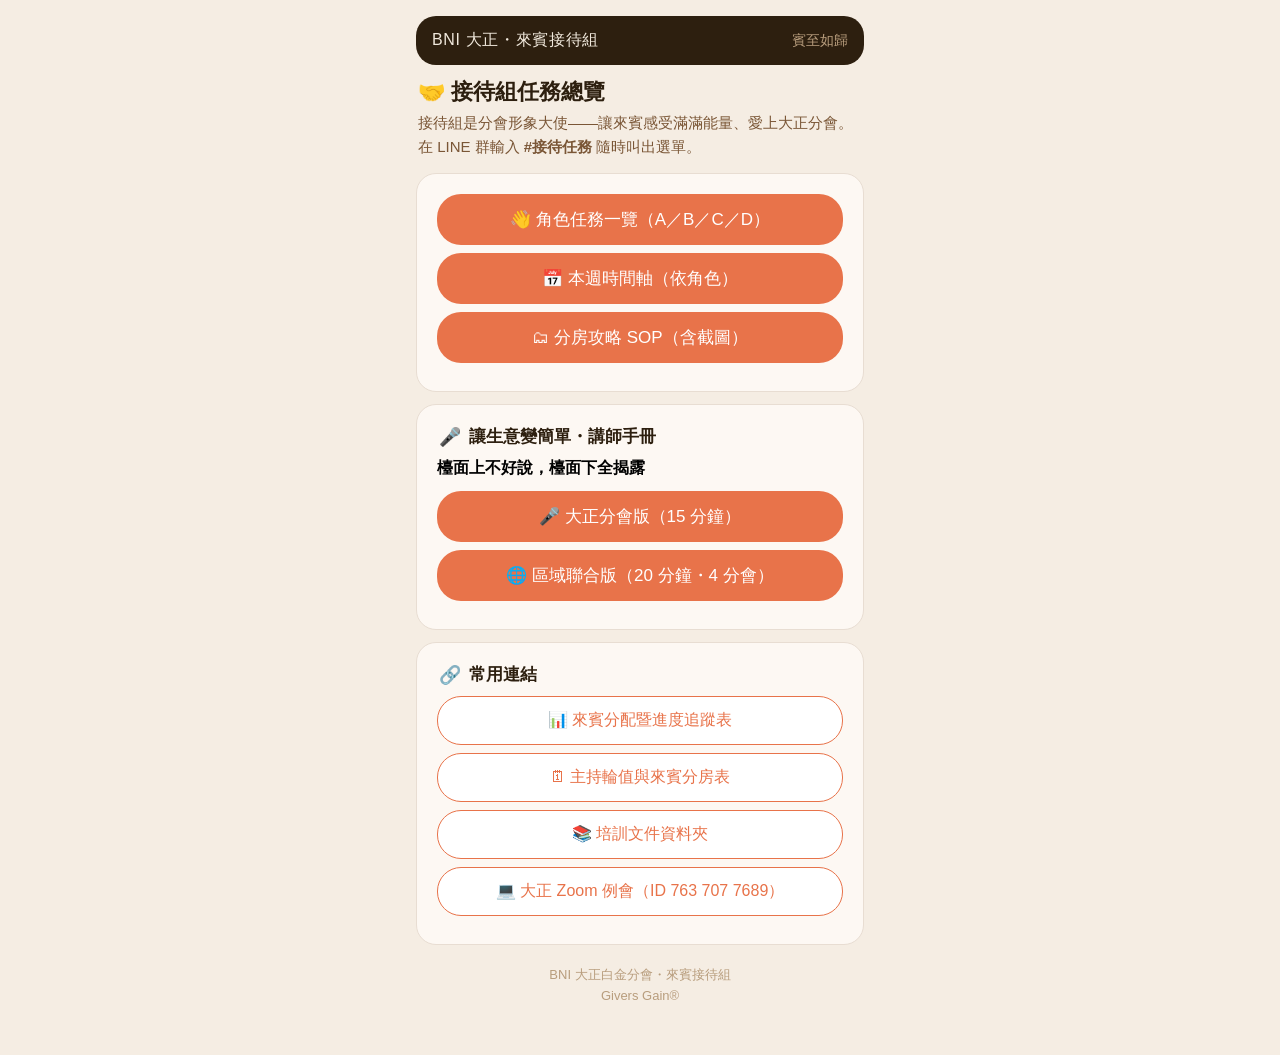
<file: index.html>
<!DOCTYPE html>
<html lang="zh-Hant">
<head>
<meta charset="UTF-8">
<!-- 不進搜尋索引：分會內部工具＋一對一手交資料（/121/ 含生日與居住地）。
     follow 保留，連回 atpifit.com 的連結照樣傳遞。 -->
<meta name="robots" content="noindex, follow">
<meta name="viewport" content="width=device-width, initial-scale=1.0">
<title>來賓接待組任務總覽｜BNI 大正</title>
<link rel="stylesheet" href="style.css">
</head>
<body>
<div class="wrap">

  <div class="topbar">
    <div class="topbar-title">BNI 大正・來賓接待組</div>
    <div class="topbar-sub">賓至如歸</div>
  </div>

  <div class="pagehead">
    <h1>🤝 接待組任務總覽</h1>
    <p>接待組是分會形象大使——讓來賓感受滿滿能量、愛上大正分會。<br>在 LINE 群輸入 <strong>#接待任務</strong> 隨時叫出選單。</p>
  </div>

  <div class="card">
    <a class="btnO" href="roles.html">👋 角色任務一覽（A／B／C／D）</a>
    <a class="btnO" href="timeline.html">📅 本週時間軸（依角色）</a>
    <a class="btnO" href="sop.html">🗂 分房攻略 SOP（含截圖）</a>
  </div>

  <div class="card">
    <div class="section-head" style="margin-top:0"><span class="section-icon">🎤</span><span class="section-title">讓生意變簡單・講師手冊</span></div>
    <p style="margin:0 0 12px;font-weight:700">檯面上不好說，檯面下全揭露</p>
    <a class="btnO" href="speaker/">🎤 大正分會版（15 分鐘）</a>
    <a class="btnO" href="area/">🌐 區域聯合版（20 分鐘・4 分會）</a>
  </div>

  <div class="card">
    <div class="section-head" style="margin-top:0"><span class="section-icon">🔗</span><span class="section-title">常用連結</span></div>
    <a class="btnW" href="https://docs.google.com/spreadsheets/d/1NOJY48MuS-cZXD8kkBErKJHG0PAqk2Z-ab0aBIMKJTo/edit?usp=sharing">📊 來賓分配暨進度追蹤表</a>
    <a class="btnW" href="https://docs.google.com/spreadsheets/d/1a4la-_5O-Pv8jQU31UCBbLTEHQq-geVVfY4Svtw3dMQ/edit?usp=sharing">🗓 主持輪值與來賓分房表</a>
    <a class="btnW" href="https://drive.google.com/drive/folders/1xo_E1az28QByNWkRNPRArFp1DW7CCC63?usp=drive_link">📚 培訓文件資料夾</a>
    <a class="btnW" href="https://us02web.zoom.us/j/7637077689?pwd=b1RHcnNZbm91UmN3aGRiMG0wenFsZz09">💻 大正 Zoom 例會（ID 763 707 7689）</a>
  </div>

  <div class="foot">BNI 大正白金分會・來賓接待組<br>Givers Gain®</div>
</div>
</body>
</html>
</file>
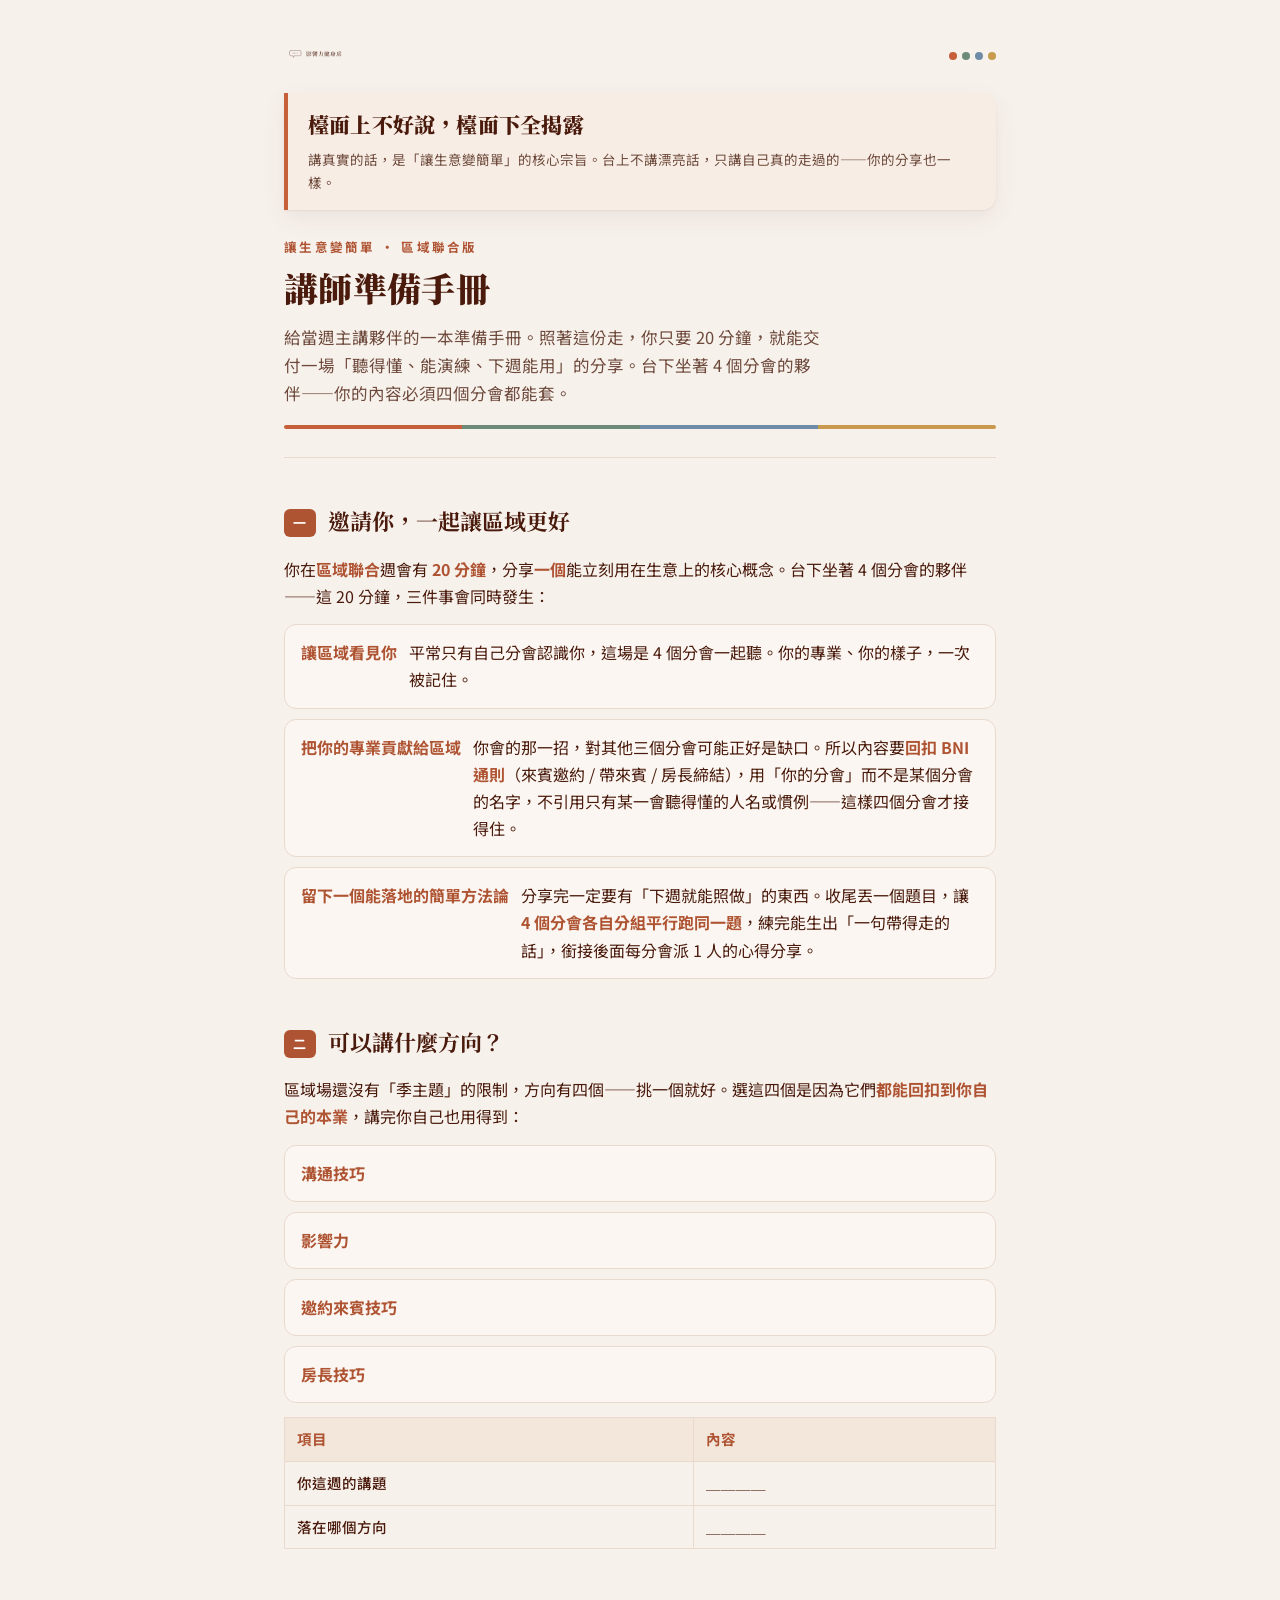
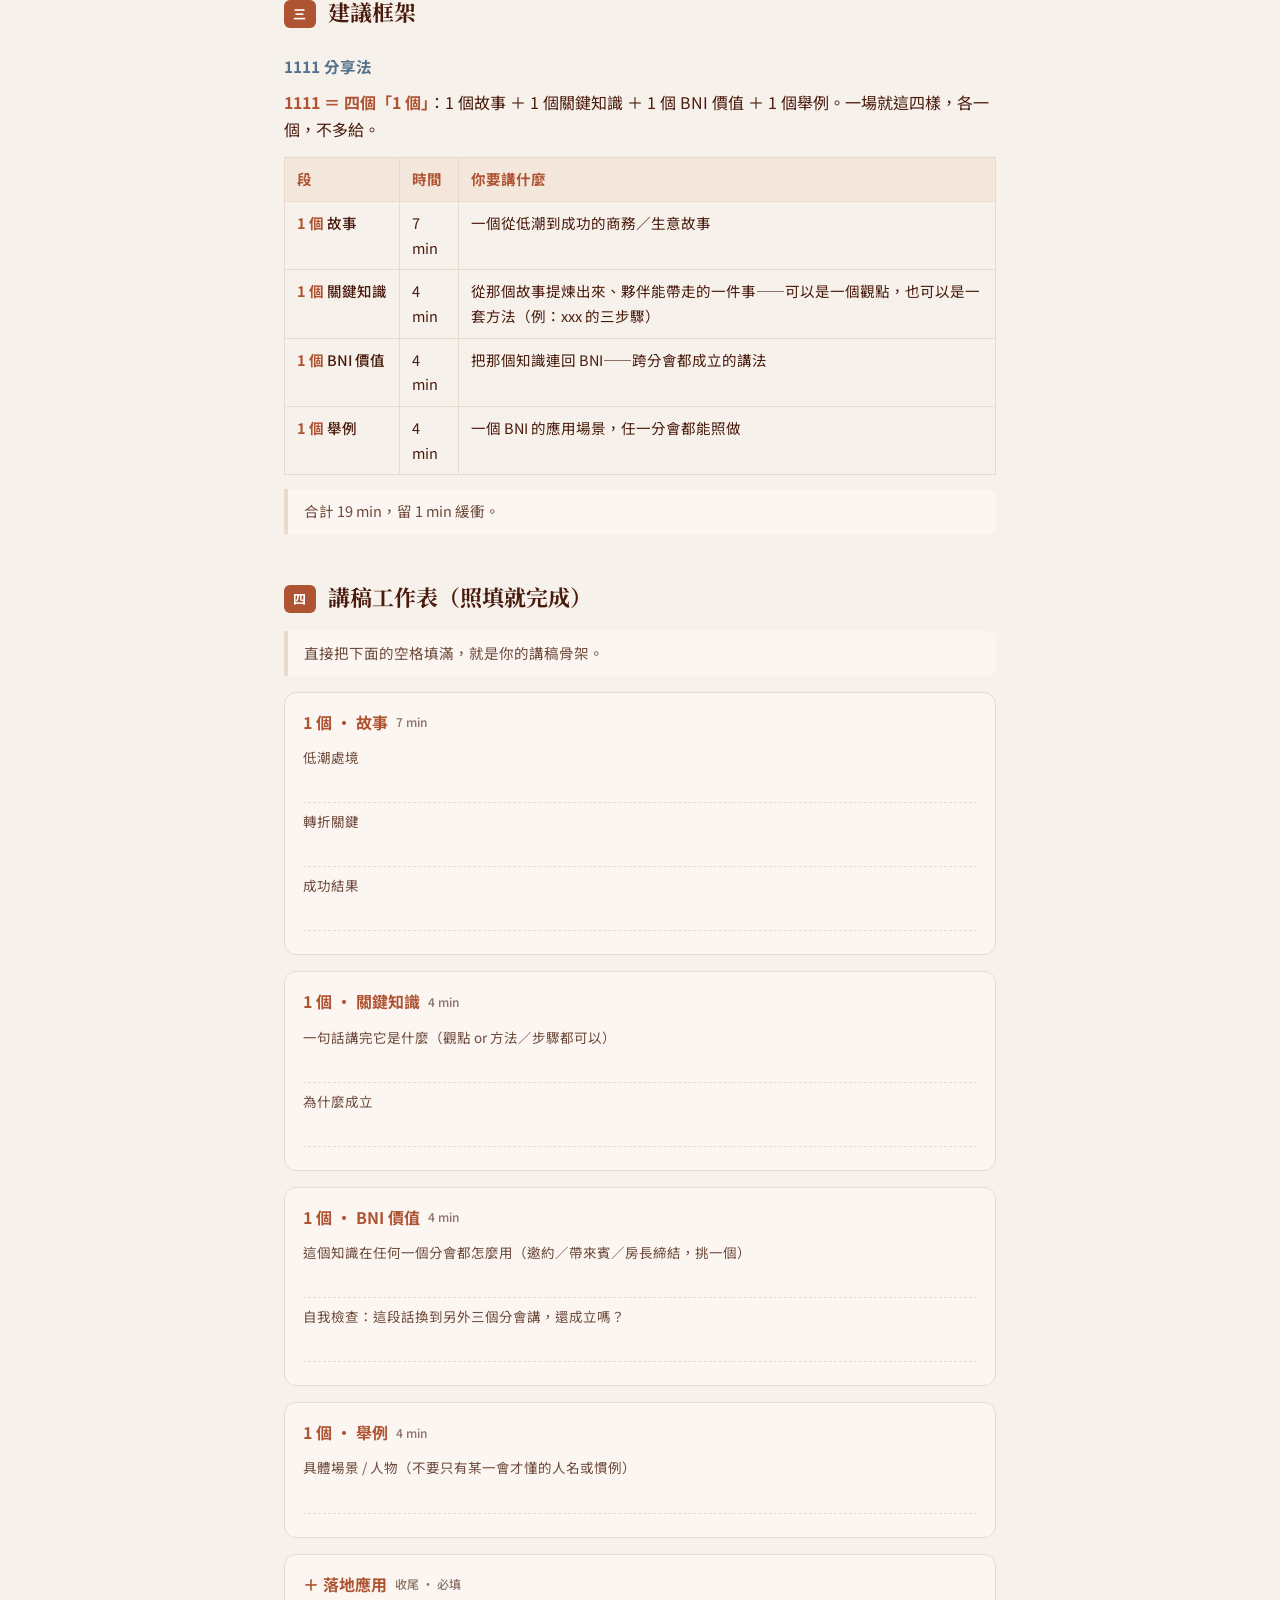
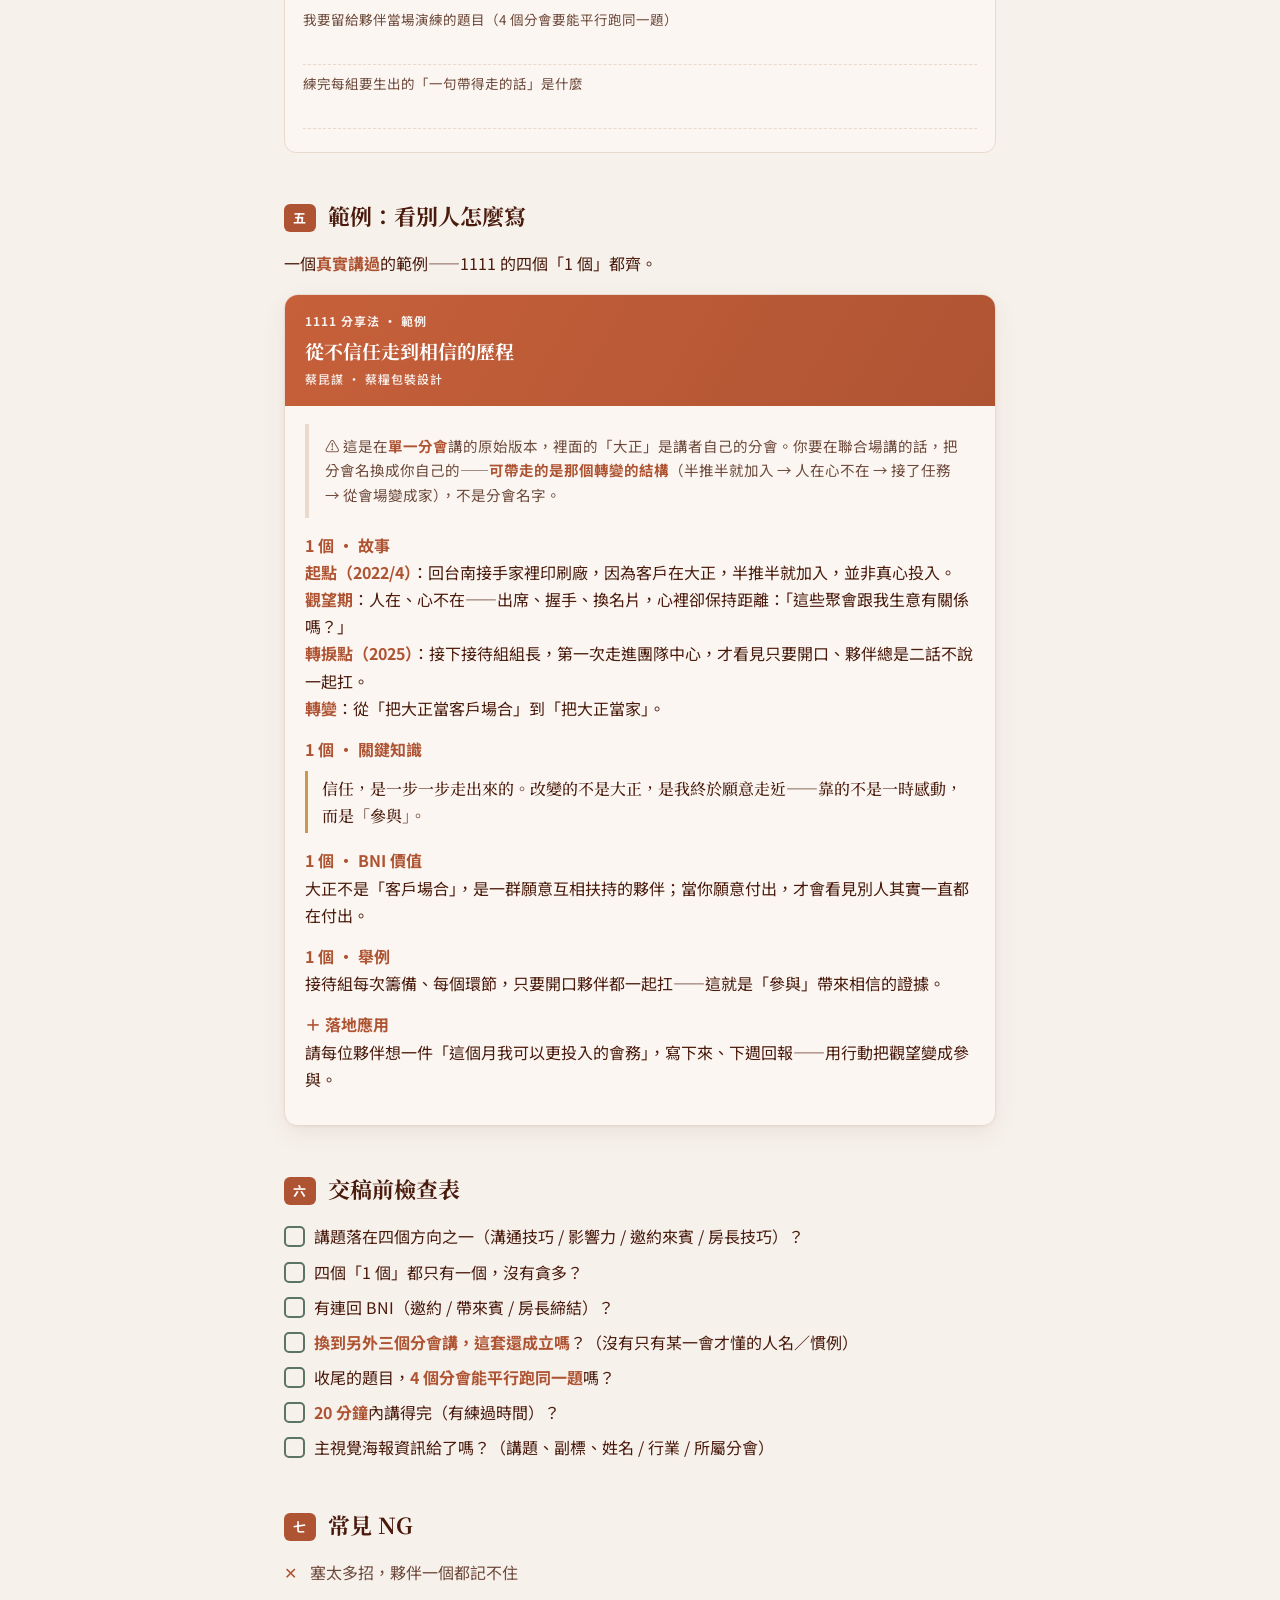
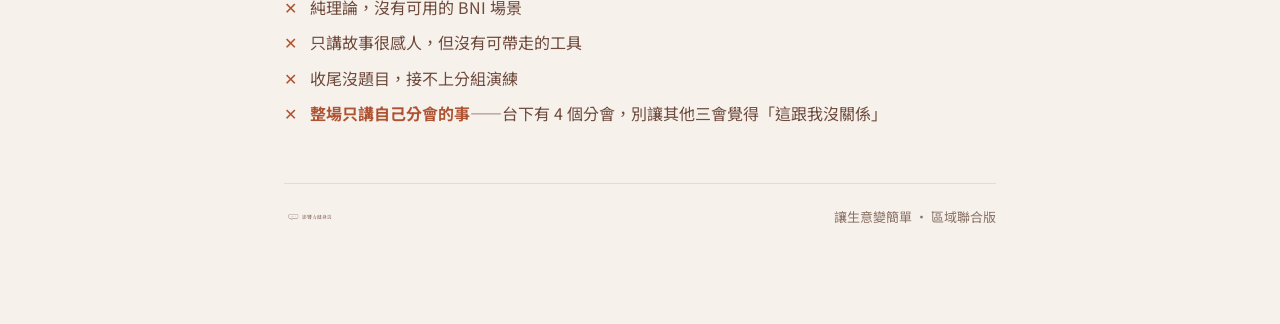
<file: area/index.html>
<!DOCTYPE html><html lang="zh-Hant"><head><meta charset="UTF-8">
<!-- 不進搜尋索引：分會內部講師工具。follow 保留，不影響 atpifit.com 主站。 -->
<meta name="robots" content="noindex, follow">
<meta name="viewport" content="width=device-width, initial-scale=1.0">
<title>講師準備手冊・區域聯合版｜讓生意變簡單</title>
<link rel="preconnect" href="https://fonts.googleapis.com">
<link rel="preconnect" href="https://fonts.gstatic.com" crossorigin>
<link rel="stylesheet" href="https://fonts.googleapis.com/css2?family=Noto+Serif+TC:wght@500;700;900&family=Noto+Sans+TC:wght@400;500;700&display=swap">
<style>
/* 影響力健身房・暖色門面版（鎖 light，鐵則③：暖配淺底、不做深色反轉）
   色彩唯一真相＝productkit 21-品牌色彩系統.md */
:root{
  color-scheme:light;
  --bg:#F7F1EC; --surface:#FBF6F1; --card:#F7EDE4;
  --ink:#4A1B0C; --muted:#6E4A3C; --faint:#8A7266;
  --line:#EAD9CD; --line2:#F3E7DC;
  --action:#C6603A; --action-deep:#AF5433;   /* A：行動色＝A原版；小字用A深版 */
  --A:#C6603A; --A-d:#AF5433;
  --T:#6E8B77; --T-d:#5C7464;
  --P:#6E8CA8; --P-d:#54718D;
  --I:#C99A4E; --I-d:#8E682B;                 /* I 任何文字一律用深版 */
  --shadow:0 1px 2px rgba(74,27,12,.05),0 8px 24px rgba(74,27,12,.07);
}
*{box-sizing:border-box;}
body{margin:0;background:var(--bg);color:var(--ink);
  font-family:"Noto Sans TC",system-ui,sans-serif;line-height:1.7;
  font-size:16px;-webkit-font-smoothing:antialiased;}
.wrap{max-width:760px;margin:0 auto;padding:0 24px 96px;}

/* header */
header{padding:40px 0 28px;border-bottom:1px solid var(--line);margin-bottom:8px;}
.brandrow{display:flex;align-items:center;justify-content:space-between;margin-bottom:26px;}
.brandrow img{height:22px;opacity:.75;}
.brandrow .dots span{display:inline-block;width:8px;height:8px;border-radius:50%;margin-left:5px;vertical-align:middle;}
/* 總包裝 slogan（所有製作物最上面都要出現，真相在 PRD-生意變簡單.md §0） */
.slogan{background:var(--card);border-left:4px solid var(--A);border-radius:0 14px 14px 0;
  padding:16px 20px;margin:0 0 26px;box-shadow:var(--shadow);}
.slogan .s-main{font-family:"Noto Serif TC",serif;font-weight:900;font-size:21px;
  line-height:1.45;letter-spacing:.01em;margin:0;color:var(--ink);}
.slogan .s-sub{font-size:13.5px;color:var(--muted);margin:8px 0 0;}
.eyebrow{font-size:12.5px;letter-spacing:.18em;color:var(--action-deep);font-weight:700;margin:0 0 10px;}
h1{font-family:"Noto Serif TC",serif;font-weight:900;font-size:34px;line-height:1.25;
  margin:0 0 14px;text-wrap:balance;letter-spacing:.01em;}
.lede{color:var(--muted);font-size:16.5px;margin:0;max-width:60ch;}
.rule4{height:4px;border-radius:3px;margin:18px 0 0;
  background:linear-gradient(90deg,var(--A) 0 25%,var(--T) 25% 50%,var(--P) 50% 75%,var(--I) 75% 100%);}

/* sections */
section{margin:44px 0 0;}
h2{font-family:"Noto Serif TC",serif;font-weight:700;font-size:22px;margin:0 0 16px;
  display:flex;align-items:baseline;gap:12px;}
h2 .n{font-family:"Noto Sans TC";font-size:13px;font-weight:700;color:#fff;background:var(--action-deep);
  border-radius:6px;padding:3px 9px;letter-spacing:.05em;flex:none;transform:translateY(-2px);}
h3{font-size:15.5px;font-weight:700;color:var(--P-d);margin:22px 0 8px;}
p{margin:10px 0;}
strong{color:var(--action-deep);}

.card{background:var(--surface);border:1px solid var(--line);border-radius:14px;
  padding:20px 22px;box-shadow:var(--shadow);}
.note{background:var(--surface);border-left:4px solid var(--line);border-radius:0 8px 8px 0;
  padding:10px 16px;color:var(--muted);font-size:14.5px;margin:14px 0;}

/* rules list (三鐵律) */
.rules{list-style:none;padding:0;margin:14px 0;display:grid;gap:10px;}
.rules li{background:var(--surface);border:1px solid var(--line);border-radius:12px;
  padding:14px 16px;display:flex;gap:12px;align-items:flex-start;}
.rules .k{font-weight:700;color:var(--action-deep);flex:none;}

/* table */
.tbl{overflow-x:auto;margin:14px 0;}
table{border-collapse:collapse;width:100%;font-size:14.5px;}
th,td{border:1px solid var(--line);padding:9px 12px;text-align:left;vertical-align:top;}
th{background:var(--line2);color:var(--action-deep);font-weight:700;}
td:first-child{white-space:nowrap;font-weight:500;}

/* worksheet */
.ws{display:grid;gap:16px;margin:16px 0;}
.ws .row{background:var(--surface);border:1px solid var(--line);border-radius:12px;padding:16px 18px;}
.ws .lbl{font-weight:700;color:var(--action-deep);margin-bottom:10px;display:flex;gap:8px;align-items:center;}
.ws .lbl .t{font-size:12px;font-weight:500;color:var(--faint);}
.ws .blank{display:block;border-bottom:1.5px dashed var(--line);min-height:1.7em;margin:7px 0;}
.ws .sub{font-size:13.5px;color:var(--muted);}

/* example cards */
.ex{border-radius:14px;border:1px solid var(--line);overflow:hidden;box-shadow:var(--shadow);margin:16px 0;}
.ex .head{padding:16px 20px;color:#fff;}
.ex.a .head{background:linear-gradient(120deg,var(--A),var(--A-d));}
.ex .badge{font-size:12px;letter-spacing:.08em;opacity:.9;font-weight:700;}
.ex .head h4{margin:4px 0 0;font-family:"Noto Serif TC",serif;font-size:19px;font-weight:700;}
.ex .body{padding:18px 20px;background:var(--surface);}
.ex .step{margin:14px 0;}
.ex .step b{color:var(--action-deep);}
.ex .quote{font-family:"Noto Serif TC",serif;font-size:16px;color:var(--ink);
  border-left:3px solid var(--I);padding:4px 0 4px 14px;margin:8px 0;font-weight:500;}

.check{list-style:none;padding:0;margin:14px 0;display:grid;gap:8px;}
.check li{padding-left:30px;position:relative;}
.check li::before{content:"";position:absolute;left:0;top:3px;width:17px;height:17px;
  border:2px solid var(--T-d);border-radius:5px;}
.ng{list-style:none;padding:0;margin:14px 0;display:grid;gap:8px;}
.ng li{padding-left:26px;position:relative;color:var(--muted);}
.ng li::before{content:"✕";position:absolute;left:0;top:0;color:var(--A-d);font-weight:700;}

footer{margin-top:56px;padding-top:22px;border-top:1px solid var(--line);
  display:flex;align-items:center;justify-content:space-between;flex-wrap:wrap;gap:12px;
  color:var(--faint);font-size:13px;}
footer img{height:18px;opacity:.6;}
@media(max-width:560px){h1{font-size:27px;}.slogan .s-main{font-size:18px;}.wrap{padding:0 18px 64px;}}
</style>
</head><body>

<div class="wrap">
<header>
  <div class="brandrow">
    <img src="[data-uri]" alt="影響力健身房">
    <span class="dots"><span style="background:var(--A)"></span><span style="background:var(--T)"></span><span style="background:var(--P)"></span><span style="background:var(--I)"></span></span>
  </div>
  <div class="slogan">
    <p class="s-main">檯面上不好說，檯面下全揭露</p>
    <p class="s-sub">講真實的話，是「讓生意變簡單」的核心宗旨。台上不講漂亮話，只講自己真的走過的——你的分享也一樣。</p>
  </div>
  <p class="eyebrow">讓生意變簡單 · 區域聯合版</p>
  <h1>講師準備手冊</h1>
  <p class="lede">給當週主講夥伴的一本準備手冊。照著這份走，你只要 20 分鐘，就能交付一場「聽得懂、能演練、下週能用」的分享。台下坐著 4 個分會的夥伴——你的內容必須四個分會都能套。</p>
  <div class="rule4"></div>
</header>

<section>
  <h2><span class="n">一</span>邀請你，一起讓區域更好</h2>
  <p>你在<strong>區域聯合</strong>週會有 <strong>20 分鐘</strong>，分享<strong>一個</strong>能立刻用在生意上的核心概念。台下坐著 4 個分會的夥伴——這 20 分鐘，三件事會同時發生：</p>
  <ul class="rules">
    <li><span class="k">讓區域看見你</span><span>平常只有自己分會認識你，這場是 4 個分會一起聽。你的專業、你的樣子，一次被記住。</span></li>
    <li><span class="k">把你的專業貢獻給區域</span><span>你會的那一招，對其他三個分會可能正好是缺口。所以內容要<strong>回扣 BNI 通則</strong>（來賓邀約 / 帶來賓 / 房長締結），用「你的分會」而不是某個分會的名字，不引用只有某一會聽得懂的人名或慣例——這樣四個分會才接得住。</span></li>
    <li><span class="k">留下一個能落地的簡單方法論</span><span>分享完一定要有「下週就能照做」的東西。收尾丟一個題目，讓 <strong>4 個分會各自分組平行跑同一題</strong>，練完能生出「一句帶得走的話」，銜接後面每分會派 1 人的心得分享。</span></li>
  </ul>
</section>

<section>
  <h2><span class="n">二</span>可以講什麼方向？</h2>
  <p>區域場還沒有「季主題」的限制，方向有四個——挑一個就好。選這四個是因為它們<strong>都能回扣到你自己的本業</strong>，講完你自己也用得到：</p>
  <ul class="rules">
    <li><span class="k">溝通技巧</span></li>
    <li><span class="k">影響力</span></li>
    <li><span class="k">邀約來賓技巧</span></li>
    <li><span class="k">房長技巧</span></li>
  </ul>
  <div class="tbl"><table>
    <tr><th>項目</th><th>內容</th></tr>
    <tr><td>你這週的講題</td><td>＿＿＿＿</td></tr>
    <tr><td>落在哪個方向</td><td>＿＿＿＿</td></tr>
  </table></div>
</section>

<section>
  <h2><span class="n">三</span>建議框架</h2>
  <h3>1111 分享法</h3>
  <p><strong>1111 ＝ 四個「1 個」</strong>：1 個故事 ＋ 1 個關鍵知識 ＋ 1 個 BNI 價值 ＋ 1 個舉例。一場就這四樣，各一個，不多給。</p>
  <div class="tbl"><table>
    <tr><th>段</th><th>時間</th><th>你要講什麼</th></tr>
    <tr><td><strong>1 個</strong> 故事</td><td>7 min</td><td>一個從低潮到成功的商務／生意故事</td></tr>
    <tr><td><strong>1 個</strong> 關鍵知識</td><td>4 min</td><td>從那個故事提煉出來、夥伴能帶走的一件事——可以是一個觀點，也可以是一套方法（例：xxx 的三步驟）</td></tr>
    <tr><td><strong>1 個</strong> BNI 價值</td><td>4 min</td><td>把那個知識連回 BNI——跨分會都成立的講法</td></tr>
    <tr><td><strong>1 個</strong> 舉例</td><td>4 min</td><td>一個 BNI 的應用場景，任一分會都能照做</td></tr>
  </table></div>
  <div class="note">合計 19 min，留 1 min 緩衝。</div>
</section>

<section>
  <h2><span class="n">四</span>講稿工作表（照填就完成）</h2>
  <div class="note">直接把下面的空格填滿，就是你的講稿骨架。</div>
  <div class="ws">
    <div class="row"><div class="lbl">1 個 · 故事 <span class="t">7 min</span></div>
      <div class="sub">低潮處境</div><span class="blank"></span>
      <div class="sub">轉折關鍵</div><span class="blank"></span>
      <div class="sub">成功結果</div><span class="blank"></span></div>
    <div class="row"><div class="lbl">1 個 · 關鍵知識 <span class="t">4 min</span></div>
      <div class="sub">一句話講完它是什麼（觀點 or 方法／步驟都可以）</div><span class="blank"></span>
      <div class="sub">為什麼成立</div><span class="blank"></span></div>
    <div class="row"><div class="lbl">1 個 · BNI 價值 <span class="t">4 min</span></div>
      <div class="sub">這個知識在任何一個分會都怎麼用（邀約／帶來賓／房長締結，挑一個）</div><span class="blank"></span>
      <div class="sub">自我檢查：這段話換到另外三個分會講，還成立嗎？</div><span class="blank"></span></div>
    <div class="row"><div class="lbl">1 個 · 舉例 <span class="t">4 min</span></div>
      <div class="sub">具體場景 / 人物（不要只有某一會才懂的人名或慣例）</div><span class="blank"></span></div>
    <div class="row"><div class="lbl">＋ 落地應用 <span class="t">收尾 · 必填</span></div>
      <div class="sub">我要留給夥伴當場演練的題目（4 個分會要能平行跑同一題）</div><span class="blank"></span>
      <div class="sub">練完每組要生出的「一句帶得走的話」是什麼</div><span class="blank"></span></div>
  </div>
</section>

<section>
  <h2><span class="n">五</span>範例：看別人怎麼寫</h2>
  <p>一個<strong>真實講過</strong>的範例——1111 的四個「1 個」都齊。</p>

  <div class="ex a">
    <div class="head"><div class="badge">1111 分享法 · 範例</div>
      <h4>從不信任走到相信的歷程</h4>
      <div class="badge" style="font-weight:500;margin-top:2px">蔡昆謀 · 蔡糧包裝設計</div></div>
    <div class="body">
      <div class="note" style="margin-top:0">⚠️ 這是在<strong>單一分會</strong>講的原始版本，裡面的「大正」是講者自己的分會。你要在聯合場講的話，把分會名換成你自己的——<strong>可帶走的是那個轉變的結構</strong>（半推半就加入 → 人在心不在 → 接了任務 → 從會場變成家），不是分會名字。</div>
      <div class="step"><b>1 個 · 故事</b><br>
        <b>起點（2022/4）</b>：回台南接手家裡印刷廠，因為客戶在大正，半推半就加入，並非真心投入。<br>
        <b>觀望期</b>：人在、心不在——出席、握手、換名片，心裡卻保持距離：「這些聚會跟我生意有關係嗎？」<br>
        <b>轉捩點（2025）</b>：接下接待組組長，第一次走進團隊中心，才看見只要開口、夥伴總是二話不說一起扛。<br>
        <b>轉變</b>：從「把大正當客戶場合」到「把大正當家」。</div>
      <div class="step"><b>1 個 · 關鍵知識</b>
        <div class="quote">信任，是一步一步走出來的。改變的不是大正，是我終於願意走近——靠的不是一時感動，而是「參與」。</div></div>
      <div class="step"><b>1 個 · BNI 價值</b><br>大正不是「客戶場合」，是一群願意互相扶持的夥伴；當你願意付出，才會看見別人其實一直都在付出。</div>
      <div class="step"><b>1 個 · 舉例</b><br>接待組每次籌備、每個環節，只要開口夥伴都一起扛——這就是「參與」帶來相信的證據。</div>
      <div class="step"><b>＋ 落地應用</b><br>請每位夥伴想一件「這個月我可以更投入的會務」，寫下來、下週回報——用行動把觀望變成參與。</div>
    </div>
  </div>
</section>

<section>
  <h2><span class="n">六</span>交稿前檢查表</h2>
  <ul class="check">
    <li>講題落在四個方向之一（溝通技巧 / 影響力 / 邀約來賓 / 房長技巧）？</li>
    <li>四個「1 個」都只有一個，沒有貪多？</li>
    <li>有連回 BNI（邀約 / 帶來賓 / 房長締結）？</li>
    <li><strong>換到另外三個分會講，這套還成立嗎</strong>？（沒有只有某一會才懂的人名／慣例）</li>
    <li>收尾的題目，<strong>4 個分會能平行跑同一題</strong>嗎？</li>
    <li><strong>20 分鐘</strong>內講得完（有練過時間）？</li>
    <li>主視覺海報資訊給了嗎？（講題、副標、姓名 / 行業 / 所屬分會）</li>
  </ul>
</section>

<section>
  <h2><span class="n">七</span>常見 NG</h2>
  <ul class="ng">
    <li>塞太多招，夥伴一個都記不住</li>
    <li>純理論，沒有可用的 BNI 場景</li>
    <li>只講故事很感人，但沒有可帶走的工具</li>
    <li>收尾沒題目，接不上分組演練</li>
    <li><strong>整場只講自己分會的事</strong>——台下有 4 個分會，別讓其他三會覺得「這跟我沒關係」</li>
  </ul>
</section>

<footer>
  <img src="[data-uri]" alt="影響力健身房">
  <span>讓生意變簡單 · 區域聯合版</span>
</footer>
</div>
</body></html>
</file>
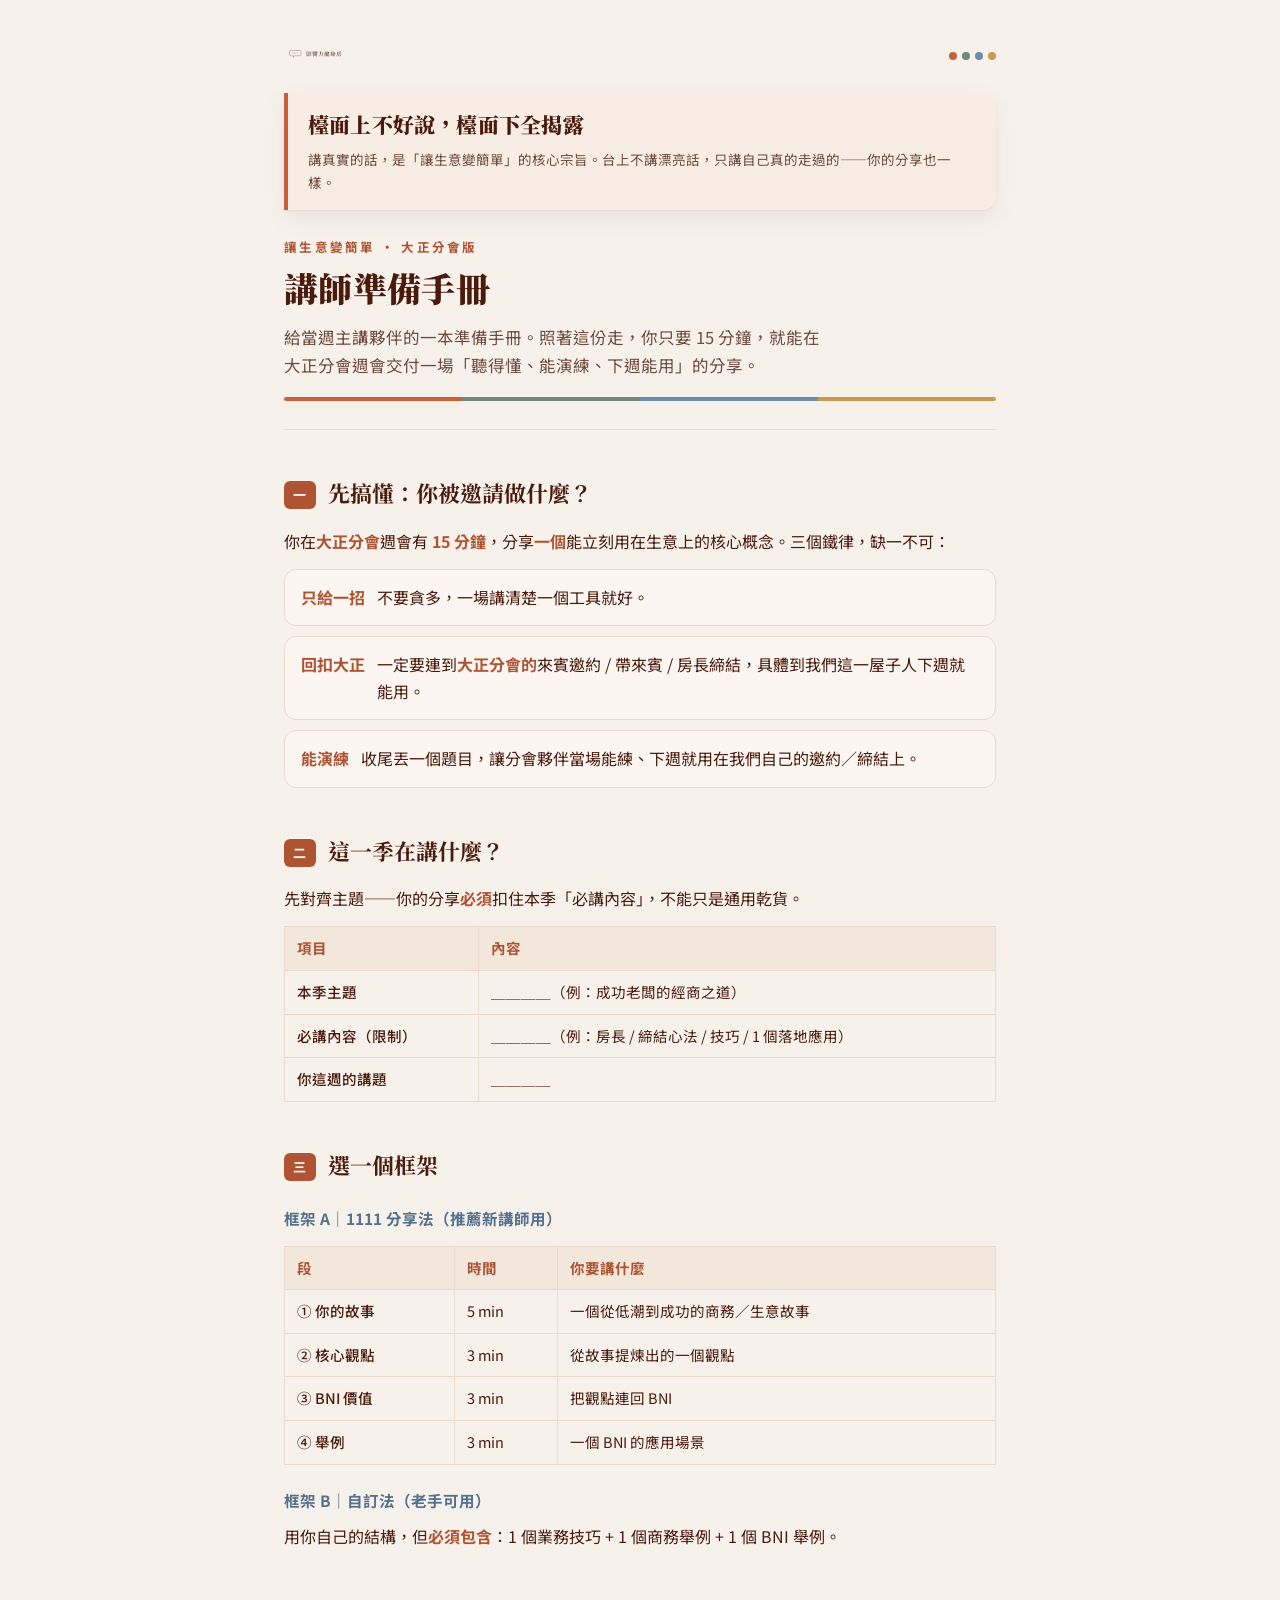
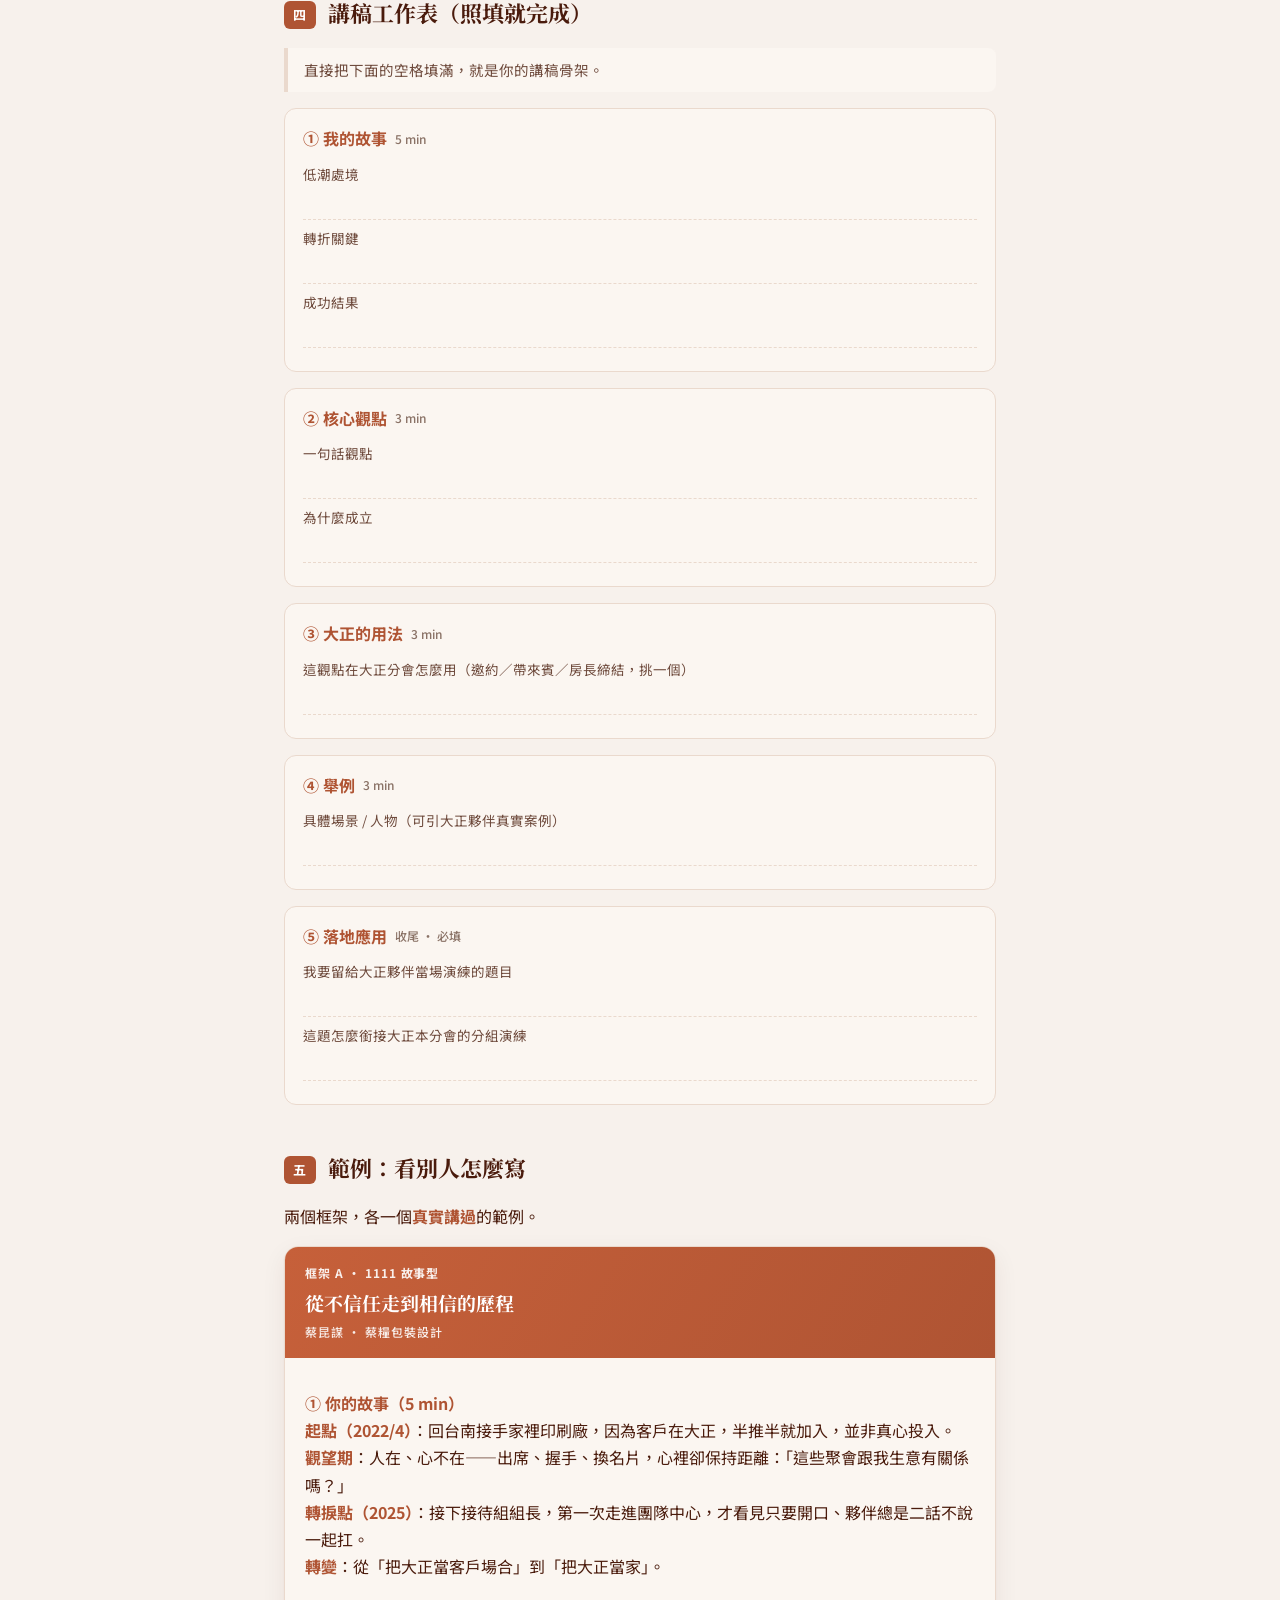
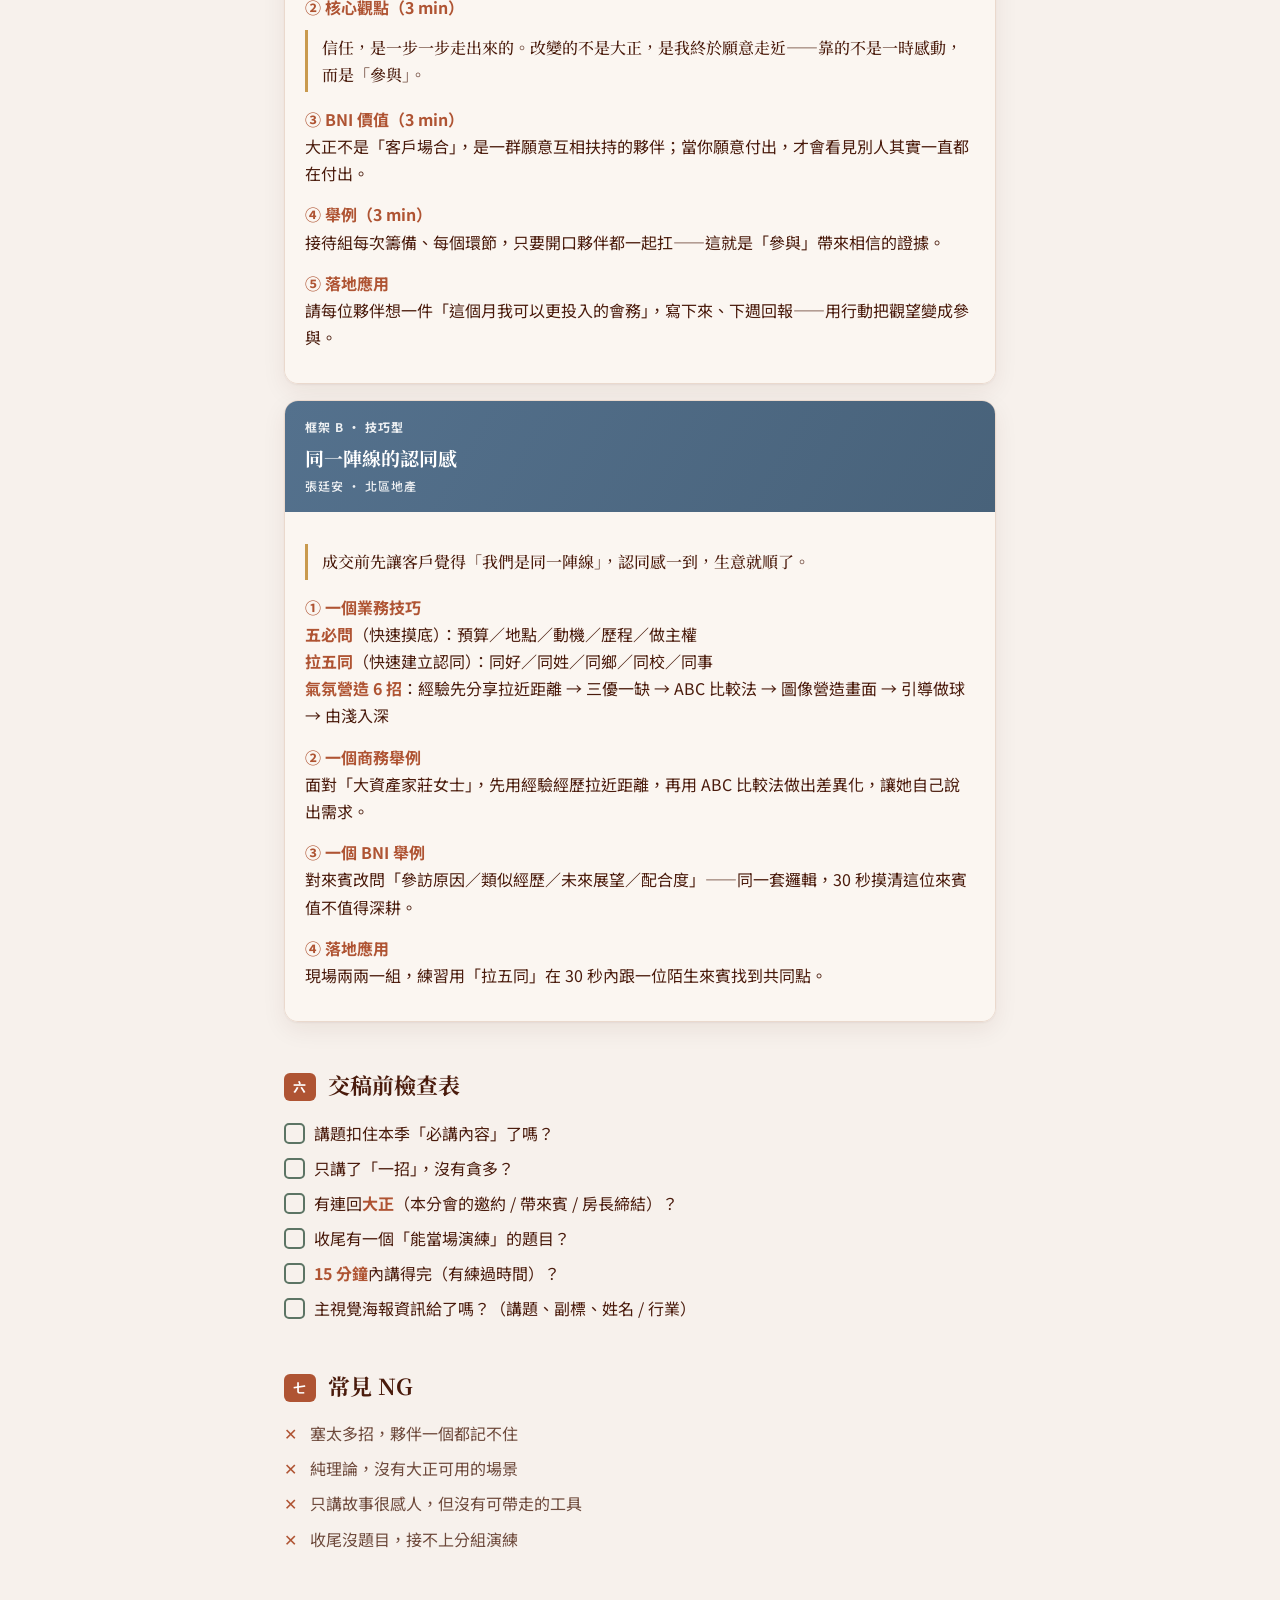
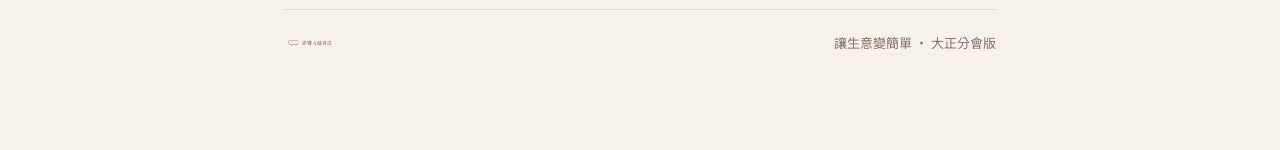
<file: speaker/index.html>
<!DOCTYPE html><html lang="zh-Hant"><head><meta charset="UTF-8">
<!-- 不進搜尋索引：分會內部講師工具。follow 保留，不影響 atpifit.com 主站。 -->
<meta name="robots" content="noindex, follow">
<meta name="viewport" content="width=device-width, initial-scale=1.0">
<title>講師準備手冊・大正分會版｜讓生意變簡單</title>
<link rel="preconnect" href="https://fonts.googleapis.com">
<link rel="preconnect" href="https://fonts.gstatic.com" crossorigin>
<link rel="stylesheet" href="https://fonts.googleapis.com/css2?family=Noto+Serif+TC:wght@500;700;900&family=Noto+Sans+TC:wght@400;500;700&display=swap">
<style>
/* 影響力健身房・暖色門面版（鎖 light，鐵則③：暖配淺底、不做深色反轉）
   色彩唯一真相＝productkit 21-品牌色彩系統.md */
:root{
  color-scheme:light;
  --bg:#F7F1EC; --surface:#FBF6F1; --card:#F7EDE4;
  --ink:#4A1B0C; --muted:#6E4A3C; --faint:#8A7266;
  --line:#EAD9CD; --line2:#F3E7DC;
  --action:#C6603A; --action-deep:#AF5433;   /* A：行動色＝A原版；小字用A深版 */
  --A:#C6603A; --A-d:#AF5433;
  --T:#6E8B77; --T-d:#5C7464;
  --P:#6E8CA8; --P-d:#54718D;
  --I:#C99A4E; --I-d:#8E682B;                 /* I 任何文字一律用深版 */
  --shadow:0 1px 2px rgba(74,27,12,.05),0 8px 24px rgba(74,27,12,.07);
}
*{box-sizing:border-box;}
body{margin:0;background:var(--bg);color:var(--ink);
  font-family:"Noto Sans TC",system-ui,sans-serif;line-height:1.7;
  font-size:16px;-webkit-font-smoothing:antialiased;}
.wrap{max-width:760px;margin:0 auto;padding:0 24px 96px;}

/* header */
header{padding:40px 0 28px;border-bottom:1px solid var(--line);margin-bottom:8px;}
.brandrow{display:flex;align-items:center;justify-content:space-between;margin-bottom:26px;}
.brandrow img{height:22px;opacity:.75;}
.brandrow .dots span{display:inline-block;width:8px;height:8px;border-radius:50%;margin-left:5px;vertical-align:middle;}
/* 總包裝 slogan（所有製作物最上面都要出現，真相在 PRD-生意變簡單.md §0） */
.slogan{background:var(--card);border-left:4px solid var(--A);border-radius:0 14px 14px 0;
  padding:16px 20px;margin:0 0 26px;box-shadow:var(--shadow);}
.slogan .s-main{font-family:"Noto Serif TC",serif;font-weight:900;font-size:21px;
  line-height:1.45;letter-spacing:.01em;margin:0;color:var(--ink);}
.slogan .s-sub{font-size:13.5px;color:var(--muted);margin:8px 0 0;}
.eyebrow{font-size:12.5px;letter-spacing:.18em;color:var(--action-deep);font-weight:700;margin:0 0 10px;}
h1{font-family:"Noto Serif TC",serif;font-weight:900;font-size:34px;line-height:1.25;
  margin:0 0 14px;text-wrap:balance;letter-spacing:.01em;}
.lede{color:var(--muted);font-size:16.5px;margin:0;max-width:60ch;}
.rule4{height:4px;border-radius:3px;margin:18px 0 0;
  background:linear-gradient(90deg,var(--A) 0 25%,var(--T) 25% 50%,var(--P) 50% 75%,var(--I) 75% 100%);}

/* sections */
section{margin:44px 0 0;}
h2{font-family:"Noto Serif TC",serif;font-weight:700;font-size:22px;margin:0 0 16px;
  display:flex;align-items:baseline;gap:12px;}
h2 .n{font-family:"Noto Sans TC";font-size:13px;font-weight:700;color:#fff;background:var(--action-deep);
  border-radius:6px;padding:3px 9px;letter-spacing:.05em;flex:none;transform:translateY(-2px);}
h3{font-size:15.5px;font-weight:700;color:var(--P-d);margin:22px 0 8px;}
p{margin:10px 0;}
strong{color:var(--action-deep);}

.card{background:var(--surface);border:1px solid var(--line);border-radius:14px;
  padding:20px 22px;box-shadow:var(--shadow);}
.note{background:var(--surface);border-left:4px solid var(--line);border-radius:0 8px 8px 0;
  padding:10px 16px;color:var(--muted);font-size:14.5px;margin:14px 0;}

/* rules list (三鐵律) */
.rules{list-style:none;padding:0;margin:14px 0;display:grid;gap:10px;}
.rules li{background:var(--surface);border:1px solid var(--line);border-radius:12px;
  padding:14px 16px;display:flex;gap:12px;align-items:flex-start;}
.rules .k{font-weight:700;color:var(--action-deep);flex:none;}

/* table */
.tbl{overflow-x:auto;margin:14px 0;}
table{border-collapse:collapse;width:100%;font-size:14.5px;}
th,td{border:1px solid var(--line);padding:9px 12px;text-align:left;vertical-align:top;}
th{background:var(--line2);color:var(--action-deep);font-weight:700;}
td:first-child{white-space:nowrap;font-weight:500;}

/* worksheet */
.ws{display:grid;gap:16px;margin:16px 0;}
.ws .row{background:var(--surface);border:1px solid var(--line);border-radius:12px;padding:16px 18px;}
.ws .lbl{font-weight:700;color:var(--action-deep);margin-bottom:10px;display:flex;gap:8px;align-items:center;}
.ws .lbl .t{font-size:12px;font-weight:500;color:var(--faint);}
.ws .blank{display:block;border-bottom:1.5px dashed var(--line);min-height:1.7em;margin:7px 0;}
.ws .sub{font-size:13.5px;color:var(--muted);}

/* example cards */
.ex{border-radius:14px;border:1px solid var(--line);overflow:hidden;box-shadow:var(--shadow);margin:16px 0;}
.ex .head{padding:16px 20px;color:#fff;}
.ex.a .head{background:linear-gradient(120deg,var(--A),var(--A-d));}
.ex.b .head{background:linear-gradient(120deg,var(--P-d),#48627a);}
.ex .badge{font-size:12px;letter-spacing:.08em;opacity:.9;font-weight:700;}
.ex .head h4{margin:4px 0 0;font-family:"Noto Serif TC",serif;font-size:19px;font-weight:700;}
.ex .body{padding:18px 20px;background:var(--surface);}
.ex .step{margin:14px 0;}
.ex .step b{color:var(--action-deep);}
.ex .quote{font-family:"Noto Serif TC",serif;font-size:16px;color:var(--ink);
  border-left:3px solid var(--I);padding:4px 0 4px 14px;margin:8px 0;font-weight:500;}

.check{list-style:none;padding:0;margin:14px 0;display:grid;gap:8px;}
.check li{padding-left:30px;position:relative;}
.check li::before{content:"";position:absolute;left:0;top:3px;width:17px;height:17px;
  border:2px solid var(--T-d);border-radius:5px;}
.ng{list-style:none;padding:0;margin:14px 0;display:grid;gap:8px;}
.ng li{padding-left:26px;position:relative;color:var(--muted);}
.ng li::before{content:"✕";position:absolute;left:0;top:0;color:var(--A-d);font-weight:700;}

footer{margin-top:56px;padding-top:22px;border-top:1px solid var(--line);
  display:flex;align-items:center;justify-content:space-between;flex-wrap:wrap;gap:12px;
  color:var(--faint);font-size:13px;}
footer img{height:18px;opacity:.6;}
@media(max-width:560px){h1{font-size:27px;}.slogan .s-main{font-size:18px;}.wrap{padding:0 18px 64px;}}
</style>
</head><body>

<div class="wrap">
<header>
  <div class="brandrow">
    <img src="[data-uri]" alt="影響力健身房">
    <span class="dots"><span style="background:var(--A)"></span><span style="background:var(--T)"></span><span style="background:var(--P)"></span><span style="background:var(--I)"></span></span>
  </div>
  <div class="slogan">
    <p class="s-main">檯面上不好說，檯面下全揭露</p>
    <p class="s-sub">講真實的話，是「讓生意變簡單」的核心宗旨。台上不講漂亮話，只講自己真的走過的——你的分享也一樣。</p>
  </div>
  <p class="eyebrow">讓生意變簡單 · 大正分會版</p>
  <h1>講師準備手冊</h1>
  <p class="lede">給當週主講夥伴的一本準備手冊。照著這份走，你只要 15 分鐘，就能在大正分會週會交付一場「聽得懂、能演練、下週能用」的分享。</p>
  <div class="rule4"></div>
</header>

<section>
  <h2><span class="n">一</span>先搞懂：你被邀請做什麼？</h2>
  <p>你在<strong>大正分會</strong>週會有 <strong>15 分鐘</strong>，分享<strong>一個</strong>能立刻用在生意上的核心概念。三個鐵律，缺一不可：</p>
  <ul class="rules">
    <li><span class="k">只給一招</span><span>不要貪多，一場講清楚一個工具就好。</span></li>
    <li><span class="k">回扣大正</span><span>一定要連到<strong>大正分會的</strong>來賓邀約 / 帶來賓 / 房長締結，具體到我們這一屋子人下週就能用。</span></li>
    <li><span class="k">能演練</span><span>收尾丟一個題目，讓分會夥伴當場能練、下週就用在我們自己的邀約／締結上。</span></li>
  </ul>
</section>

<section>
  <h2><span class="n">二</span>這一季在講什麼？</h2>
  <p>先對齊主題——你的分享<strong>必須</strong>扣住本季「必講內容」，不能只是通用乾貨。</p>
  <div class="tbl"><table>
    <tr><th>項目</th><th>內容</th></tr>
    <tr><td>本季主題</td><td>＿＿＿＿（例：成功老闆的經商之道）</td></tr>
    <tr><td>必講內容（限制）</td><td>＿＿＿＿（例：房長 / 締結心法 / 技巧 / 1 個落地應用）</td></tr>
    <tr><td>你這週的講題</td><td>＿＿＿＿</td></tr>
  </table></div>
</section>

<section>
  <h2><span class="n">三</span>選一個框架</h2>
  <h3>框架 A｜1111 分享法（推薦新講師用）</h3>
  <div class="tbl"><table>
    <tr><th>段</th><th>時間</th><th>你要講什麼</th></tr>
    <tr><td>① 你的故事</td><td>5 min</td><td>一個從低潮到成功的商務／生意故事</td></tr>
    <tr><td>② 核心觀點</td><td>3 min</td><td>從故事提煉出的一個觀點</td></tr>
    <tr><td>③ BNI 價值</td><td>3 min</td><td>把觀點連回 BNI</td></tr>
    <tr><td>④ 舉例</td><td>3 min</td><td>一個 BNI 的應用場景</td></tr>
  </table></div>
  <h3>框架 B｜自訂法（老手可用）</h3>
  <p>用你自己的結構，但<strong>必須包含</strong>：1 個業務技巧 + 1 個商務舉例 + 1 個 BNI 舉例。</p>
</section>

<section>
  <h2><span class="n">四</span>講稿工作表（照填就完成）</h2>
  <div class="note">直接把下面的空格填滿，就是你的講稿骨架。</div>
  <div class="ws">
    <div class="row"><div class="lbl">① 我的故事 <span class="t">5 min</span></div>
      <div class="sub">低潮處境</div><span class="blank"></span>
      <div class="sub">轉折關鍵</div><span class="blank"></span>
      <div class="sub">成功結果</div><span class="blank"></span></div>
    <div class="row"><div class="lbl">② 核心觀點 <span class="t">3 min</span></div>
      <div class="sub">一句話觀點</div><span class="blank"></span>
      <div class="sub">為什麼成立</div><span class="blank"></span></div>
    <div class="row"><div class="lbl">③ 大正的用法 <span class="t">3 min</span></div>
      <div class="sub">這觀點在大正分會怎麼用（邀約／帶來賓／房長締結，挑一個）</div><span class="blank"></span></div>
    <div class="row"><div class="lbl">④ 舉例 <span class="t">3 min</span></div>
      <div class="sub">具體場景 / 人物（可引大正夥伴真實案例）</div><span class="blank"></span></div>
    <div class="row"><div class="lbl">⑤ 落地應用 <span class="t">收尾 · 必填</span></div>
      <div class="sub">我要留給大正夥伴當場演練的題目</div><span class="blank"></span>
      <div class="sub">這題怎麼銜接大正本分會的分組演練</div><span class="blank"></span></div>
  </div>
</section>

<section>
  <h2><span class="n">五</span>範例：看別人怎麼寫</h2>
  <p>兩個框架，各一個<strong>真實講過</strong>的範例。</p>

  <div class="ex a">
    <div class="head"><div class="badge">框架 A · 1111 故事型</div>
      <h4>從不信任走到相信的歷程</h4>
      <div class="badge" style="font-weight:500;margin-top:2px">蔡昆謀 · 蔡糧包裝設計</div></div>
    <div class="body">
      <div class="step"><b>① 你的故事（5 min）</b><br>
        <b>起點（2022/4）</b>：回台南接手家裡印刷廠，因為客戶在大正，半推半就加入，並非真心投入。<br>
        <b>觀望期</b>：人在、心不在——出席、握手、換名片，心裡卻保持距離：「這些聚會跟我生意有關係嗎？」<br>
        <b>轉捩點（2025）</b>：接下接待組組長，第一次走進團隊中心，才看見只要開口、夥伴總是二話不說一起扛。<br>
        <b>轉變</b>：從「把大正當客戶場合」到「把大正當家」。</div>
      <div class="step"><b>② 核心觀點（3 min）</b>
        <div class="quote">信任，是一步一步走出來的。改變的不是大正，是我終於願意走近——靠的不是一時感動，而是「參與」。</div></div>
      <div class="step"><b>③ BNI 價值（3 min）</b><br>大正不是「客戶場合」，是一群願意互相扶持的夥伴；當你願意付出，才會看見別人其實一直都在付出。</div>
      <div class="step"><b>④ 舉例（3 min）</b><br>接待組每次籌備、每個環節，只要開口夥伴都一起扛——這就是「參與」帶來相信的證據。</div>
      <div class="step"><b>⑤ 落地應用</b><br>請每位夥伴想一件「這個月我可以更投入的會務」，寫下來、下週回報——用行動把觀望變成參與。</div>
    </div>
  </div>

  <div class="ex b">
    <div class="head"><div class="badge">框架 B · 技巧型</div>
      <h4>同一陣線的認同感</h4>
      <div class="badge" style="font-weight:500;margin-top:2px">張廷安 · 北區地產</div></div>
    <div class="body">
      <div class="step"><div class="quote">成交前先讓客戶覺得「我們是同一陣線」，認同感一到，生意就順了。</div></div>
      <div class="step"><b>① 一個業務技巧</b><br>
        <b>五必問</b>（快速摸底）：預算／地點／動機／歷程／做主權<br>
        <b>拉五同</b>（快速建立認同）：同好／同姓／同鄉／同校／同事<br>
        <b>氣氛營造 6 招</b>：經驗先分享拉近距離 → 三優一缺 → ABC 比較法 → 圖像營造畫面 → 引導做球 → 由淺入深</div>
      <div class="step"><b>② 一個商務舉例</b><br>面對「大資產家莊女士」，先用經驗經歷拉近距離，再用 ABC 比較法做出差異化，讓她自己說出需求。</div>
      <div class="step"><b>③ 一個 BNI 舉例</b><br>對來賓改問「參訪原因／類似經歷／未來展望／配合度」——同一套邏輯，30 秒摸清這位來賓值不值得深耕。</div>
      <div class="step"><b>④ 落地應用</b><br>現場兩兩一組，練習用「拉五同」在 30 秒內跟一位陌生來賓找到共同點。</div>
    </div>
  </div>
</section>

<section>
  <h2><span class="n">六</span>交稿前檢查表</h2>
  <ul class="check">
    <li>講題扣住本季「必講內容」了嗎？</li>
    <li>只講了「一招」，沒有貪多？</li>
    <li>有連回<strong>大正</strong>（本分會的邀約 / 帶來賓 / 房長締結）？</li>
    <li>收尾有一個「能當場演練」的題目？</li>
    <li><strong>15 分鐘</strong>內講得完（有練過時間）？</li>
    <li>主視覺海報資訊給了嗎？（講題、副標、姓名 / 行業）</li>
  </ul>
</section>

<section>
  <h2><span class="n">七</span>常見 NG</h2>
  <ul class="ng">
    <li>塞太多招，夥伴一個都記不住</li>
    <li>純理論，沒有大正可用的場景</li>
    <li>只講故事很感人，但沒有可帶走的工具</li>
    <li>收尾沒題目，接不上分組演練</li>
  </ul>
</section>

<footer>
  <img src="[data-uri]" alt="影響力健身房">
  <span>讓生意變簡單 · 大正分會版</span>
</footer>
</div>
</body></html>
</file>
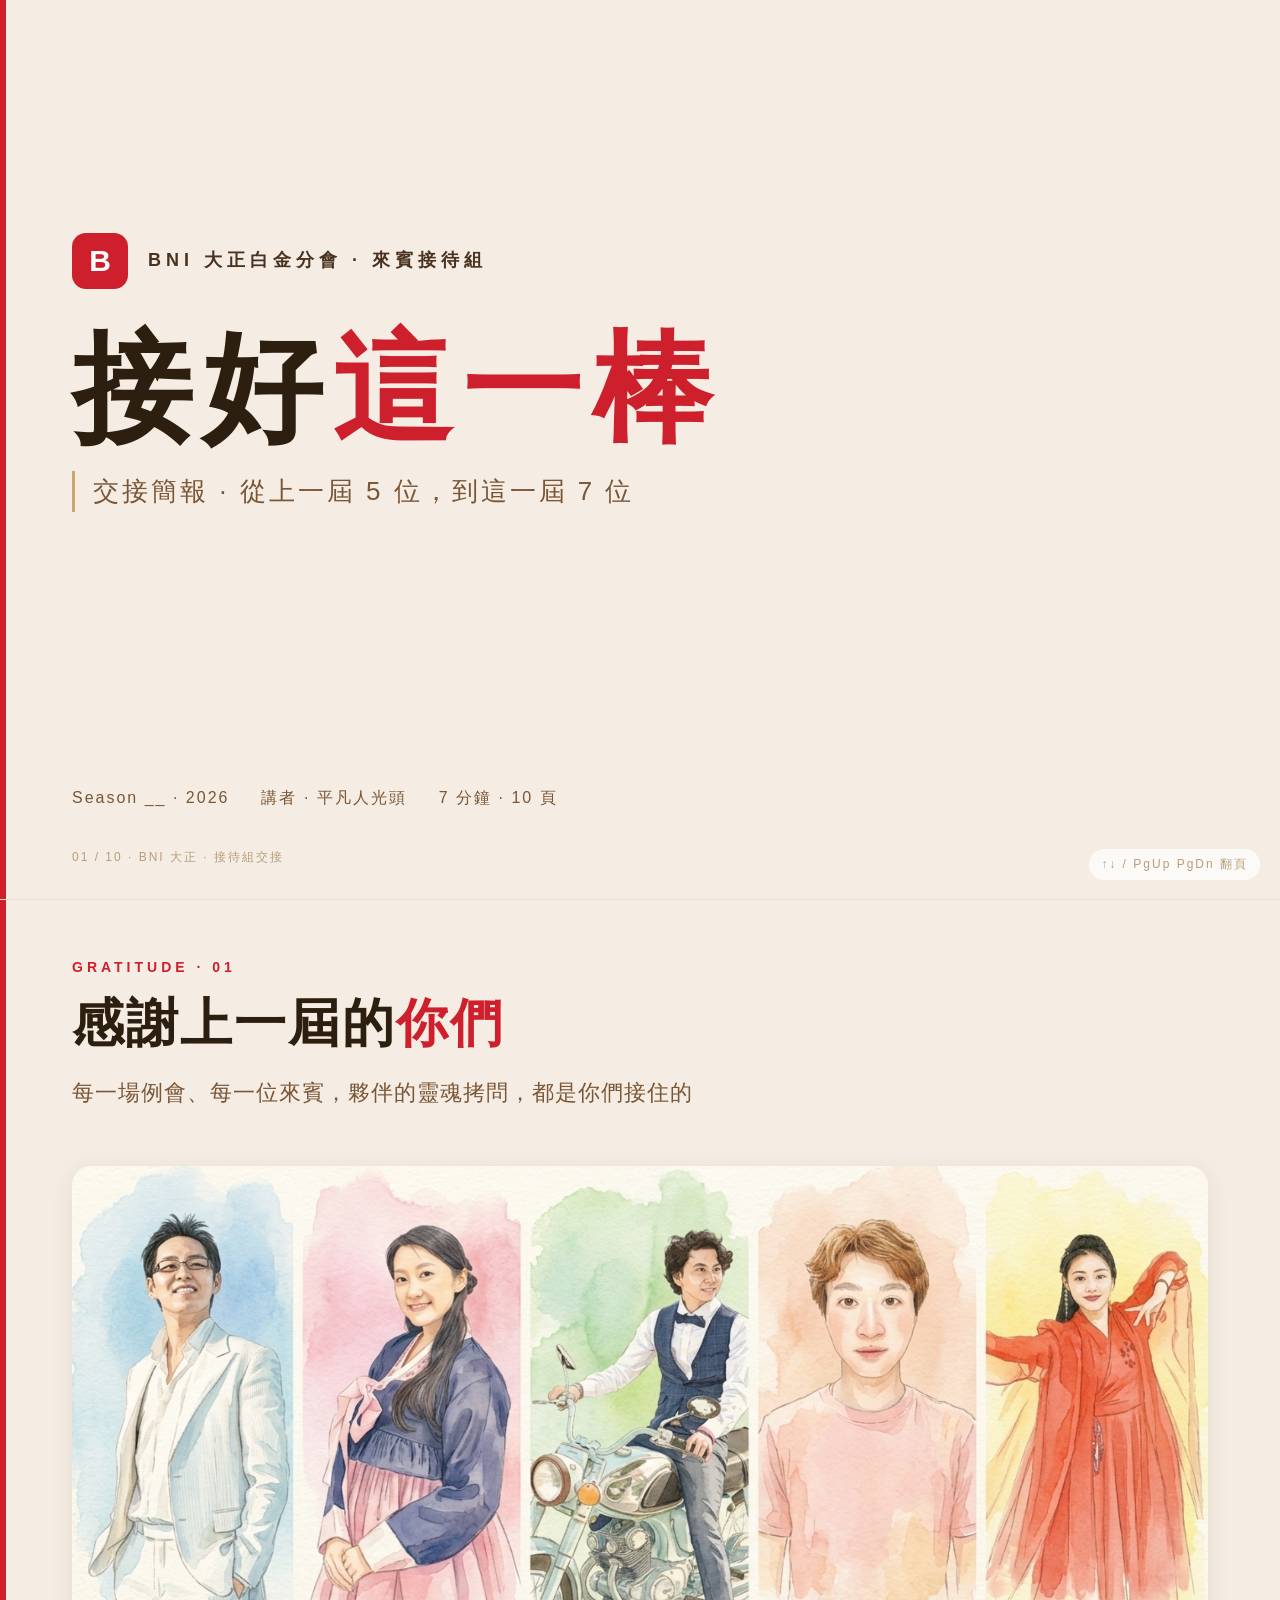
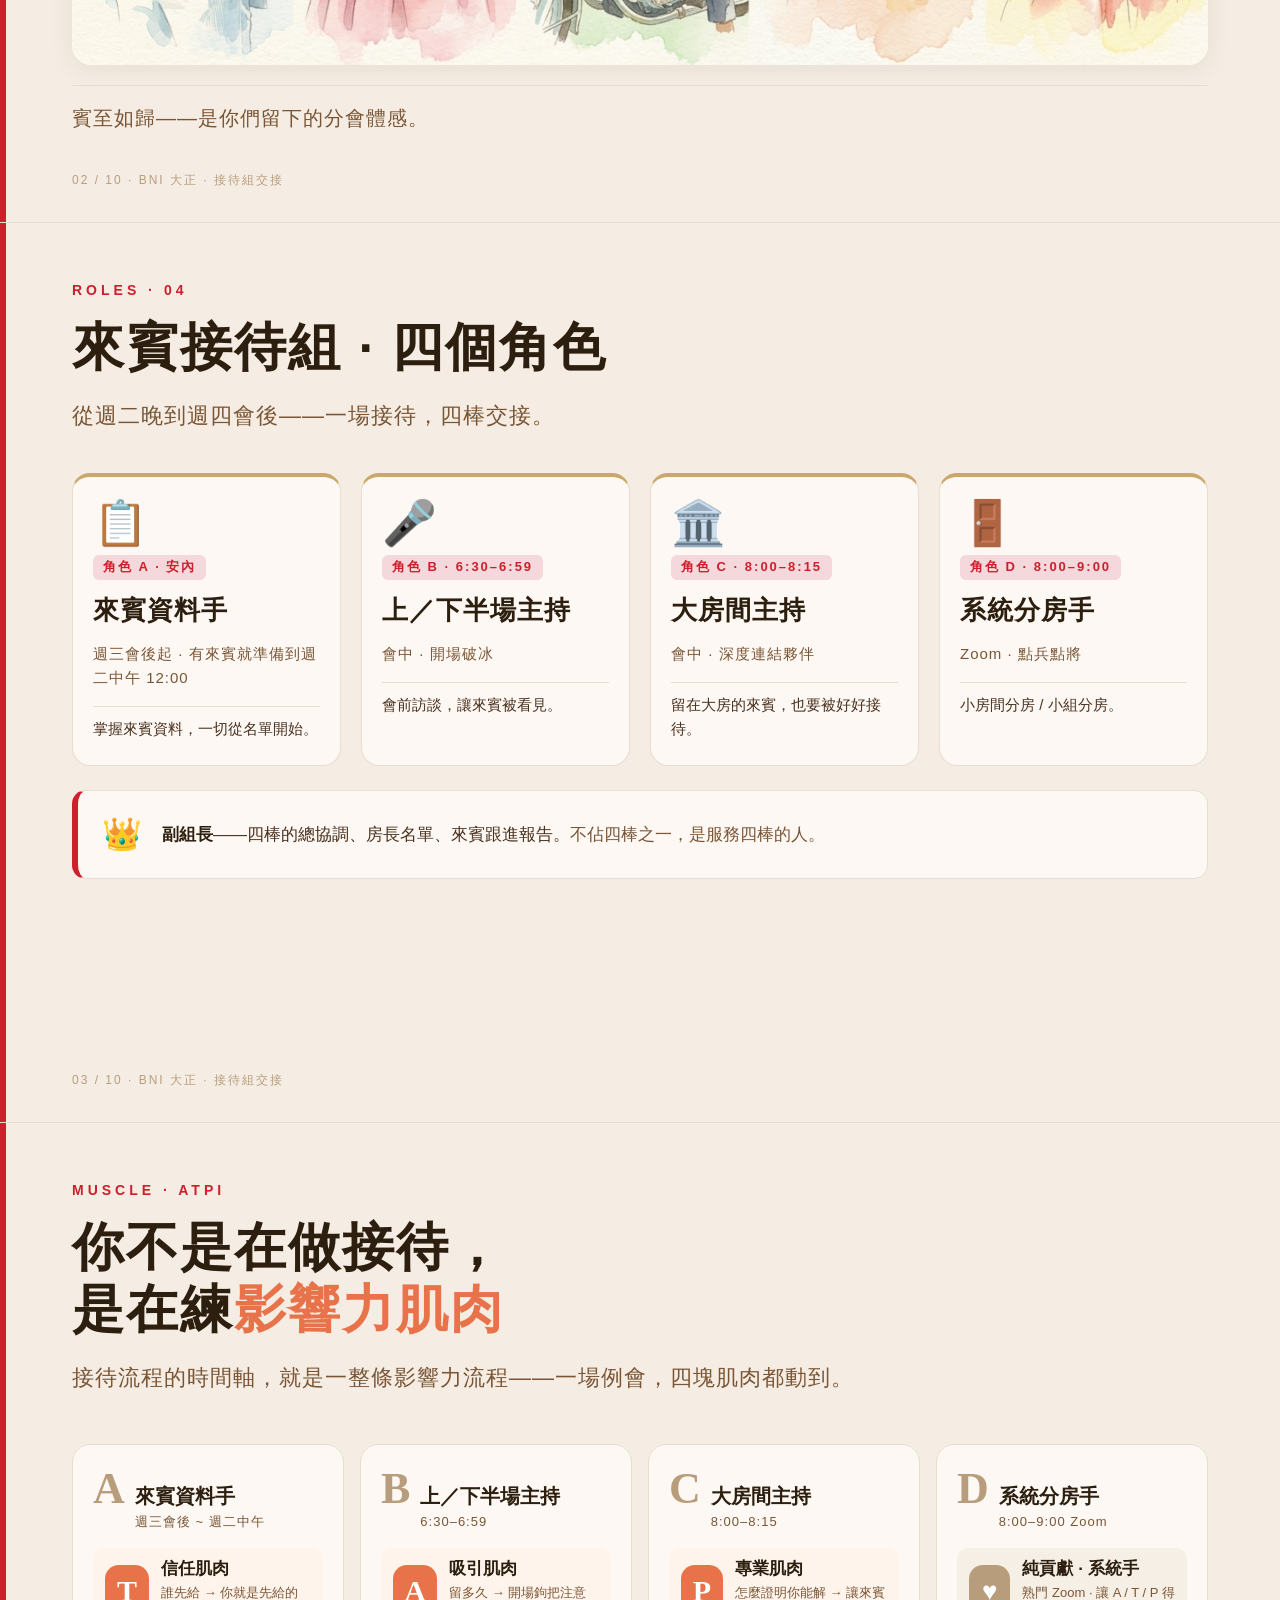
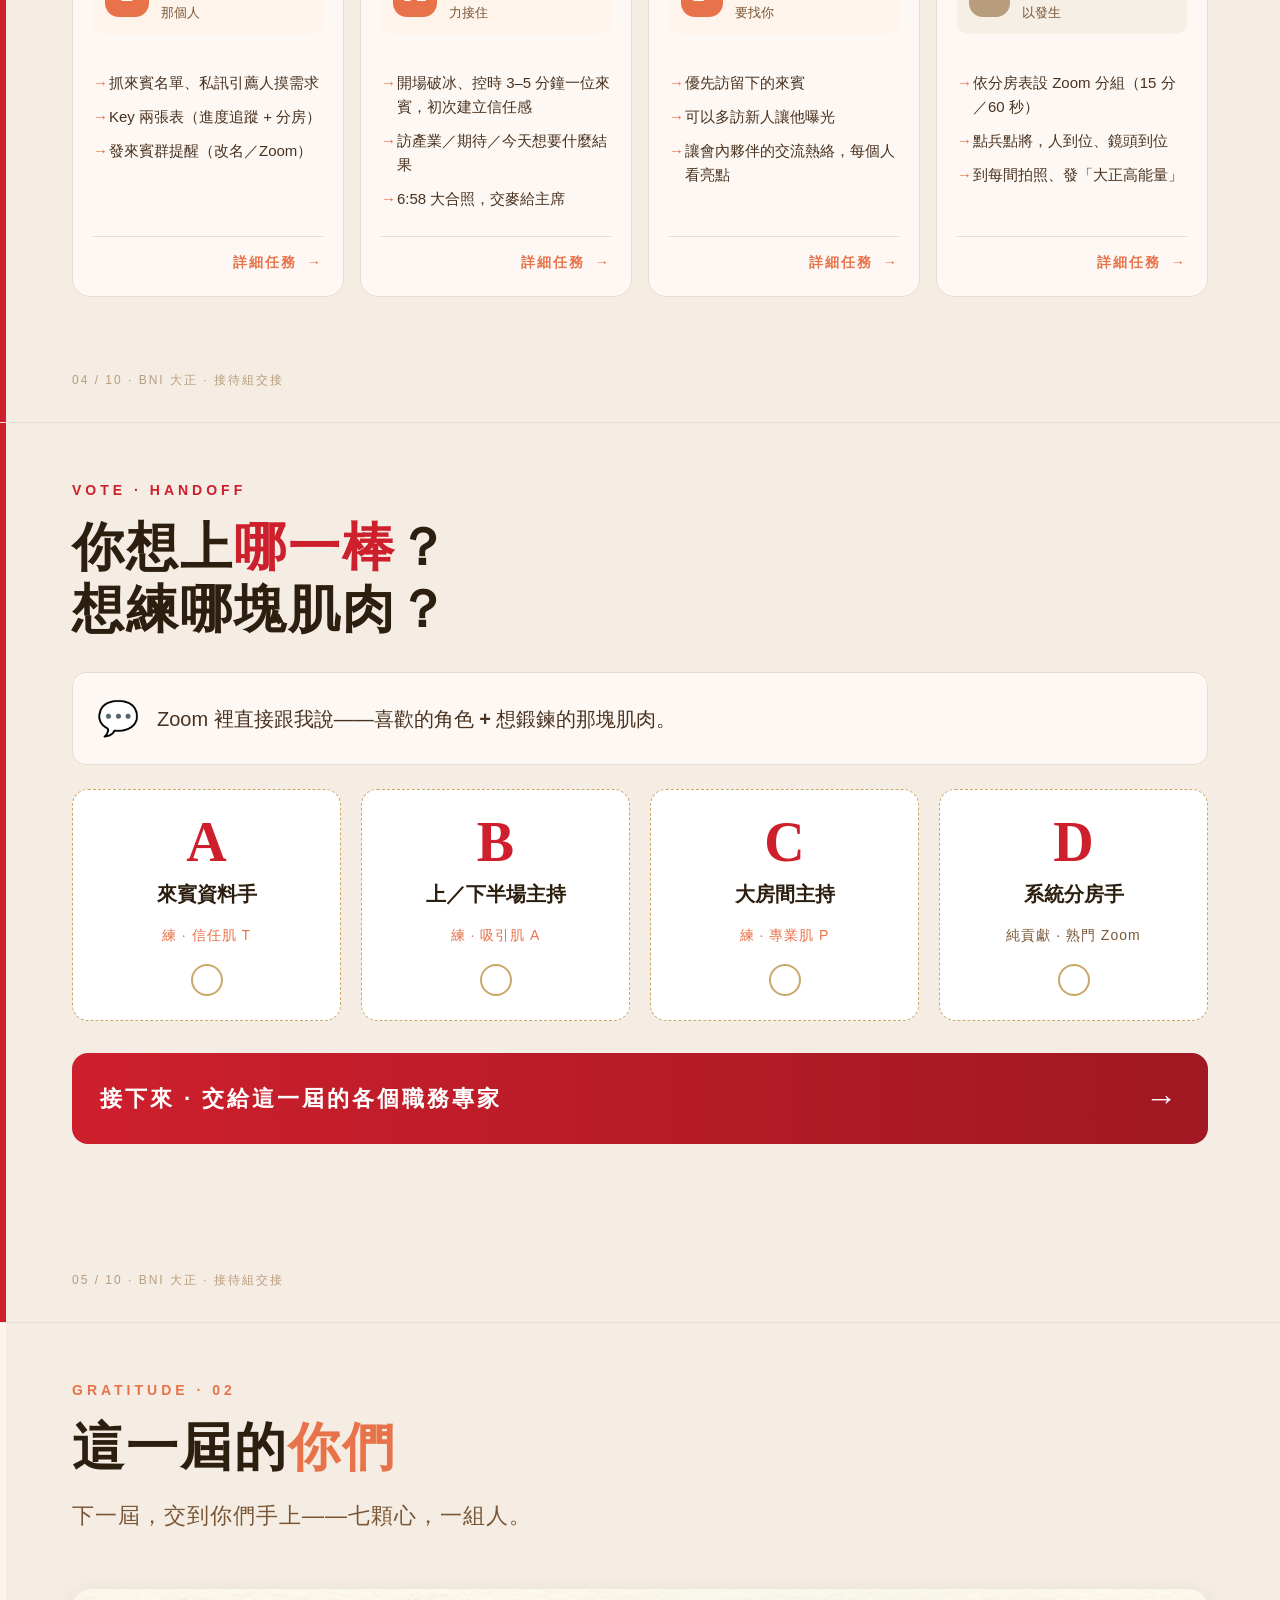
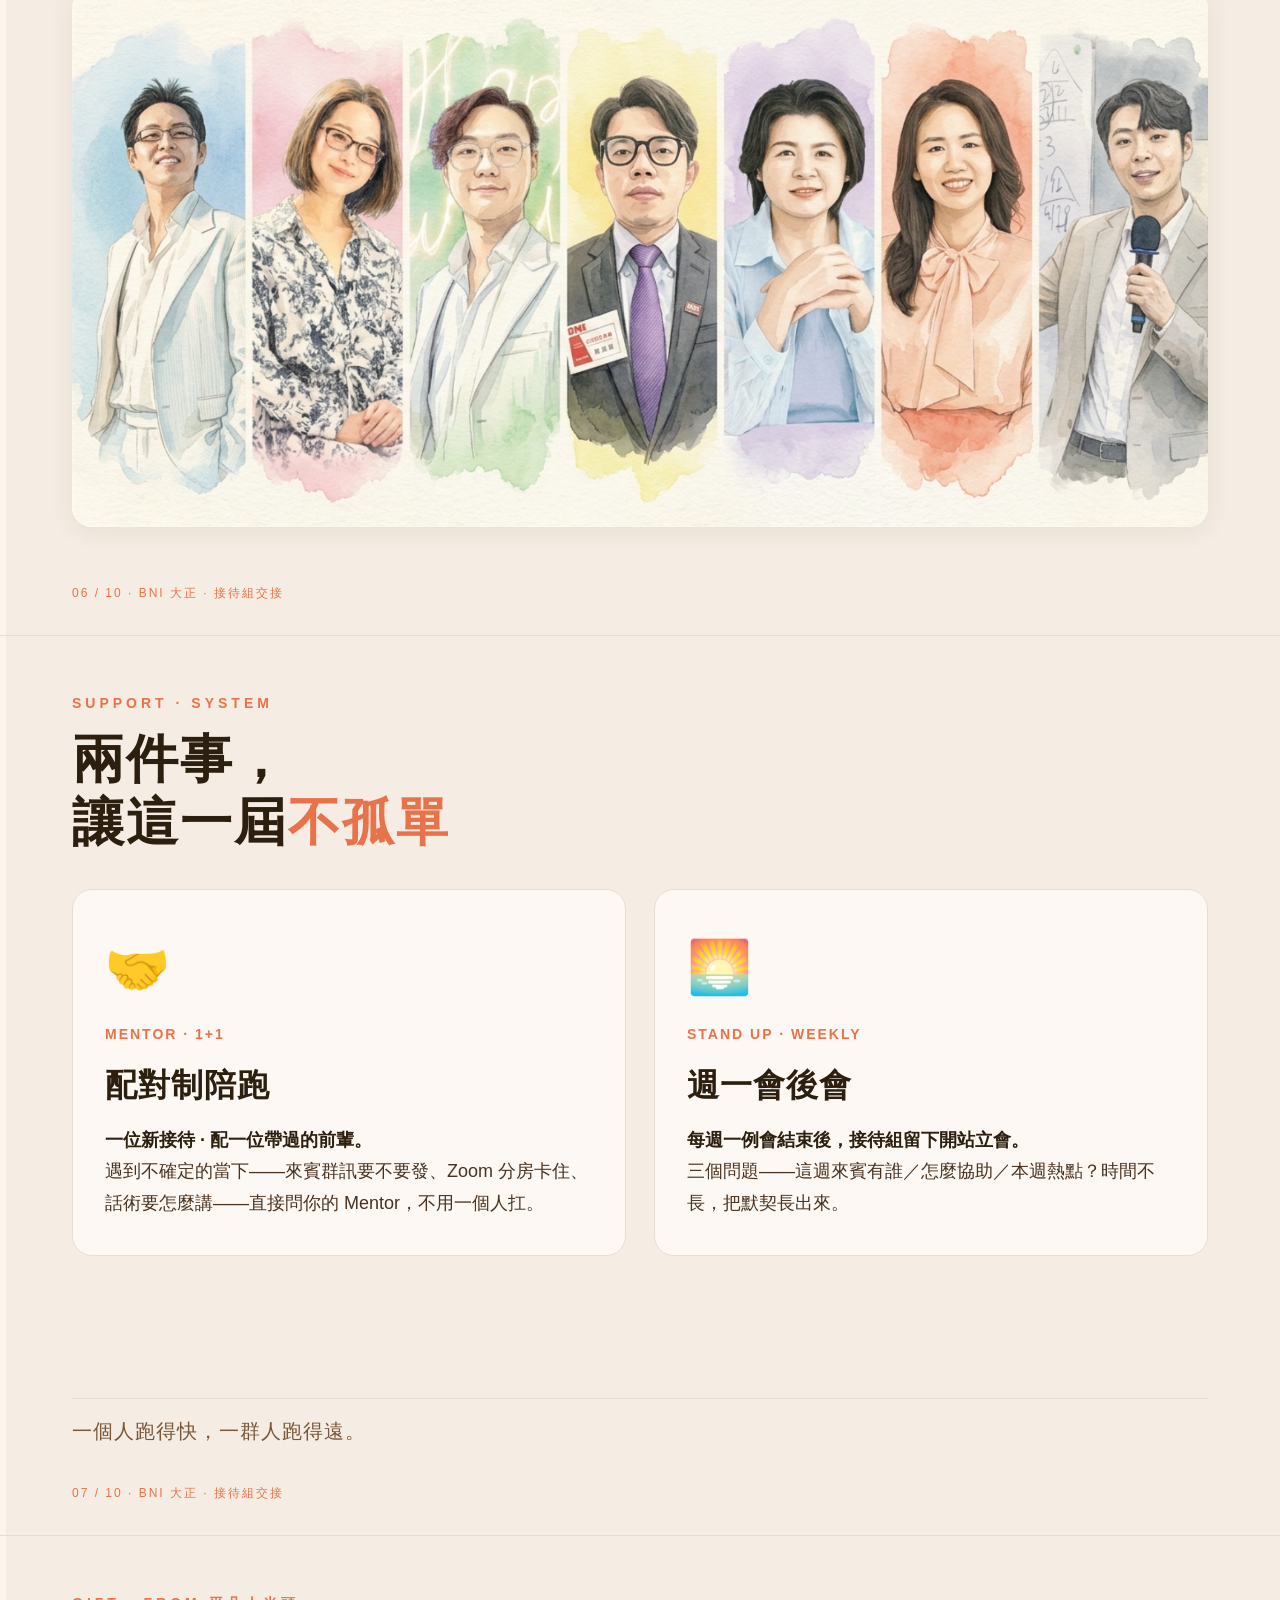
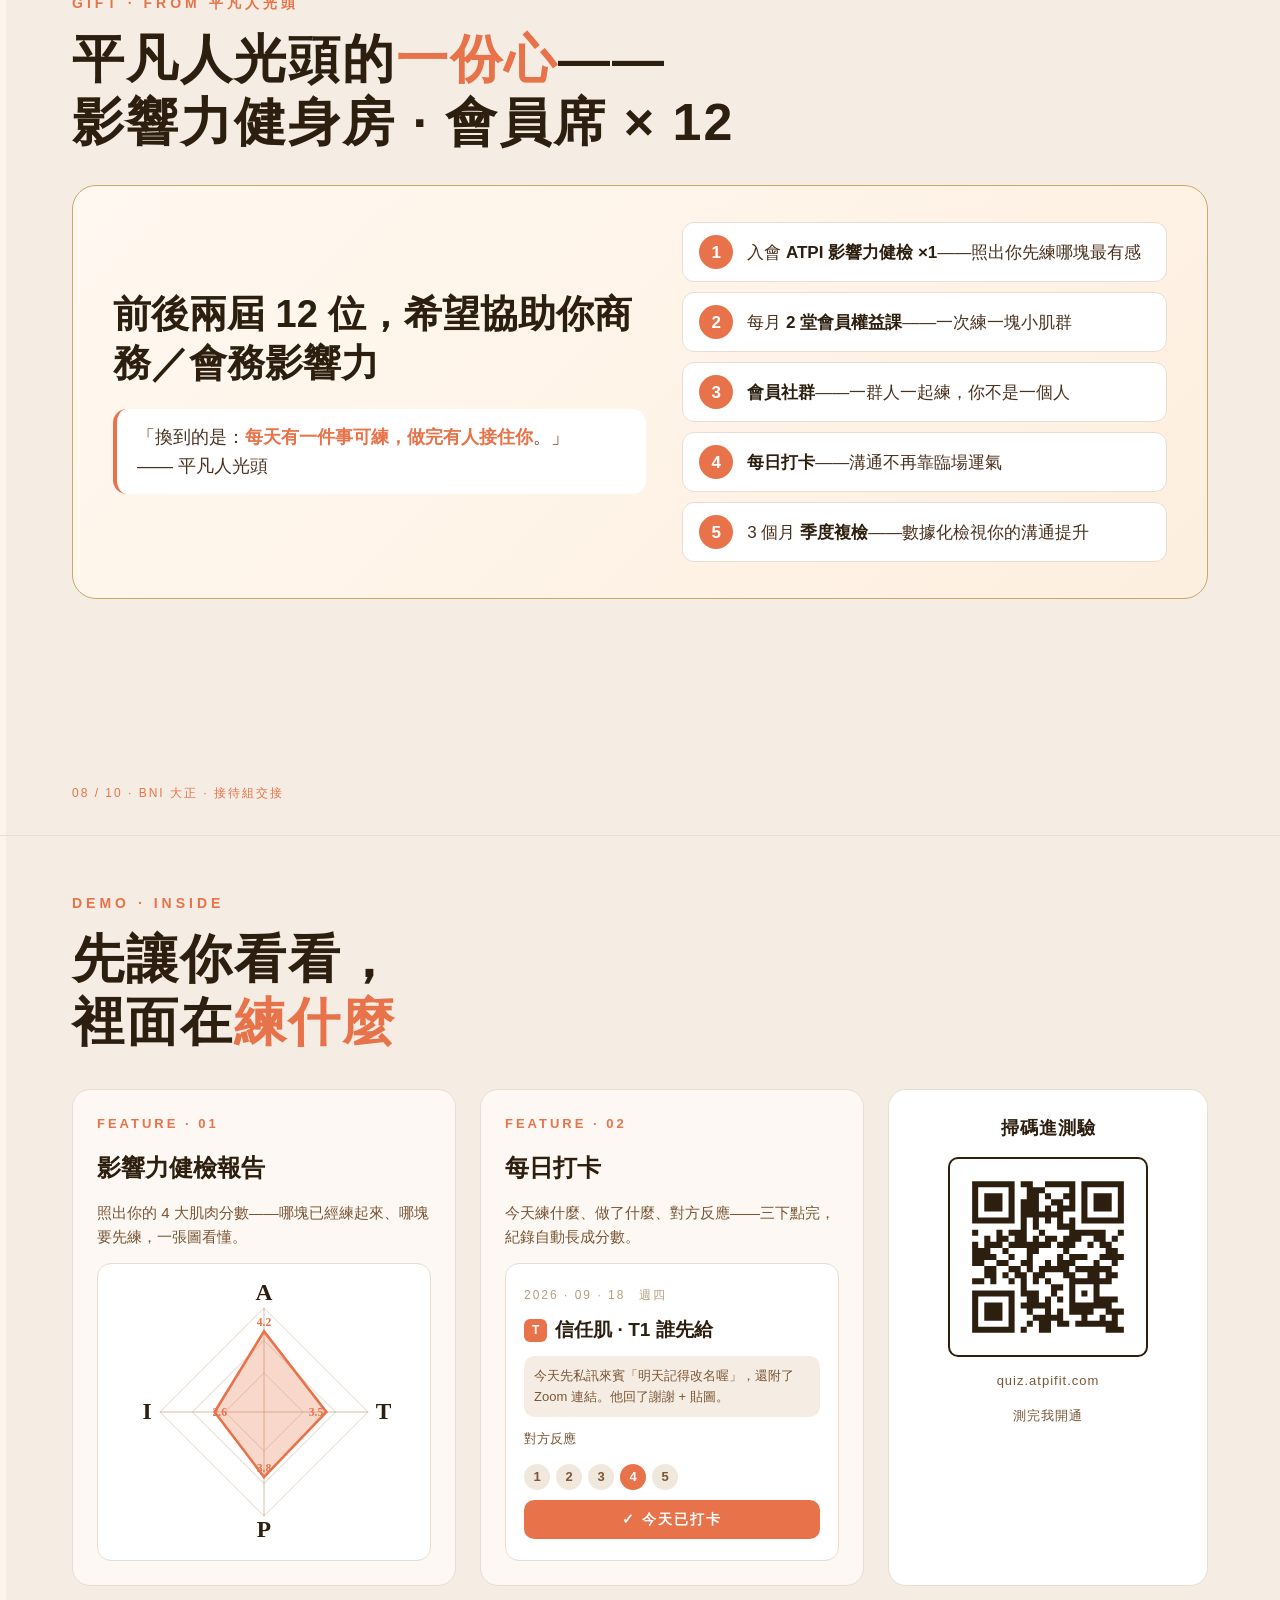
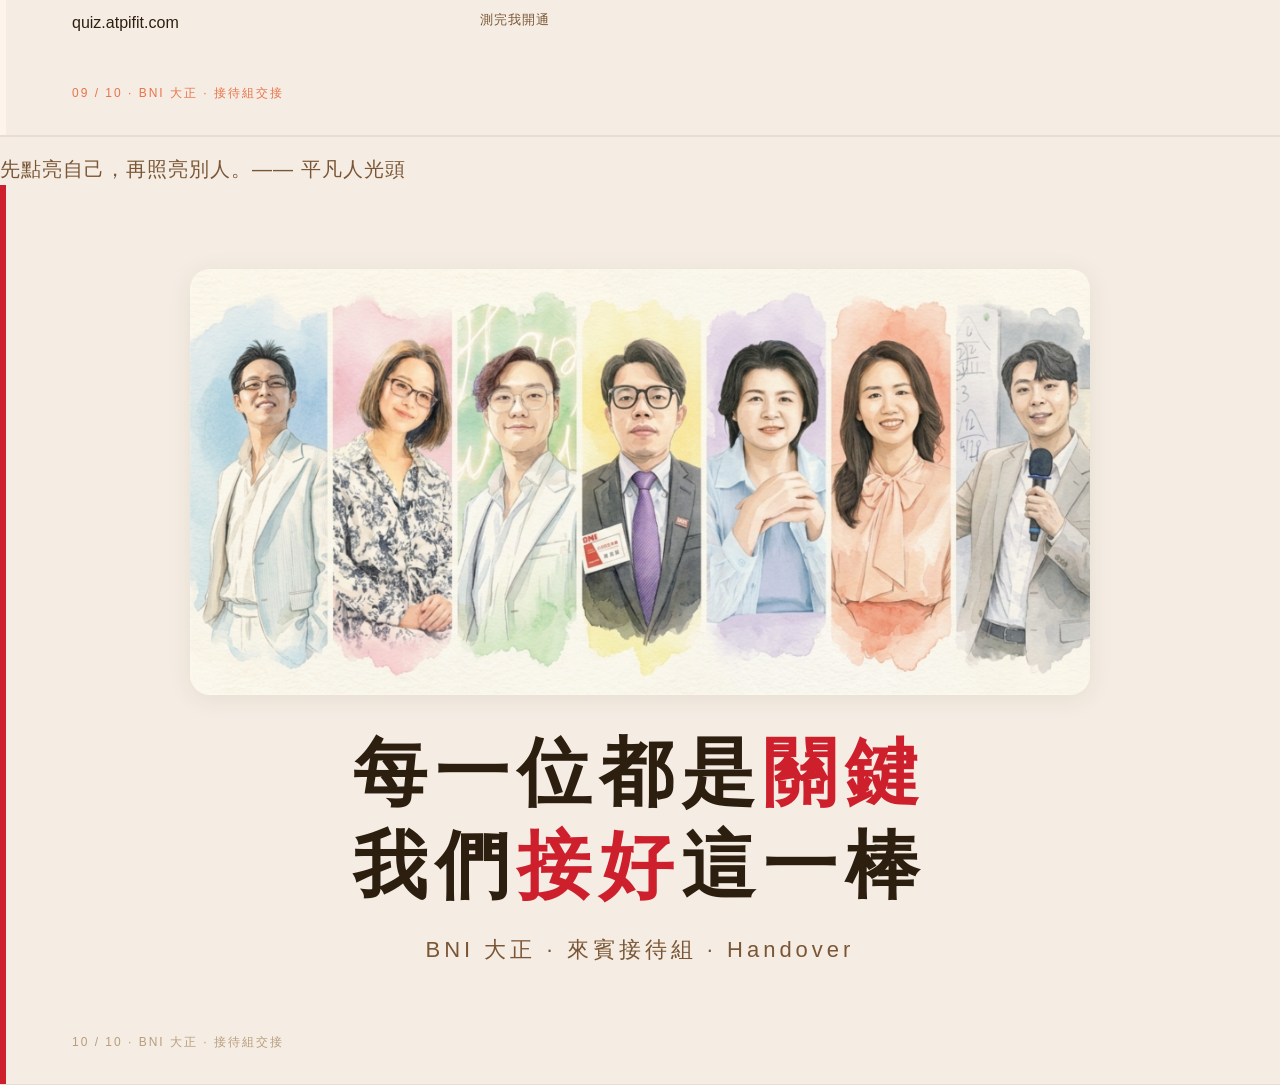
<file: handover.html>
<!doctype html>
<html lang="zh-Hant">
<head>
<meta charset="utf-8">
<meta name="viewport" content="width=device-width, initial-scale=1.0">
<meta name="robots" content="noindex, nofollow">
<title>接好這一棒｜BNI 大正・接待組交接</title>
<style>
*{box-sizing:border-box;margin:0;padding:0}
:root{
  --bg:#f5ede3;
  --bg-card:#fdf8f3;
  --brown-900:#2d1f0f;
  --brown-700:#4a3220;
  --brown-500:#7a5636;
  --brown-300:#b89d7d;
  --line:#e8ddd2;
  --bni-red:#CE1F2D;
  --bni-red-soft:#f4d8db;
  --gym-orange:#e8734a;
  --gym-orange-soft:#fff4ec;
  --gold:#c9a86a;
}
html,body{background:var(--bg);color:var(--brown-900);
  font-family:'PingFang TC','Microsoft JhengHei','Noto Sans TC',sans-serif;
  -webkit-font-smoothing:antialiased;line-height:1.6;
  scroll-behavior:smooth;overflow-x:hidden}
body{overflow-y:scroll}
.deck{position:relative}
.slide{
  min-height:100vh;
  padding:56px 72px 88px;
  display:flex;flex-direction:column;
  position:relative;
  border-bottom:0.5px solid var(--line);
}
/* 頁碼＋分會標記 */
.slide::after{
  content:attr(data-page) " / 10 · BNI 大正 · 接待組交接";
  position:absolute;left:72px;bottom:32px;
  font-size:12px;letter-spacing:2px;color:var(--brown-300);
}
/* 該頁屬於健身房那半的話，加淡橘左邊條 */
.slide.gym{background:linear-gradient(90deg,var(--gym-orange-soft) 0 6px,var(--bg) 6px)}
.slide.gym::after{color:var(--gym-orange)}
/* BNI 那半（紅左邊條） */
.slide.bni::before{
  content:"";position:absolute;left:0;top:0;width:6px;height:100%;
  background:var(--bni-red);
}

/* ── 通用字級 ── */
.kicker{font-size:14px;font-weight:700;letter-spacing:4px;
  color:var(--bni-red);margin-bottom:14px;text-transform:uppercase}
.gym .kicker{color:var(--gym-orange)}
h1.title{font-size:64px;font-weight:800;letter-spacing:2px;
  line-height:1.15;color:var(--brown-900);margin-bottom:16px}
h2.title{font-size:52px;font-weight:800;letter-spacing:2px;
  line-height:1.2;color:var(--brown-900);margin-bottom:20px}
.subtitle{font-size:22px;color:var(--brown-500);font-weight:500;
  letter-spacing:1px;line-height:1.6;margin-bottom:32px}
.lead{font-size:26px;color:var(--brown-700);line-height:1.7;
  max-width:920px;margin-bottom:24px}
.tagline{font-size:20px;color:var(--brown-500);
  border-top:0.5px solid var(--line);padding-top:16px;
  margin-top:auto;letter-spacing:1px}
strong.hi{color:var(--bni-red)}
.gym strong.hi{color:var(--gym-orange)}

/* ── P01 封面 ── */
.cover-inner{margin:auto 0;padding-top:40px}
.cover-lockup{display:flex;align-items:center;gap:20px;margin-bottom:36px}
.cover-mark{width:56px;height:56px;border-radius:14px;
  background:var(--bni-red);color:#fff;display:flex;align-items:center;
  justify-content:center;font-size:30px;font-weight:900}
.cover-brand{font-size:18px;letter-spacing:5px;color:var(--brown-700);font-weight:700}
h1.cover-title{
  font-size:120px;font-weight:900;letter-spacing:10px;
  line-height:1.05;color:var(--brown-900);
  margin:8px 0 20px;
}
h1.cover-title span{color:var(--bni-red)}
.cover-sub{font-size:26px;color:var(--brown-500);letter-spacing:3px;
  border-left:3px solid var(--gold);padding-left:18px;line-height:1.6}
.cover-meta{margin-top:auto;font-size:16px;color:var(--brown-500);
  display:flex;gap:32px;letter-spacing:2px}

/* ── P02 / P06 感謝頁（照片頁） ── */
.gratitude{align-items:stretch}
.gratitude-photo{
  margin:24px 0 20px;width:100%;
  border-radius:20px;overflow:hidden;
  box-shadow:0 4px 24px rgba(45,31,15,.08);
  background:#fff;
}
.gratitude-photo img{width:100%;height:auto;display:block}
.namestrip{
  display:flex;flex-wrap:wrap;gap:16px 32px;
  font-size:22px;color:var(--brown-700);
  padding:8px 4px;letter-spacing:2px;font-weight:600;
}
.namestrip span::before{content:"·";margin-right:12px;color:var(--gold);font-weight:900}
.namestrip span:first-child::before{content:""}
.tbd{color:var(--brown-300);font-weight:400}

/* ── P03 4 角色卡 ── */
.grid4{display:grid;grid-template-columns:repeat(4,1fr);gap:20px;margin-top:8px}
.rolecard{
  background:var(--bg-card);border:0.5px solid var(--line);
  border-top:4px solid var(--gold);
  border-radius:18px;padding:24px 20px;
  display:flex;flex-direction:column;gap:10px;
}
.rolecard .role-emoji{font-size:44px;line-height:1}
.rolecard .role-pill{
  display:inline-block;font-size:13px;letter-spacing:2px;
  color:var(--bni-red);background:var(--bni-red-soft);
  border-radius:6px;padding:2px 10px;font-weight:700;width:fit-content;
}
.rolecard .role-name{font-size:26px;font-weight:800;color:var(--brown-900);letter-spacing:1px}
.rolecard .role-time{font-size:15px;color:var(--brown-500);letter-spacing:1px}
.rolecard .role-slogan{font-size:15px;color:var(--brown-700);border-top:0.5px solid var(--line);padding-top:10px;margin-top:6px;line-height:1.6}
.rolecard.leader{border-top-color:var(--bni-red);background:#fffaf0}
.rolecard.leader .role-pill{background:var(--bni-red);color:#fff}

.leadercard{
  margin-top:24px;background:var(--bg-card);border:0.5px solid var(--line);
  border-left:6px solid var(--bni-red);border-radius:14px;padding:18px 24px;
  display:flex;gap:20px;align-items:center;
}
.leadercard .lc-emoji{font-size:32px}
.leadercard .lc-body{font-size:17px;color:var(--brown-700);line-height:1.6}
.leadercard .lc-body b{color:var(--brown-900)}

/* ── P04 任務 × 肌肉 ── */
.muscle-grid{display:grid;grid-template-columns:repeat(4,1fr);gap:16px;margin-top:16px}
.mcol{
  background:var(--bg-card);border:0.5px solid var(--line);
  border-radius:18px;padding:22px 20px;
  display:flex;flex-direction:column;gap:12px;
  position:relative;overflow:hidden;
}
.mcol .m-head{display:flex;align-items:baseline;gap:10px}
.mcol .m-role-letter{
  font-family:Georgia,serif;font-size:44px;font-weight:900;
  color:var(--brown-300);line-height:1;
}
.mcol .m-role-name{font-size:20px;font-weight:800;color:var(--brown-900)}
.mcol .m-time{font-size:13px;color:var(--brown-500);letter-spacing:1px}
.mcol ul{list-style:none;margin:8px 0}
.mcol ul li{font-size:15px;color:var(--brown-700);padding:5px 0 5px 16px;position:relative;line-height:1.6}
.mcol ul li::before{content:"→";position:absolute;left:0;color:var(--gym-orange);font-weight:900}
.mcol .m-muscle{
  margin:4px 0 12px;padding:10px 12px;border-radius:12px;
  background:var(--gym-orange-soft);
  display:flex;align-items:center;gap:12px;
}
.mcol.dcol .m-muscle{background:#f5efe6}
.mcol .m-detail{
  margin-top:auto;padding-top:14px;border-top:0.5px solid var(--line);
  font-size:14px;color:var(--gym-orange);
  text-decoration:none;font-weight:700;letter-spacing:2px;text-align:right;
}
.mcol .m-detail::after{content:" →";margin-left:4px}
.mcol .m-detail:hover{text-decoration:underline}
.mcol .m-muscle-letter{
  width:52px;height:52px;border-radius:14px;
  background:var(--gym-orange);color:#fff;
  display:flex;align-items:center;justify-content:center;
  font-size:30px;font-weight:900;font-family:Georgia,serif;
}
.mcol .m-muscle.contribution .m-muscle-letter{
  background:var(--brown-300);font-family:inherit;font-size:26px;
}
.mcol .m-muscle-name{font-size:17px;font-weight:700;color:var(--brown-900);line-height:1.3}
.mcol .m-muscle-dir{font-size:13px;color:var(--brown-500);margin-top:2px}
.muscle-caption{
  margin-top:16px;font-size:18px;color:var(--brown-500);
  letter-spacing:2px;text-align:center;font-style:italic;
}

/* ── P05 票選 ── */
.vote-hint{
  background:var(--bg-card);border:0.5px solid var(--line);border-radius:14px;
  padding:18px 24px;font-size:20px;color:var(--brown-700);
  display:flex;align-items:center;gap:18px;margin-top:12px;
}
.vote-hint .vh-icon{font-size:34px}
.vote-grid{display:grid;grid-template-columns:repeat(4,1fr);gap:20px;margin-top:24px}
.votecard{
  background:#fff;border:1.5px dashed var(--gold);border-radius:16px;
  padding:24px 20px;text-align:center;
  display:flex;flex-direction:column;gap:8px;
}
.votecard .vc-letter{
  font-family:Georgia,serif;font-size:56px;font-weight:900;
  color:var(--bni-red);line-height:1;
}
.votecard .vc-role{font-size:20px;font-weight:700;color:var(--brown-900)}
.votecard .vc-muscle{font-size:14px;color:var(--gym-orange);letter-spacing:1px;margin-top:6px}
.votecard .vc-check{
  margin:10px auto 0;width:32px;height:32px;border-radius:50%;
  border:2px solid var(--gold);background:#fff;
}
.handoff{
  margin-top:32px;padding:20px 28px;border-radius:16px;
  background:linear-gradient(90deg,var(--bni-red) 0,#a01822 100%);color:#fff;
  font-size:22px;letter-spacing:3px;font-weight:700;
  display:flex;align-items:center;justify-content:space-between;
}

/* ── P07 Mentor + Stand-up ── */
.two-col{display:grid;grid-template-columns:1fr 1fr;gap:28px;margin-top:16px}
.big-card{
  background:var(--bg-card);border:0.5px solid var(--line);
  border-radius:20px;padding:36px 32px;
  display:flex;flex-direction:column;gap:14px;
}
.big-card .bc-icon{font-size:52px}
.big-card .bc-title{font-size:32px;font-weight:800;color:var(--brown-900);letter-spacing:1px}
.big-card .bc-tag{font-size:14px;color:var(--gym-orange);letter-spacing:2px;font-weight:700}
.big-card .bc-body{font-size:18px;color:var(--brown-700);line-height:1.75}
.big-card .bc-body b{color:var(--brown-900)}

/* ── P08 送 12 席 ── */
.gift-hero{
  background:linear-gradient(135deg,#fff8f0 0,#fdefdf 100%);
  border:1px solid var(--gold);border-radius:24px;
  padding:36px 40px;margin-top:12px;
  display:grid;grid-template-columns:1.1fr 1fr;gap:36px;align-items:center;
}
.gift-hero .gh-left h3{
  font-size:38px;font-weight:800;color:var(--brown-900);line-height:1.3;margin-bottom:14px;
}
.gift-hero .gh-left .gh-price{
  font-size:20px;color:var(--brown-500);letter-spacing:2px;line-height:1.7;
}
.gift-hero .gh-left .gh-price b{color:var(--gym-orange);font-size:26px}
.gift-hero .gh-left .gh-line{
  margin-top:20px;padding:14px 20px;background:#fff;border-radius:14px;
  font-size:18px;color:var(--brown-700);border-left:4px solid var(--gym-orange);line-height:1.6;
}
.benefit-list{list-style:none;display:grid;gap:10px}
.benefit-list li{
  background:#fff;border-radius:12px;padding:12px 16px;
  display:flex;align-items:center;gap:14px;font-size:17px;color:var(--brown-700);
  border:0.5px solid var(--line);
}
.benefit-list li .bl-num{
  width:34px;height:34px;border-radius:50%;background:var(--gym-orange);color:#fff;
  display:flex;align-items:center;justify-content:center;font-weight:800;flex-shrink:0;
}
.benefit-list li b{color:var(--brown-900)}

/* ── P09 Demo ── */
.demo-grid{display:grid;grid-template-columns:1fr 1fr 320px;gap:24px;margin-top:16px}
.demo-card{
  background:var(--bg-card);border:0.5px solid var(--line);border-radius:18px;
  padding:24px;display:flex;flex-direction:column;gap:14px;
}
.demo-card .dc-tag{font-size:13px;letter-spacing:3px;color:var(--gym-orange);font-weight:700}
.demo-card .dc-title{font-size:24px;font-weight:800;color:var(--brown-900)}
.demo-card .dc-desc{font-size:15px;color:var(--brown-500);line-height:1.6}
.demo-card .dc-mock{
  flex:1;min-height:220px;background:#fff;border-radius:14px;
  border:0.5px solid var(--line);padding:18px;display:flex;
  align-items:center;justify-content:center;position:relative;
}
/* 雷達圖 mock */
.radar-mock svg{width:100%;height:100%;max-height:260px}
/* 打卡卡 mock */
.checkin-mock{width:100%;display:flex;flex-direction:column;gap:10px}
.checkin-mock .ci-date{font-size:12px;color:var(--brown-300);letter-spacing:2px}
.checkin-mock .ci-muscle{font-size:19px;font-weight:800;color:var(--brown-900);display:flex;align-items:center;gap:8px}
.checkin-mock .ci-muscle .ci-badge{background:var(--gym-orange);color:#fff;font-size:12px;border-radius:6px;padding:2px 8px}
.checkin-mock .ci-task{font-size:13px;color:var(--brown-500);padding:10px;background:var(--bg);border-radius:10px;line-height:1.6}
.checkin-mock .ci-react{display:flex;gap:6px;margin-top:4px}
.checkin-mock .ci-react .d{width:26px;height:26px;border-radius:50%;background:#f0e8dc;color:var(--brown-500);display:flex;align-items:center;justify-content:center;font-weight:700;font-size:13px}
.checkin-mock .ci-react .d.on{background:var(--gym-orange);color:#fff}
.checkin-mock .ci-done{margin-top:auto;text-align:center;background:var(--gym-orange);color:#fff;border-radius:10px;padding:8px;font-size:14px;font-weight:600;letter-spacing:2px}

.qr-card{
  background:#fff;border:0.5px solid var(--line);border-radius:18px;padding:24px;
  display:flex;flex-direction:column;align-items:center;gap:14px;text-align:center;
}
a.qr-card{text-decoration:none;color:inherit;transition:transform .2s,box-shadow .2s,border-color .2s}
a.qr-card:hover{transform:translateY(-2px);box-shadow:0 8px 24px rgba(45,31,15,0.14);border-color:var(--gym-orange)}
a.qr-card:hover .qr-title,a.qr-card:hover .qr-url{color:var(--gym-orange)}
.qr-card .qr-box{
  width:200px;height:200px;background:#fff;border:2px solid var(--brown-900);
  border-radius:10px;padding:10px;
}
.qr-card .qr-title{font-size:18px;font-weight:800;color:var(--brown-900);letter-spacing:1px}
.qr-card .qr-url{font-size:13px;color:var(--brown-500);letter-spacing:1px;word-break:break-all}

/* ── P10 收尾 ── */
.finale-inner{margin:auto 0;text-align:center}
.finale-photo{max-width:900px;margin:0 auto 32px;border-radius:20px;overflow:hidden;box-shadow:0 4px 24px rgba(45,31,15,.08)}
.finale-photo img{width:100%;display:block}
.finale-title{
  font-size:74px;font-weight:900;letter-spacing:8px;line-height:1.25;
  color:var(--brown-900);
}
.finale-title span{color:var(--bni-red)}
.finale-sub{font-size:22px;color:var(--brown-500);letter-spacing:4px;margin-top:20px}

/* ── 響應式 ── */
@media (max-width:1100px){
  .slide{padding:40px 32px 72px}
  h1.cover-title{font-size:88px}
  h1.title, h2.title{font-size:44px}
  .lead{font-size:22px}
  .grid4,.muscle-grid,.vote-grid{grid-template-columns:repeat(2,1fr)}
  .two-col,.gift-hero{grid-template-columns:1fr}
  .demo-grid{grid-template-columns:1fr}
}
@media (max-width:640px){
  .slide{padding:32px 20px 64px;scroll-snap-align:none}
  html{scroll-snap-type:none}
  h1.cover-title{font-size:64px;letter-spacing:4px}
  h1.title,h2.title{font-size:34px;letter-spacing:1px}
  .grid4,.muscle-grid,.vote-grid{grid-template-columns:1fr}
}

/* ── 鍵盤翻頁提示 ── */
.hint{
  position:fixed;right:20px;bottom:20px;font-size:12px;color:var(--brown-300);
  background:rgba(255,255,255,.7);padding:6px 12px;border-radius:20px;
  letter-spacing:2px;pointer-events:none;
}
@media print{.hint{display:none}}
</style>
</head>
<body>

<div class="deck">

<!-- ─────────────────────── P01 封面 ─────────────────────── -->
<section class="slide bni" data-page="01">
  <div class="cover-inner">
    <div class="cover-lockup">
      <div class="cover-mark">B</div>
      <div class="cover-brand">BNI 大正白金分會 · 來賓接待組</div>
    </div>
    <h1 class="cover-title">接好<span>這一棒</span></h1>
    <div class="cover-sub">交接簡報 · 從上一屆 5 位，到這一屆 7 位</div>
  </div>
  <div class="cover-meta">
    <span>Season __ · 2026</span>
    <span>講者 · 平凡人光頭</span>
    <span>7 分鐘 · 10 頁</span>
  </div>
</section>

<!-- ─────────────────────── P02 感謝上一屆 5 位 ─────────────────────── -->
<section class="slide bni gratitude" data-page="02">
  <div class="kicker">Gratitude · 01</div>
  <h2 class="title">感謝上一屆的<span style="color:var(--bni-red)">你們</span></h2>
  <div class="subtitle">每一場例會、每一位來賓，夥伴的靈魂拷問，都是你們接住的</div>
  <div class="gratitude-photo">
    <img src="./上一屆5人.png" alt="上一屆接待組 5 位">
  </div>
  <div class="tagline">賓至如歸——是你們留下的分會體感。</div>
</section>

<!-- ─────────────────────── P03 4 個角色總覽 ─────────────────────── -->
<section class="slide bni" data-page="03">
  <div class="kicker">Roles · 04</div>
  <h2 class="title">來賓接待組 · 四個角色</h2>
  <div class="subtitle">從週二晚到週四會後——一場接待，四棒交接。</div>
  <div class="grid4">
    <div class="rolecard">
      <div class="role-emoji">📋</div>
      <div class="role-pill">角色 A · 安內</div>
      <div class="role-name">來賓資料手</div>
      <div class="role-time">週三會後起 · 有來賓就準備到週二中午 12:00</div>
      <div class="role-slogan">掌握來賓資料，一切從名單開始。</div>
    </div>
    <div class="rolecard">
      <div class="role-emoji">🎤</div>
      <div class="role-pill">角色 B · 6:30–6:59</div>
      <div class="role-name">上／下半場主持</div>
      <div class="role-time">會中 · 開場破冰</div>
      <div class="role-slogan">會前訪談，讓來賓被看見。</div>
    </div>
    <div class="rolecard">
      <div class="role-emoji">🏛️</div>
      <div class="role-pill">角色 C · 8:00–8:15</div>
      <div class="role-name">大房間主持</div>
      <div class="role-time">會中 · 深度連結夥伴</div>
      <div class="role-slogan">留在大房的來賓，也要被好好接待。</div>
    </div>
    <div class="rolecard">
      <div class="role-emoji">🚪</div>
      <div class="role-pill">角色 D · 8:00–9:00</div>
      <div class="role-name">系統分房手</div>
      <div class="role-time">Zoom · 點兵點將</div>
      <div class="role-slogan">小房間分房 / 小組分房。</div>
    </div>
  </div>
  <div class="leadercard">
    <div class="lc-emoji">👑</div>
    <div class="lc-body">
      <b>副組長</b>——四棒的總協調、房長名單、來賓跟進報告。<span style="color:var(--brown-500)">不佔四棒之一，是服務四棒的人。</span>
    </div>
  </div>
</section>

<!-- ─────────────────────── P04 任務 × 培養能力 ─────────────────────── -->
<section class="slide bni" data-page="04">
  <div class="kicker">Muscle · ATPI</div>
  <h2 class="title">你不是在做接待，<br>是在練<span style="color:var(--gym-orange)">影響力肌肉</span></h2>
  <div class="subtitle">接待流程的時間軸，就是一整條影響力流程——一場例會，四塊肌肉都動到。</div>
  <div class="muscle-grid">
    <div class="mcol">
      <div class="m-head">
        <div class="m-role-letter">A</div>
        <div>
          <div class="m-role-name">來賓資料手</div>
          <div class="m-time">週三會後 ~ 週二中午</div>
        </div>
      </div>
      <div class="m-muscle">
        <div class="m-muscle-letter">T</div>
        <div>
          <div class="m-muscle-name">信任肌肉</div>
          <div class="m-muscle-dir">誰先給 → 你就是先給的那個人</div>
        </div>
      </div>
      <ul>
        <li>抓來賓名單、私訊引薦人摸需求</li>
        <li>Key 兩張表（進度追蹤 + 分房）</li>
        <li>發來賓群提醒（改名／Zoom）</li>
      </ul>
      <a class="m-detail" href="https://bni.atpifit.com/roles.html">詳細任務</a>
    </div>

    <div class="mcol">
      <div class="m-head">
        <div class="m-role-letter">B</div>
        <div>
          <div class="m-role-name">上／下半場主持</div>
          <div class="m-time">6:30–6:59</div>
        </div>
      </div>
      <div class="m-muscle">
        <div class="m-muscle-letter">A</div>
        <div>
          <div class="m-muscle-name">吸引肌肉</div>
          <div class="m-muscle-dir">留多久 → 開場鉤把注意力接住</div>
        </div>
      </div>
      <ul>
        <li>開場破冰、控時 3–5 分鐘一位來賓，初次建立信任感</li>
        <li>訪產業／期待／今天想要什麼結果</li>
        <li>6:58 大合照，交麥給主席</li>
      </ul>
      <a class="m-detail" href="https://bni.atpifit.com/roles.html">詳細任務</a>
    </div>

    <div class="mcol">
      <div class="m-head">
        <div class="m-role-letter">C</div>
        <div>
          <div class="m-role-name">大房間主持</div>
          <div class="m-time">8:00–8:15</div>
        </div>
      </div>
      <div class="m-muscle">
        <div class="m-muscle-letter">P</div>
        <div>
          <div class="m-muscle-name">專業肌肉</div>
          <div class="m-muscle-dir">怎麼證明你能解 → 讓來賓要找你</div>
        </div>
      </div>
      <ul>
        <li>優先訪留下的來賓</li>
        <li>可以多訪新人讓他曝光</li>
        <li>讓會內夥伴的交流熱絡，每個人看亮點</li>
      </ul>
      <a class="m-detail" href="https://bni.atpifit.com/roles.html">詳細任務</a>
    </div>

    <div class="mcol dcol">
      <div class="m-head">
        <div class="m-role-letter">D</div>
        <div>
          <div class="m-role-name">系統分房手</div>
          <div class="m-time">8:00–9:00 Zoom</div>
        </div>
      </div>
      <div class="m-muscle contribution">
        <div class="m-muscle-letter">♥</div>
        <div>
          <div class="m-muscle-name">純貢獻 · 系統手</div>
          <div class="m-muscle-dir">熟門 Zoom · 讓 A / T / P 得以發生</div>
        </div>
      </div>
      <ul>
        <li>依分房表設 Zoom 分組（15 分／60 秒）</li>
        <li>點兵點將，人到位、鏡頭到位</li>
        <li>到每間拍照、發「大正高能量」</li>
      </ul>
      <a class="m-detail" href="https://bni.atpifit.com/roles.html">詳細任務</a>
    </div>
  </div>
</section>

<!-- ─────────────────────── P05 票選 & 交棒 ─────────────────────── -->
<section class="slide bni" data-page="05">
  <div class="kicker">Vote · Handoff</div>
  <h2 class="title">你想上<span style="color:var(--bni-red)">哪一棒</span>？<br>想練哪塊肌肉？</h2>
  <div class="vote-hint">
    <div class="vh-icon">💬</div>
    <div>Zoom 裡直接跟我說——喜歡的角色 <b>+</b> 想鍛鍊的那塊肌肉。</div>
  </div>
  <div class="vote-grid">
    <div class="votecard">
      <div class="vc-letter">A</div>
      <div class="vc-role">來賓資料手</div>
      <div class="vc-muscle">練 · 信任肌 T</div>
      <div class="vc-check"></div>
    </div>
    <div class="votecard">
      <div class="vc-letter">B</div>
      <div class="vc-role">上／下半場主持</div>
      <div class="vc-muscle">練 · 吸引肌 A</div>
      <div class="vc-check"></div>
    </div>
    <div class="votecard">
      <div class="vc-letter">C</div>
      <div class="vc-role">大房間主持</div>
      <div class="vc-muscle">練 · 專業肌 P</div>
      <div class="vc-check"></div>
    </div>
    <div class="votecard">
      <div class="vc-letter">D</div>
      <div class="vc-role">系統分房手</div>
      <div class="vc-muscle" style="color:var(--brown-500)">純貢獻 · 熟門 Zoom</div>
      <div class="vc-check"></div>
    </div>
  </div>
  <div class="handoff">
    <span>接下來 · 交給這一屆的各個職務專家</span>
    <span style="font-size:32px">→</span>
  </div>
</section>

<!-- ─────────────────────── P06 感謝這一屆 7 位 ─────────────────────── -->
<section class="slide gym gratitude" data-page="06">
  <div class="kicker">Gratitude · 02</div>
  <h2 class="title">這一屆的<span style="color:var(--gym-orange)">你們</span></h2>
  <div class="subtitle">下一屆，交到你們手上——七顆心，一組人。</div>
  <div class="gratitude-photo">
    <img src="./這一屆7人.png" alt="這一屆接待組 7 位">
  </div>
</section>

<!-- ─────────────────────── P07 Mentor + Stand-up ─────────────────────── -->
<section class="slide gym" data-page="07">
  <div class="kicker">Support · System</div>
  <h2 class="title">兩件事，<br>讓這一屆<span style="color:var(--gym-orange)">不孤單</span></h2>
  <div class="two-col">
    <div class="big-card">
      <div class="bc-icon">🤝</div>
      <div class="bc-tag">MENTOR · 1+1</div>
      <div class="bc-title">配對制陪跑</div>
      <div class="bc-body">
        <b>一位新接待 · 配一位帶過的前輩。</b><br>
        遇到不確定的當下——來賓群訊要不要發、Zoom 分房卡住、話術要怎麼講——直接問你的 Mentor，不用一個人扛。
      </div>
    </div>
    <div class="big-card">
      <div class="bc-icon">🌅</div>
      <div class="bc-tag">STAND UP · WEEKLY</div>
      <div class="bc-title">週一會後會</div>
      <div class="bc-body">
        <b>每週一例會結束後，接待組留下開站立會。</b><br>
        三個問題——這週來賓有誰／怎麼協助／本週熱點？時間不長，把默契長出來。
      </div>
    </div>
  </div>
  <div class="tagline">一個人跑得快，一群人跑得遠。</div>
</section>

<!-- ─────────────────────── P08 平凡人光頭的感謝 · 送 12 席 ─────────────────────── -->
<section class="slide gym" data-page="08">
  <div class="kicker">Gift · From 平凡人光頭</div>
  <h2 class="title">平凡人光頭的<span style="color:var(--gym-orange)">一份心</span>——<br>影響力健身房 · 會員席 × 12</h2>
  <div class="gift-hero">
    <div class="gh-left">
      <h3>前後兩屆 12 位，希望協助你商務／會務影響力</h3>
      <div class="gh-line">「換到的是：<b style="color:var(--gym-orange)">每天有一件事可練，做完有人接住你</b>。」<br>—— 平凡人光頭</div>
    </div>
    <ul class="benefit-list">
      <li><span class="bl-num">1</span><span>入會 <b>ATPI 影響力健檢 ×1</b>——照出你先練哪塊最有感</span></li>
      <li><span class="bl-num">2</span><span>每月 <b>2 堂會員權益課</b>——一次練一塊小肌群</span></li>
      <li><span class="bl-num">3</span><span><b>會員社群</b>——一群人一起練，你不是一個人</span></li>
      <li><span class="bl-num">4</span><span><b>每日打卡</b>——溝通不再靠臨場運氣</span></li>
      <li><span class="bl-num">5</span><span>3 個月 <b>季度複檢</b>——數據化檢視你的溝通提升</span></li>
    </ul>
  </div>
</section>

<!-- ─────────────────────── P09 Demo 關鍵功能 ─────────────────────── -->
<section class="slide gym" data-page="09">
  <div class="kicker">Demo · Inside</div>
  <h2 class="title">先讓你看看，<br>裡面在<span style="color:var(--gym-orange)">練什麼</span></h2>
  <div class="demo-grid">
    <div class="demo-card">
      <div class="dc-tag">FEATURE · 01</div>
      <div class="dc-title">影響力健檢報告</div>
      <div class="dc-desc">照出你的 4 大肌肉分數——哪塊已經練起來、哪塊要先練，一張圖看懂。</div>
      <div class="dc-mock radar-mock">
        <svg viewBox="0 0 200 200" xmlns="http://www.w3.org/2000/svg">
          <g fill="none" stroke="#e8ddd2" stroke-width="0.8">
            <polygon points="100,20 180,100 100,180 20,100"/>
            <polygon points="100,45 155,100 100,155 45,100"/>
            <polygon points="100,70 130,100 100,130 70,100"/>
          </g>
          <g stroke="#b89d7d" stroke-width="0.5">
            <line x1="100" y1="100" x2="100" y2="20"/>
            <line x1="100" y1="100" x2="180" y2="100"/>
            <line x1="100" y1="100" x2="100" y2="180"/>
            <line x1="100" y1="100" x2="20" y2="100"/>
          </g>
          <polygon points="100,38 148,100 100,150 62,100"
            fill="#e8734a" fill-opacity="0.28" stroke="#e8734a" stroke-width="2"/>
          <g font-family="Georgia" font-size="18" font-weight="900" fill="#2d1f0f" text-anchor="middle">
            <text x="100" y="14">A</text>
            <text x="192" y="105">T</text>
            <text x="100" y="196">P</text>
            <text x="10" y="105">I</text>
          </g>
          <g font-family="PingFang TC" font-size="9" fill="#7a5636" text-anchor="middle">
            <text x="100" y="34" fill="#e8734a" font-weight="700">4.2</text>
            <text x="140" y="103" fill="#e8734a" font-weight="700">3.5</text>
            <text x="100" y="146" fill="#e8734a" font-weight="700">3.8</text>
            <text x="66" y="103" fill="#e8734a" font-weight="700">2.6</text>
          </g>
        </svg>
      </div>
    </div>

    <div class="demo-card">
      <div class="dc-tag">FEATURE · 02</div>
      <div class="dc-title">每日打卡</div>
      <div class="dc-desc">今天練什麼、做了什麼、對方反應——三下點完，紀錄自動長成分數。</div>
      <div class="dc-mock">
        <div class="checkin-mock">
          <div class="ci-date">2026 · 09 · 18　週四</div>
          <div class="ci-muscle"><span class="ci-badge">T</span>信任肌 · T1 誰先給</div>
          <div class="ci-task">今天先私訊來賓「明天記得改名喔」，還附了 Zoom 連結。他回了謝謝 + 貼圖。</div>
          <div style="font-size:13px;color:var(--brown-500);margin-top:2px">對方反應</div>
          <div class="ci-react">
            <div class="d">1</div><div class="d">2</div><div class="d">3</div><div class="d on">4</div><div class="d">5</div>
          </div>
          <div class="ci-done">✓ 今天已打卡</div>
        </div>
      </div>
    </div>

    <a class="qr-card" href="https://quiz.atpifit.com" target="_blank" rel="noopener">
      <div class="qr-title">掃碼進測驗</div>
      <div class="qr-box">
        <svg viewBox="0 0 29 29" xmlns="http://www.w3.org/2000/svg" style="width:100%;height:100%;display:block">
          <rect width="29" height="29" fill="#fff"/>
          <path d="M2,2H3V3H2zM3,2H4V3H3zM4,2H5V3H4zM5,2H6V3H5zM6,2H7V3H6zM7,2H8V3H7zM8,2H9V3H8zM10,2H11V3H10zM11,2H12V3H11zM14,2H15V3H14zM15,2H16V3H15zM16,2H17V3H16zM17,2H18V3H17zM18,2H19V3H18zM20,2H21V3H20zM21,2H22V3H21zM22,2H23V3H22zM23,2H24V3H23zM24,2H25V3H24zM25,2H26V3H25zM26,2H27V3H26zM2,3H3V4H2zM8,3H9V4H8zM11,3H12V4H11zM12,3H13V4H12zM13,3H14V4H13zM18,3H19V4H18zM20,3H21V4H20zM26,3H27V4H26zM2,4H3V5H2zM4,4H5V5H4zM5,4H6V5H5zM6,4H7V5H6zM8,4H9V5H8zM11,4H12V5H11zM12,4H13V5H12zM14,4H15V5H14zM17,4H18V5H17zM18,4H19V5H18zM20,4H21V5H20zM22,4H23V5H22zM23,4H24V5H23zM24,4H25V5H24zM26,4H27V5H26zM2,5H3V6H2zM4,5H5V6H4zM5,5H6V6H5zM6,5H7V6H6zM8,5H9V6H8zM10,5H11V6H10zM11,5H12V6H11zM12,5H13V6H12zM15,5H16V6H15zM16,5H17V6H16zM18,5H19V6H18zM20,5H21V6H20zM22,5H23V6H22zM23,5H24V6H23zM24,5H25V6H24zM26,5H27V6H26zM2,6H3V7H2zM4,6H5V7H4zM5,6H6V7H5zM6,6H7V7H6zM8,6H9V7H8zM10,6H11V7H10zM11,6H12V7H11zM12,6H13V7H12zM14,6H15V7H14zM16,6H17V7H16zM17,6H18V7H17zM18,6H19V7H18zM20,6H21V7H20zM22,6H23V7H22zM23,6H24V7H23zM24,6H25V7H24zM26,6H27V7H26zM2,7H3V8H2zM8,7H9V8H8zM10,7H11V8H10zM11,7H12V8H11zM12,7H13V8H12zM13,7H14V8H13zM14,7H15V8H14zM15,7H16V8H15zM16,7H17V8H16zM20,7H21V8H20zM26,7H27V8H26zM2,8H3V9H2zM3,8H4V9H3zM4,8H5V9H4zM5,8H6V9H5zM6,8H7V9H6zM7,8H8V9H7zM8,8H9V9H8zM10,8H11V9H10zM12,8H13V9H12zM14,8H15V9H14zM16,8H17V9H16zM18,8H19V9H18zM20,8H21V9H20zM21,8H22V9H21zM22,8H23V9H22zM23,8H24V9H23zM24,8H25V9H24zM25,8H26V9H25zM26,8H27V9H26zM10,9H11V10H10zM12,9H13V10H12zM16,9H17V10H16zM17,9H18V10H17zM18,9H19V10H18zM2,10H3V11H2zM6,10H7V11H6zM8,10H9V11H8zM9,10H10V11H9zM10,10H11V11H10zM13,10H14V11H13zM18,10H19V11H18zM19,10H20V11H19zM20,10H21V11H20zM21,10H22V11H21zM22,10H23V11H22zM23,10H24V11H23zM26,10H27V11H26zM4,11H5V12H4zM6,11H7V12H6zM7,11H8V12H7zM9,11H10V12H9zM10,11H11V12H10zM12,11H13V12H12zM14,11H15V12H14zM15,11H16V12H15zM17,11H18V12H17zM18,11H19V12H18zM19,11H20V12H19zM22,11H23V12H22zM23,11H24V12H23zM25,11H26V12H25zM2,12H3V13H2zM4,12H5V13H4zM5,12H6V13H5zM6,12H7V13H6zM8,12H9V13H8zM9,12H10V13H9zM10,12H11V13H10zM11,12H12V13H11zM12,12H13V13H12zM13,12H14V13H13zM14,12H15V13H14zM16,12H17V13H16zM17,12H18V13H17zM18,12H19V13H18zM21,12H22V13H21zM23,12H24V13H23zM24,12H25V13H24zM2,13H3V14H2zM3,13H4V14H3zM4,13H5V14H4zM7,13H8V14H7zM11,13H12V14H11zM12,13H13V14H12zM17,13H18V14H17zM24,13H25V14H24zM25,13H26V14H25zM2,14H3V15H2zM3,14H4V15H3zM4,14H5V15H4zM5,14H6V15H5zM8,14H9V15H8zM11,14H12V15H11zM16,14H17V15H16zM18,14H19V15H18zM19,14H20V15H19zM20,14H21V15H20zM23,14H24V15H23zM24,14H25V15H24zM25,14H26V15H25zM26,14H27V15H26zM2,15H3V16H2zM3,15H4V16H3zM6,15H7V16H6zM7,15H8V16H7zM10,15H11V16H10zM11,15H12V16H11zM14,15H15V16H14zM16,15H17V16H16zM17,15H18V16H17zM18,15H19V16H18zM22,15H23V16H22zM25,15H26V16H25zM4,16H5V17H4zM5,16H6V17H5zM8,16H9V17H8zM9,16H10V17H9zM11,16H12V17H11zM13,16H14V17H13zM14,16H15V17H14zM15,16H16V17H15zM16,16H17V17H16zM17,16H18V17H17zM19,16H20V17H19zM20,16H21V17H20zM21,16H22V17H21zM22,16H23V17H22zM23,16H24V17H23zM24,16H25V17H24zM4,17H5V18H4zM5,17H6V18H5zM7,17H8V18H7zM9,17H10V18H9zM10,17H11V18H10zM12,17H13V18H12zM13,17H14V18H13zM17,17H18V18H17zM18,17H19V18H18zM21,17H22V18H21zM22,17H23V18H22zM24,17H25V18H24zM25,17H26V18H25zM2,18H3V19H2zM3,18H4V19H3zM5,18H6V19H5zM8,18H9V19H8zM10,18H11V19H10zM12,18H13V19H12zM14,18H15V19H14zM18,18H19V19H18zM19,18H20V19H19zM20,18H21V19H20zM21,18H22V19H21zM22,18H23V19H22zM23,18H24V19H23zM24,18H25V19H24zM10,19H11V20H10zM15,19H16V20H15zM16,19H17V20H16zM18,19H19V20H18zM22,19H23V20H22zM2,20H3V21H2zM3,20H4V21H3zM4,20H5V21H4zM5,20H6V21H5zM6,20H7V21H6zM7,20H8V21H7zM8,20H9V21H8zM10,20H11V21H10zM11,20H12V21H11zM12,20H13V21H12zM15,20H16V21H15zM18,20H19V21H18zM20,20H21V21H20zM22,20H23V21H22zM2,21H3V22H2zM8,21H9V22H8zM11,21H12V22H11zM12,21H13V22H12zM14,21H15V22H14zM16,21H17V22H16zM18,21H19V22H18zM22,21H23V22H22zM23,21H24V22H23zM24,21H25V22H24zM25,21H26V22H25zM2,22H3V23H2zM4,22H5V23H4zM5,22H6V23H5zM6,22H7V23H6zM8,22H9V23H8zM10,22H11V23H10zM11,22H12V23H11zM12,22H13V23H12zM13,22H14V23H13zM14,22H15V23H14zM18,22H19V23H18zM19,22H20V23H19zM20,22H21V23H20zM21,22H22V23H21zM22,22H23V23H22zM23,22H24V23H23zM24,22H25V23H24zM2,23H3V24H2zM4,23H5V24H4zM5,23H6V24H5zM6,23H7V24H6zM8,23H9V24H8zM11,23H12V24H11zM14,23H15V24H14zM16,23H17V24H16zM18,23H19V24H18zM19,23H20V24H19zM20,23H21V24H20zM21,23H22V24H21zM24,23H25V24H24zM25,23H26V24H25zM26,23H27V24H26zM2,24H3V25H2zM4,24H5V25H4zM5,24H6V25H5zM6,24H7V25H6zM8,24H9V25H8zM12,24H13V25H12zM13,24H14V25H13zM14,24H15V25H14zM15,24H16V25H15zM16,24H17V25H16zM20,24H21V25H20zM23,24H24V25H23zM25,24H26V25H25zM2,25H3V26H2zM8,25H9V26H8zM11,25H12V26H11zM13,25H14V26H13zM14,25H15V26H14zM16,25H17V26H16zM17,25H18V26H17zM19,25H20V26H19zM20,25H21V26H20zM21,25H22V26H21zM22,25H23V26H22zM23,25H24V26H23zM24,25H25V26H24zM25,25H26V26H25zM2,26H3V27H2zM3,26H4V27H3zM4,26H5V27H4zM5,26H6V27H5zM6,26H7V27H6zM7,26H8V27H7zM8,26H9V27H8zM10,26H11V27H10zM13,26H14V27H13zM14,26H15V27H14zM24,26H25V27H24zM25,26H26V27H25zM26,26H27V27H26z" fill="#2d1f0f"/>
        </svg>
      </div>
      <div class="qr-url">quiz.atpifit.com</div>
      <div style="font-size:13px;color:var(--brown-500);letter-spacing:1px">測完我開通</div>
    </a>
      <div class="qr-url">quiz.atpifit.com</div>
      <div style="font-size:13px;color:var(--brown-500);letter-spacing:1px">測完我開通</div>
    </div>
  </div>
  <div class="tagline">先點亮自己，再照亮別人。—— 平凡人光頭</div>
</section>

<!-- ─────────────────────── P10 收尾 ─────────────────────── -->
<section class="slide bni" data-page="10">
  <div class="finale-inner">
    <div class="finale-photo"><img src="./這一屆7人.png" alt="這一屆接待組 7 位"></div>
    <div class="finale-title">每一位都是<span>關鍵</span><br>我們<span>接好</span>這一棒</div>
    <div class="finale-sub">BNI 大正 · 來賓接待組 · Handover</div>
  </div>
</section>

</div>

<div class="hint">↑↓ / PgUp PgDn 翻頁</div>

<script>
// 鍵盤翻頁：把 slide 抓進 array，按鍵時 scrollIntoView
(function(){
  const slides = Array.from(document.querySelectorAll('.slide'));
  function currentIndex(){
    const y = window.scrollY + window.innerHeight/3;
    let idx = 0;
    slides.forEach((s,i)=>{ if(s.offsetTop <= y) idx = i; });
    return idx;
  }
  window.addEventListener('keydown', e => {
    const i = currentIndex();
    if(['ArrowDown','PageDown',' '].includes(e.key)){
      e.preventDefault();
      const next = Math.min(i+1, slides.length-1);
      slides[next].scrollIntoView({behavior:'smooth'});
    } else if(['ArrowUp','PageUp'].includes(e.key)){
      e.preventDefault();
      const prev = Math.max(i-1, 0);
      slides[prev].scrollIntoView({behavior:'smooth'});
    } else if(e.key === 'Home'){
      e.preventDefault(); slides[0].scrollIntoView({behavior:'smooth'});
    } else if(e.key === 'End'){
      e.preventDefault(); slides[slides.length-1].scrollIntoView({behavior:'smooth'});
    }
  });
})();
</script>
</body>
</html>
</file>
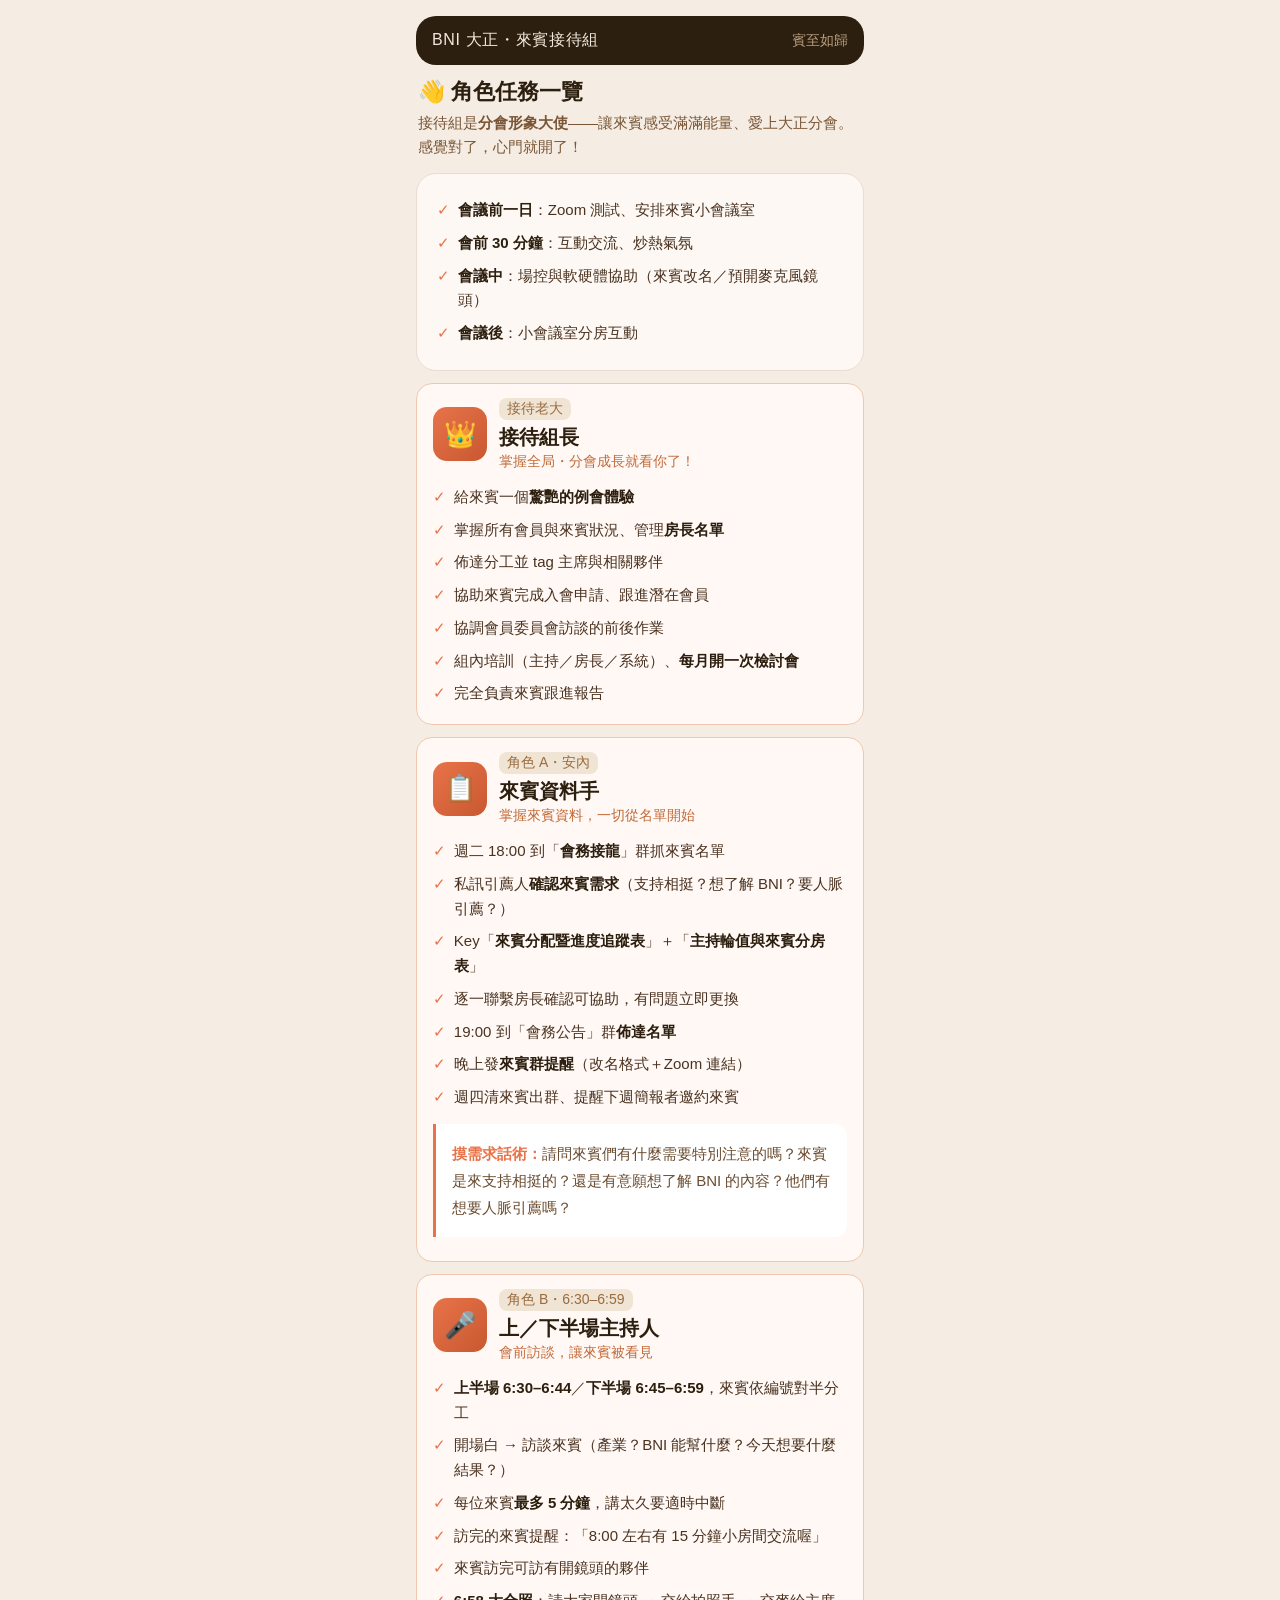
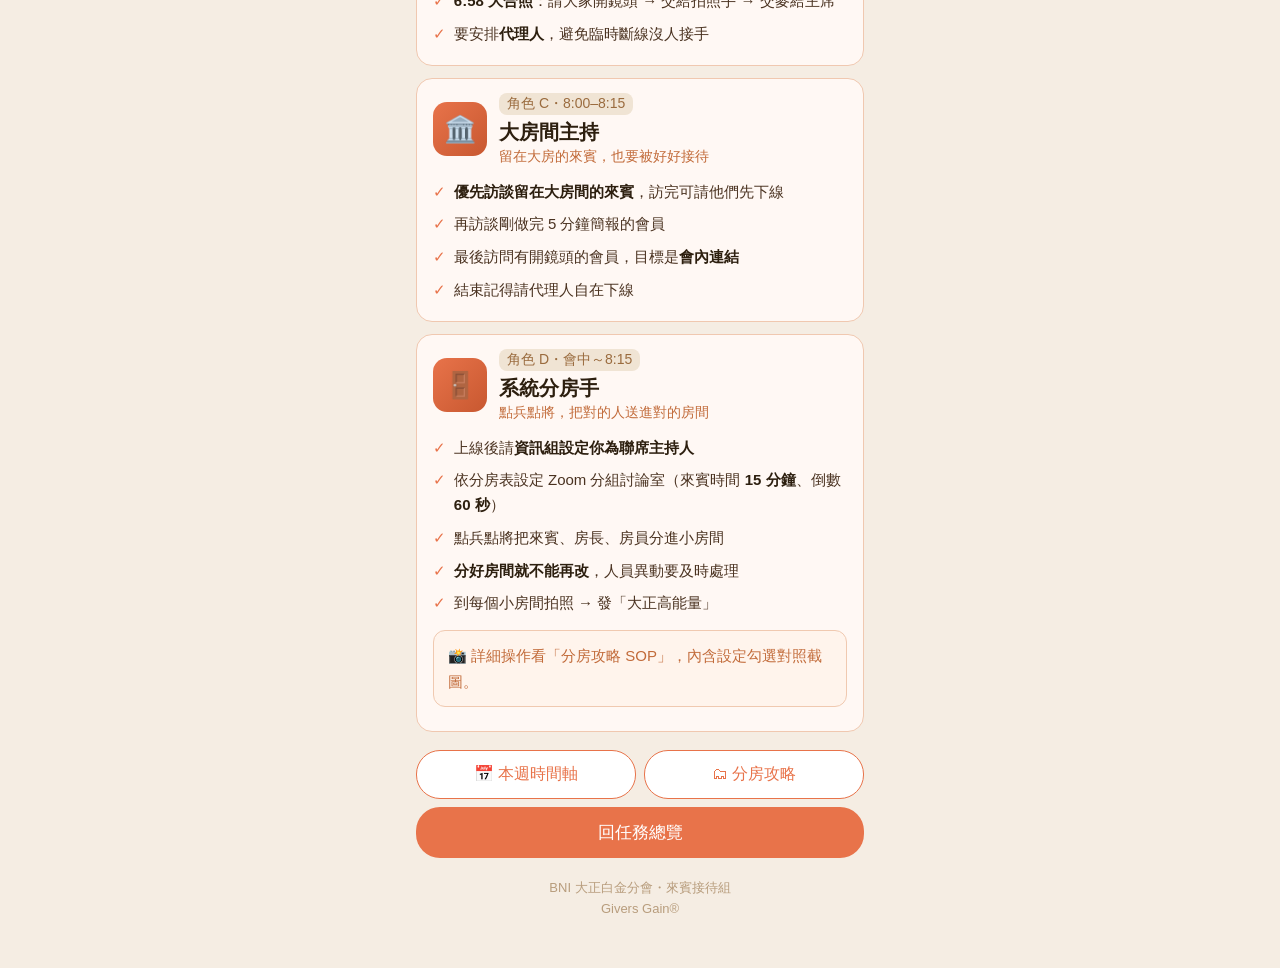
<file: roles.html>
<!DOCTYPE html>
<html lang="zh-Hant">
<head>
<meta charset="UTF-8">
<!-- 不進搜尋索引：分會內部工具＋一對一手交資料（/121/ 含生日與居住地）。
     follow 保留，連回 atpifit.com 的連結照樣傳遞。 -->
<meta name="robots" content="noindex, follow">
<meta name="viewport" content="width=device-width, initial-scale=1.0">
<title>來賓接待組・角色任務｜BNI 大正</title>
<link rel="stylesheet" href="style.css">
</head>
<body>
<div class="wrap">

  <div class="topbar">
    <div class="topbar-title">BNI 大正・來賓接待組</div>
    <div class="topbar-sub">賓至如歸</div>
  </div>

  <div class="pagehead">
    <h1>👋 角色任務一覽</h1>
    <p>接待組是<strong>分會形象大使</strong>——讓來賓感受滿滿能量、愛上大正分會。<br>感覺對了，心門就開了！</p>
  </div>

  <div class="card">
    <ul class="blist">
      <li><strong>會議前一日</strong>：Zoom 測試、安排來賓小會議室</li>
      <li><strong>會前 30 分鐘</strong>：互動交流、炒熱氣氛</li>
      <li><strong>會議中</strong>：場控與軟硬體協助（來賓改名／預開麥克風鏡頭）</li>
      <li><strong>會議後</strong>：小會議室分房互動</li>
    </ul>
  </div>

  <!-- 組長 -->
  <div class="charcard">
    <div class="charcard-top">
      <div class="char-avatar">👑</div>
      <div class="char-info">
        <span class="char-role-pill">接待老大</span>
        <div class="char-name">接待組長</div>
        <div class="char-slogan">掌握全局・分會成長就看你了！</div>
      </div>
    </div>
    <ul class="blist">
      <li>給來賓一個<strong>驚艷的例會體驗</strong></li>
      <li>掌握所有會員與來賓狀況、管理<strong>房長名單</strong></li>
      <li>佈達分工並 tag 主席與相關夥伴</li>
      <li>協助來賓完成入會申請、跟進潛在會員</li>
      <li>協調會員委員會訪談的前後作業</li>
      <li>組內培訓（主持／房長／系統）、<strong>每月開一次檢討會</strong></li>
      <li>完全負責來賓跟進報告</li>
    </ul>
  </div>

  <!-- A -->
  <div class="charcard">
    <div class="charcard-top">
      <div class="char-avatar">📋</div>
      <div class="char-info">
        <span class="char-role-pill">角色 A・安內</span>
        <div class="char-name">來賓資料手</div>
        <div class="char-slogan">掌握來賓資料，一切從名單開始</div>
      </div>
    </div>
    <ul class="blist">
      <li>週二 18:00 到「<strong>會務接龍</strong>」群抓來賓名單</li>
      <li>私訊引薦人<strong>確認來賓需求</strong>（支持相挺？想了解 BNI？要人脈引薦？）</li>
      <li>Key「<strong>來賓分配暨進度追蹤表</strong>」＋「<strong>主持輪值與來賓分房表</strong>」</li>
      <li>逐一聯繫房長確認可協助，有問題立即更換</li>
      <li>19:00 到「會務公告」群<strong>佈達名單</strong></li>
      <li>晚上發<strong>來賓群提醒</strong>（改名格式＋Zoom 連結）</li>
      <li>週四清來賓出群、提醒下週簡報者邀約來賓</li>
    </ul>
    <div class="copybox"><strong>摸需求話術：</strong>請問來賓們有什麼需要特別注意的嗎？來賓是來支持相挺的？還是有意願想了解 BNI 的內容？他們有想要人脈引薦嗎？</div>
  </div>

  <!-- B -->
  <div class="charcard">
    <div class="charcard-top">
      <div class="char-avatar">🎤</div>
      <div class="char-info">
        <span class="char-role-pill">角色 B・6:30–6:59</span>
        <div class="char-name">上／下半場主持人</div>
        <div class="char-slogan">會前訪談，讓來賓被看見</div>
      </div>
    </div>
    <ul class="blist">
      <li><strong>上半場 6:30–6:44</strong>／<strong>下半場 6:45–6:59</strong>，來賓依編號對半分工</li>
      <li>開場白 → 訪談來賓（產業？BNI 能幫什麼？今天想要什麼結果？）</li>
      <li>每位來賓<strong>最多 5 分鐘</strong>，講太久要適時中斷</li>
      <li>訪完的來賓提醒：「8:00 左右有 15 分鐘小房間交流喔」</li>
      <li>來賓訪完可訪有開鏡頭的夥伴</li>
      <li><strong>6:58 大合照</strong>：請大家開鏡頭 → 交給拍照手 → 交麥給主席</li>
      <li>要安排<strong>代理人</strong>，避免臨時斷線沒人接手</li>
    </ul>
  </div>

  <!-- C -->
  <div class="charcard">
    <div class="charcard-top">
      <div class="char-avatar">🏛️</div>
      <div class="char-info">
        <span class="char-role-pill">角色 C・8:00–8:15</span>
        <div class="char-name">大房間主持</div>
        <div class="char-slogan">留在大房的來賓，也要被好好接待</div>
      </div>
    </div>
    <ul class="blist">
      <li><strong>優先訪談留在大房間的來賓</strong>，訪完可請他們先下線</li>
      <li>再訪談剛做完 5 分鐘簡報的會員</li>
      <li>最後訪問有開鏡頭的會員，目標是<strong>會內連結</strong></li>
      <li>結束記得請代理人自在下線</li>
    </ul>
  </div>

  <!-- D -->
  <div class="charcard">
    <div class="charcard-top">
      <div class="char-avatar">🚪</div>
      <div class="char-info">
        <span class="char-role-pill">角色 D・會中～8:15</span>
        <div class="char-name">系統分房手</div>
        <div class="char-slogan">點兵點將，把對的人送進對的房間</div>
      </div>
    </div>
    <ul class="blist">
      <li>上線後請<strong>資訊組設定你為聯席主持人</strong></li>
      <li>依分房表設定 Zoom 分組討論室（來賓時間 <strong>15 分鐘</strong>、倒數 <strong>60 秒</strong>）</li>
      <li>點兵點將把來賓、房長、房員分進小房間</li>
      <li><strong>分好房間就不能再改</strong>，人員異動要及時處理</li>
      <li>到每個小房間拍照 → 發「大正高能量」</li>
    </ul>
    <div class="warnbox">📸 詳細操作看「分房攻略 SOP」，內含設定勾選對照截圖。</div>
  </div>

  <div class="navrow">
    <a class="btnW" href="timeline.html">📅 本週時間軸</a>
    <a class="btnW" href="sop.html">🗂 分房攻略</a>
  </div>
  <a class="btnO" href="index.html">回任務總覽</a>

  <div class="foot">BNI 大正白金分會・來賓接待組<br>Givers Gain®</div>
</div>
</body>
</html>
</file>
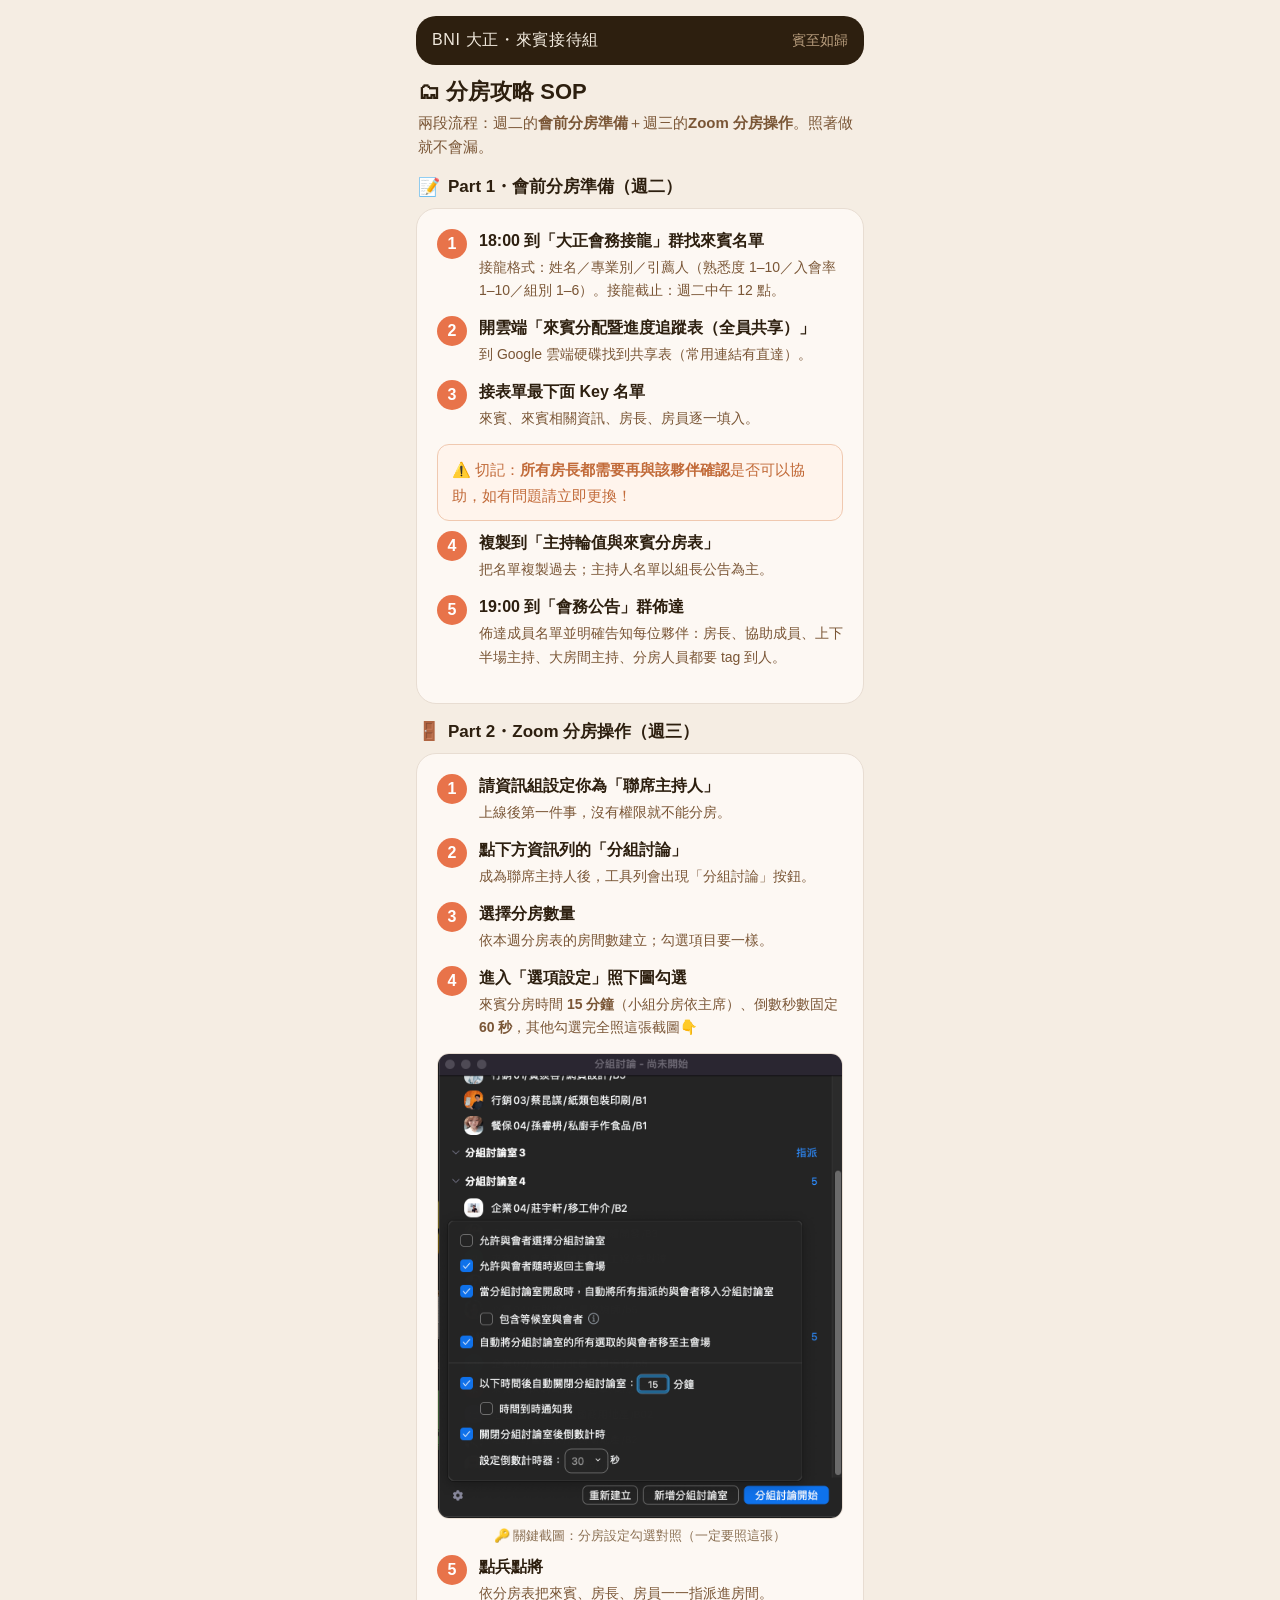
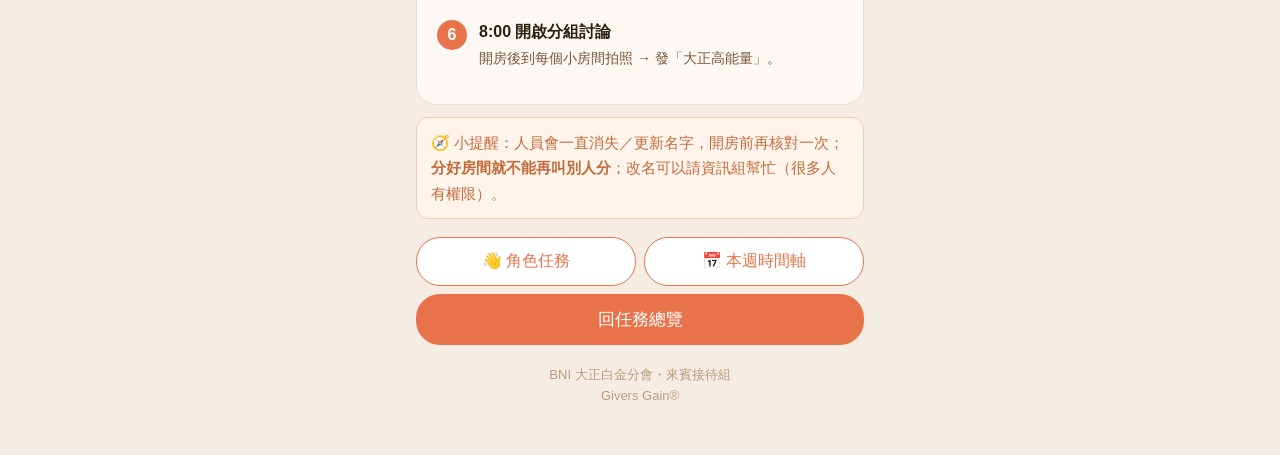
<file: sop.html>
<!DOCTYPE html>
<html lang="zh-Hant">
<head>
<meta charset="UTF-8">
<!-- 不進搜尋索引：分會內部工具＋一對一手交資料（/121/ 含生日與居住地）。
     follow 保留，連回 atpifit.com 的連結照樣傳遞。 -->
<meta name="robots" content="noindex, follow">
<meta name="viewport" content="width=device-width, initial-scale=1.0">
<title>分房攻略 SOP｜BNI 大正接待組</title>
<link rel="stylesheet" href="style.css">
</head>
<body>
<div class="wrap">

  <div class="topbar">
    <div class="topbar-title">BNI 大正・來賓接待組</div>
    <div class="topbar-sub">賓至如歸</div>
  </div>

  <div class="pagehead">
    <h1>🗂 分房攻略 SOP</h1>
    <p>兩段流程：週二的<strong>會前分房準備</strong>＋週三的<strong>Zoom 分房操作</strong>。照著做就不會漏。</p>
  </div>

  <div class="section-head"><span class="section-icon">📝</span><span class="section-title">Part 1・會前分房準備（週二）</span></div>
  <div class="card">
    <div class="step">
      <div class="step-num">1</div>
      <div class="step-body">
        <div class="step-name">18:00 到「大正會務接龍」群找來賓名單</div>
        <div class="step-desc">接龍格式：姓名／專業別／引薦人（熟悉度 1–10／入會率 1–10／組別 1–6）。接龍截止：週二中午 12 點。</div>
      </div>
    </div>
    <div class="step">
      <div class="step-num">2</div>
      <div class="step-body">
        <div class="step-name">開雲端「來賓分配暨進度追蹤表（全員共享）」</div>
        <div class="step-desc">到 Google 雲端硬碟找到共享表（常用連結有直達）。</div>
      </div>
    </div>
    <div class="step">
      <div class="step-num">3</div>
      <div class="step-body">
        <div class="step-name">接表單最下面 Key 名單</div>
        <div class="step-desc">來賓、來賓相關資訊、房長、房員逐一填入。</div>
      </div>
    </div>
    <div class="warnbox">⚠️ 切記：<strong>所有房長都需要再與該夥伴確認</strong>是否可以協助，如有問題請立即更換！</div>
    <div class="step">
      <div class="step-num">4</div>
      <div class="step-body">
        <div class="step-name">複製到「主持輪值與來賓分房表」</div>
        <div class="step-desc">把名單複製過去；主持人名單以組長公告為主。</div>
      </div>
    </div>
    <div class="step">
      <div class="step-num">5</div>
      <div class="step-body">
        <div class="step-name">19:00 到「會務公告」群佈達</div>
        <div class="step-desc">佈達成員名單並明確告知每位夥伴：房長、協助成員、上下半場主持、大房間主持、分房人員都要 tag 到人。</div>
      </div>
    </div>
  </div>

  <div class="section-head"><span class="section-icon">🚪</span><span class="section-title">Part 2・Zoom 分房操作（週三）</span></div>
  <div class="card">
    <div class="step">
      <div class="step-num">1</div>
      <div class="step-body">
        <div class="step-name">請資訊組設定你為「聯席主持人」</div>
        <div class="step-desc">上線後第一件事，沒有權限就不能分房。</div>
      </div>
    </div>
    <div class="step">
      <div class="step-num">2</div>
      <div class="step-body">
        <div class="step-name">點下方資訊列的「分組討論」</div>
        <div class="step-desc">成為聯席主持人後，工具列會出現「分組討論」按鈕。</div>
      </div>
    </div>
    <div class="step">
      <div class="step-num">3</div>
      <div class="step-body">
        <div class="step-name">選擇分房數量</div>
        <div class="step-desc">依本週分房表的房間數建立；勾選項目要一樣。</div>
      </div>
    </div>
    <div class="step">
      <div class="step-num">4</div>
      <div class="step-body">
        <div class="step-name">進入「選項設定」照下圖勾選</div>
        <div class="step-desc">來賓分房時間 <strong>15 分鐘</strong>（小組分房依主席）、倒數秒數固定 <strong>60 秒</strong>，其他勾選完全照這張截圖👇</div>
      </div>
    </div>

    <img class="shot" src="assets/分房設定.png" alt="Zoom 分組討論室設定截圖：15 分鐘、自動關閉、倒數計時">
    <div class="shot-cap">🔑 關鍵截圖：分房設定勾選對照（一定要照這張）</div>

    <div class="step">
      <div class="step-num">5</div>
      <div class="step-body">
        <div class="step-name">點兵點將</div>
        <div class="step-desc">依分房表把來賓、房長、房員一一指派進房間。</div>
      </div>
    </div>
    <div class="step">
      <div class="step-num">6</div>
      <div class="step-body">
        <div class="step-name">8:00 開啟分組討論</div>
        <div class="step-desc">開房後到每個小房間拍照 → 發「大正高能量」。</div>
      </div>
    </div>
  </div>

  <div class="warnbox">🧭 小提醒：人員會一直消失／更新名字，開房前再核對一次；<strong>分好房間就不能再叫別人分</strong>；改名可以請資訊組幫忙（很多人有權限）。</div>

  <div class="navrow">
    <a class="btnW" href="roles.html">👋 角色任務</a>
    <a class="btnW" href="timeline.html">📅 本週時間軸</a>
  </div>
  <a class="btnO" href="index.html">回任務總覽</a>

  <div class="foot">BNI 大正白金分會・來賓接待組<br>Givers Gain®</div>
</div>
</body>
</html>
</file>
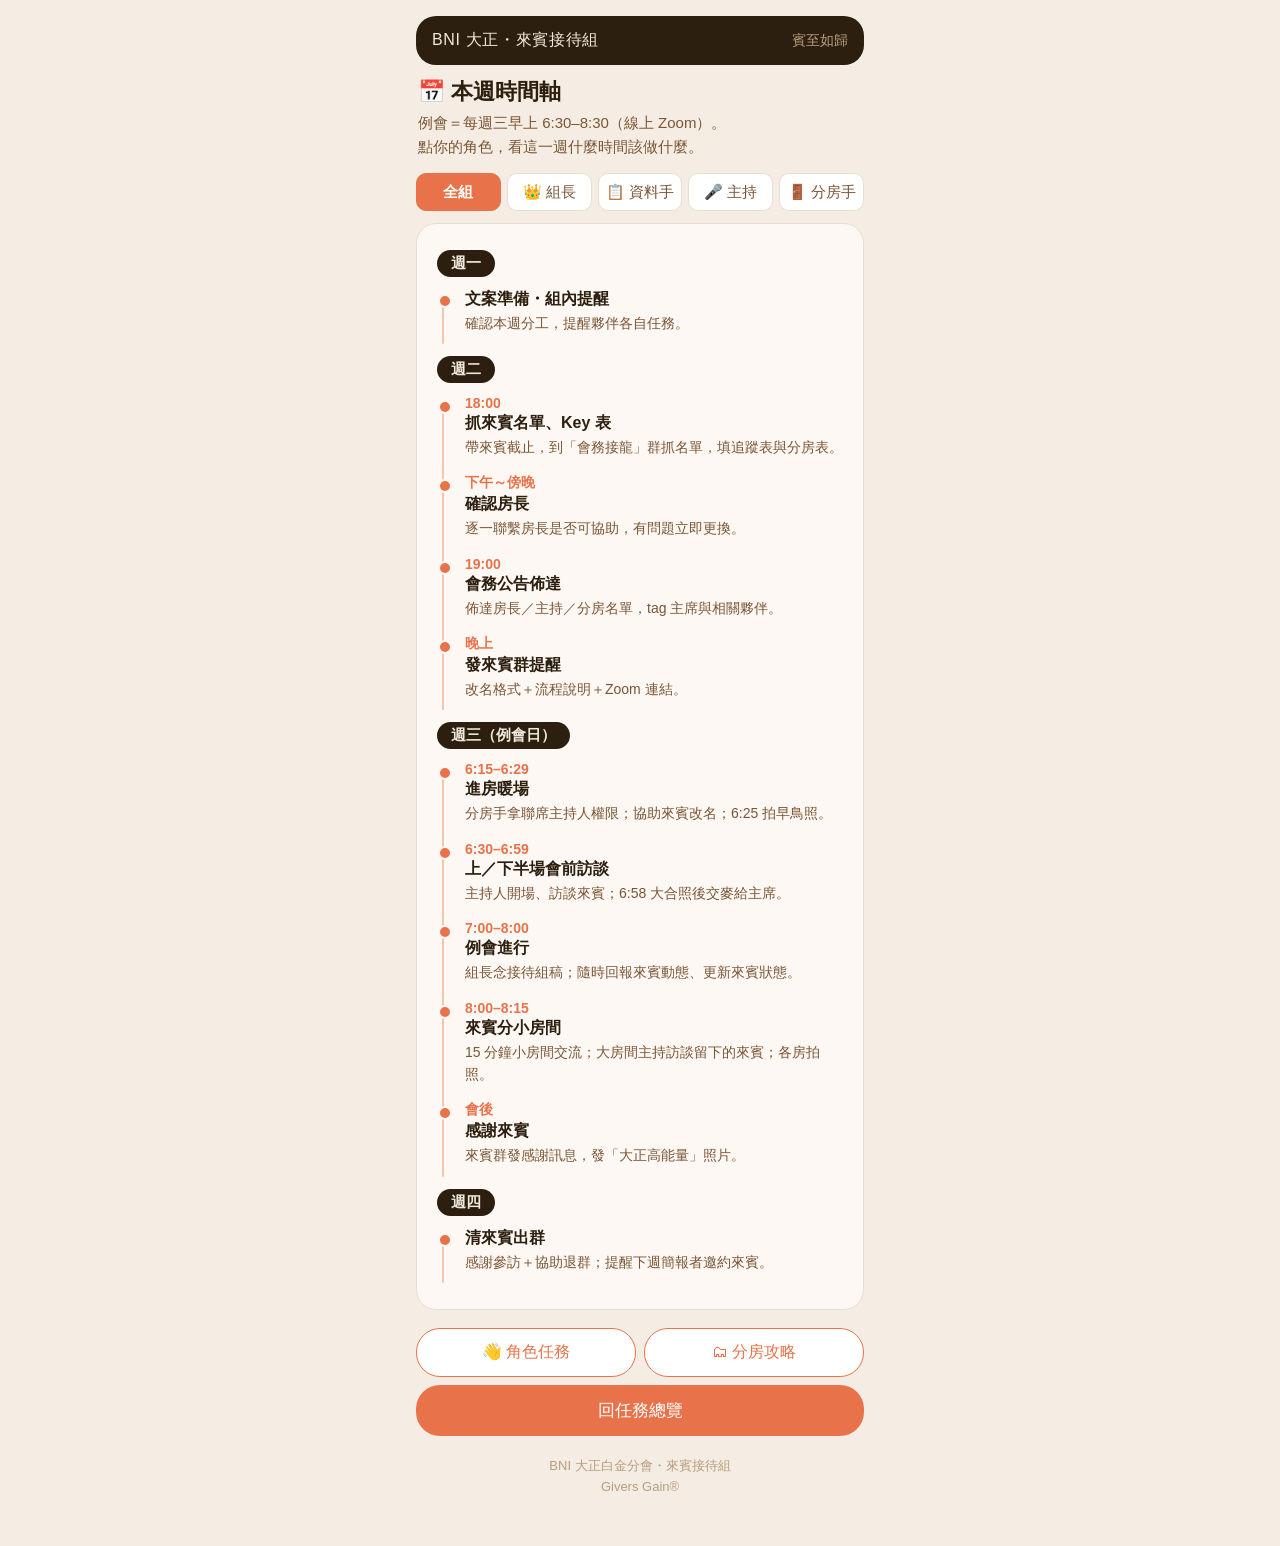
<file: timeline.html>
<!DOCTYPE html>
<html lang="zh-Hant">
<head>
<meta charset="UTF-8">
<!-- 不進搜尋索引：分會內部工具＋一對一手交資料（/121/ 含生日與居住地）。
     follow 保留，連回 atpifit.com 的連結照樣傳遞。 -->
<meta name="robots" content="noindex, follow">
<meta name="viewport" content="width=device-width, initial-scale=1.0">
<title>本週時間軸｜BNI 大正接待組</title>
<link rel="stylesheet" href="style.css">
</head>
<body>
<div class="wrap">

  <div class="topbar">
    <div class="topbar-title">BNI 大正・來賓接待組</div>
    <div class="topbar-sub">賓至如歸</div>
  </div>

  <div class="pagehead">
    <h1>📅 本週時間軸</h1>
    <p>例會＝每週三早上 6:30–8:30（線上 Zoom）。<br>點你的角色，看這一週什麼時間該做什麼。</p>
  </div>

  <div class="task-tabs">
    <button class="task-tab active" data-p="all">全組</button>
    <button class="task-tab" data-p="leader">👑 組長</button>
    <button class="task-tab" data-p="data">📋 資料手</button>
    <button class="task-tab" data-p="host">🎤 主持</button>
    <button class="task-tab" data-p="room">🚪 分房手</button>
  </div>

  <!-- 全組 -->
  <div class="card panel" id="p-all">
    <span class="day-pill">週一</span>
    <div class="tl">
      <div class="tl-item"><div class="tl-name">文案準備・組內提醒</div><div class="tl-desc">確認本週分工，提醒夥伴各自任務。</div></div>
    </div>
    <span class="day-pill">週二</span>
    <div class="tl">
      <div class="tl-item"><div class="tl-time">18:00</div><div class="tl-name">抓來賓名單、Key 表</div><div class="tl-desc">帶來賓截止，到「會務接龍」群抓名單，填追蹤表與分房表。</div></div>
      <div class="tl-item"><div class="tl-time">下午～傍晚</div><div class="tl-name">確認房長</div><div class="tl-desc">逐一聯繫房長是否可協助，有問題立即更換。</div></div>
      <div class="tl-item"><div class="tl-time">19:00</div><div class="tl-name">會務公告佈達</div><div class="tl-desc">佈達房長／主持／分房名單，tag 主席與相關夥伴。</div></div>
      <div class="tl-item"><div class="tl-time">晚上</div><div class="tl-name">發來賓群提醒</div><div class="tl-desc">改名格式＋流程說明＋Zoom 連結。</div></div>
    </div>
    <span class="day-pill">週三（例會日）</span>
    <div class="tl">
      <div class="tl-item"><div class="tl-time">6:15–6:29</div><div class="tl-name">進房暖場</div><div class="tl-desc">分房手拿聯席主持人權限；協助來賓改名；6:25 拍早鳥照。</div></div>
      <div class="tl-item"><div class="tl-time">6:30–6:59</div><div class="tl-name">上／下半場會前訪談</div><div class="tl-desc">主持人開場、訪談來賓；6:58 大合照後交麥給主席。</div></div>
      <div class="tl-item"><div class="tl-time">7:00–8:00</div><div class="tl-name">例會進行</div><div class="tl-desc">組長念接待組稿；隨時回報來賓動態、更新來賓狀態。</div></div>
      <div class="tl-item"><div class="tl-time">8:00–8:15</div><div class="tl-name">來賓分小房間</div><div class="tl-desc">15 分鐘小房間交流；大房間主持訪談留下的來賓；各房拍照。</div></div>
      <div class="tl-item"><div class="tl-time">會後</div><div class="tl-name">感謝來賓</div><div class="tl-desc">來賓群發感謝訊息，發「大正高能量」照片。</div></div>
    </div>
    <span class="day-pill">週四</span>
    <div class="tl">
      <div class="tl-item"><div class="tl-name">清來賓出群</div><div class="tl-desc">感謝參訪＋協助退群；提醒下週簡報者邀約來賓。</div></div>
    </div>
  </div>

  <!-- 組長 -->
  <div class="card panel" id="p-leader" hidden>
    <span class="day-pill">週一</span>
    <div class="tl">
      <div class="tl-item"><div class="tl-name">組內提醒</div><div class="tl-desc">確認本週分工與輪值，提醒夥伴任務。</div></div>
    </div>
    <span class="day-pill">週二</span>
    <div class="tl">
      <div class="tl-item"><div class="tl-name">把關房長名單</div><div class="tl-desc">確認房長人選（時間・工作・能力），特例太多要擋。</div></div>
      <div class="tl-item"><div class="tl-time">19:00</div><div class="tl-name">確認佈達</div><div class="tl-desc">會務公告佈達要 tag 主席＆接待老大。</div></div>
    </div>
    <span class="day-pill">週三（例會日）</span>
    <div class="tl">
      <div class="tl-item"><div class="tl-time">6:15</div><div class="tl-name">到場掌握全局</div><div class="tl-desc">確認會員出席狀況、主持與分房就位。</div></div>
      <div class="tl-item"><div class="tl-time">例會中</div><div class="tl-name">念接待組稿</div><div class="tl-desc">「我是來賓接待組組長〇〇〇，負責與會來賓的接待準備事宜⋯」介紹組員後交棒資訊組。</div></div>
      <div class="tl-item"><div class="tl-time">全程</div><div class="tl-name">回報來賓狀況</div><div class="tl-desc">隨時注意剛上線／未訪問的來賓，發起共識。</div></div>
    </div>
    <span class="day-pill">週四</span>
    <div class="tl">
      <div class="tl-item"><div class="tl-name">來賓跟進報告</div><div class="tl-desc">檢視追蹤表結案狀況——至關重要，分會成長就看你了！</div></div>
      <div class="tl-item sub"><div class="tl-name">每月一次</div><div class="tl-desc">召開接待組檢討會，安排培訓（主持／房長／系統）。</div></div>
    </div>
  </div>

  <!-- 資料手 -->
  <div class="card panel" id="p-data" hidden>
    <span class="day-pill">週二</span>
    <div class="tl">
      <div class="tl-item"><div class="tl-time">18:00</div><div class="tl-name">會務接龍抓名單</div><div class="tl-desc">到「大正會務接龍」群找來賓名單（姓名／專業別／引薦人）。</div></div>
      <div class="tl-item"><div class="tl-time">18:00 後</div><div class="tl-name">Key 兩張表</div><div class="tl-desc">「來賓分配暨進度追蹤表」接最下面 key 名單；再複製到「主持輪值與來賓分房表」。</div></div>
      <div class="tl-item"><div class="tl-name">私訊摸需求</div><div class="tl-desc">問引薦人：來賓是支持相挺？想了解 BNI？要人脈引薦？</div></div>
      <div class="tl-item"><div class="tl-name">確認房長</div><div class="tl-desc">所有房長都要再次確認可協助，有問題立即更換。</div></div>
      <div class="tl-item"><div class="tl-time">19:00</div><div class="tl-name">會務公告佈達</div><div class="tl-desc">佈達成員名單並明確告知每位夥伴（tag 到人）。</div></div>
      <div class="tl-item"><div class="tl-time">晚上</div><div class="tl-name">來賓群提醒</div><div class="tl-desc">發改名格式＋流程＋Zoom 連結（話術包有現成模板）。</div></div>
    </div>
    <span class="day-pill">週三（例會日）</span>
    <div class="tl">
      <div class="tl-item"><div class="tl-time">全程</div><div class="tl-name">更新來賓狀態</div><div class="tl-desc">已上線／未上線／已訪，同步到主持群讓主持人接手。</div></div>
    </div>
    <span class="day-pill">週四</span>
    <div class="tl">
      <div class="tl-item"><div class="tl-name">清來賓出群</div><div class="tl-desc">發感謝詞、協助來賓退群。</div></div>
      <div class="tl-item"><div class="tl-name">提醒下週</div><div class="tl-desc">提醒下週簡報者邀約來賓。</div></div>
    </div>
  </div>

  <!-- 主持 -->
  <div class="card panel" id="p-host" hidden>
    <span class="day-pill">週二</span>
    <div class="tl">
      <div class="tl-item"><div class="tl-time">晚上</div><div class="tl-name">確認場次與來賓</div><div class="tl-desc">收到佈達後確認自己是上／下半場或大房間，看來賓名單預想訪談。</div></div>
    </div>
    <span class="day-pill">週三（例會日）</span>
    <div class="tl">
      <div class="tl-item"><div class="tl-time">6:15–6:29</div><div class="tl-name">進房暖場</div><div class="tl-desc">會前閒聊以夥伴為主，來賓提早上線要簡單問候；6:25 早鳥照。</div></div>
      <div class="tl-item"><div class="tl-time">6:30–6:44</div><div class="tl-name">上半場主持</div><div class="tl-desc">開場白 → 訪談來賓（編號前半），每位最多 5 分鐘。</div></div>
      <div class="tl-item"><div class="tl-time">6:45–6:59</div><div class="tl-name">下半場主持</div><div class="tl-desc">中場交接 → 訪談來賓（編號後半）。</div></div>
      <div class="tl-item"><div class="tl-time">6:58</div><div class="tl-name">大合照</div><div class="tl-desc">請大家開鏡頭 → 交拍照手 → 交麥給主席。</div></div>
      <div class="tl-item"><div class="tl-time">8:00–8:15</div><div class="tl-name">大房間主持</div><div class="tl-desc">優先訪留在大房的來賓 → 簡報過的會員 → 開鏡會員。</div></div>
    </div>
  </div>

  <!-- 分房手 -->
  <div class="card panel" id="p-room" hidden>
    <span class="day-pill">週二</span>
    <div class="tl">
      <div class="tl-item"><div class="tl-time">晚上</div><div class="tl-name">對分房表</div><div class="tl-desc">確認來賓、房長、房員名單分組無誤。</div></div>
    </div>
    <span class="day-pill">週三（例會日）</span>
    <div class="tl">
      <div class="tl-item"><div class="tl-time">6:15</div><div class="tl-name">拿權限</div><div class="tl-desc">上線後請資訊組設定你為「聯席主持人」。</div></div>
      <div class="tl-item"><div class="tl-time">會議中</div><div class="tl-name">設定分組討論室</div><div class="tl-desc">依分房表建房，來賓時間 15 分鐘、倒數 60 秒，勾選照 SOP 對照圖。</div></div>
      <div class="tl-item"><div class="tl-time">8:00</div><div class="tl-name">開啟分房</div><div class="tl-desc">點兵點將送人進房；分好房間不能再改。</div></div>
      <div class="tl-item"><div class="tl-time">8:00–8:15</div><div class="tl-name">各房拍照</div><div class="tl-desc">到每個小房間拍照 → 發「大正高能量」。</div></div>
    </div>
    <div class="warnbox">🗂 完整 Zoom 操作截圖請看「分房攻略 SOP」。</div>
  </div>

  <div class="navrow">
    <a class="btnW" href="roles.html">👋 角色任務</a>
    <a class="btnW" href="sop.html">🗂 分房攻略</a>
  </div>
  <a class="btnO" href="index.html">回任務總覽</a>

  <div class="foot">BNI 大正白金分會・來賓接待組<br>Givers Gain®</div>
</div>

<script>
document.querySelectorAll('.task-tab').forEach(tab => {
  tab.addEventListener('click', () => {
    document.querySelectorAll('.task-tab').forEach(t => t.classList.remove('active'));
    tab.classList.add('active');
    document.querySelectorAll('.panel').forEach(p => p.hidden = true);
    document.getElementById('p-' + tab.dataset.p).hidden = false;
  });
});
</script>
</body>
</html>
</file>
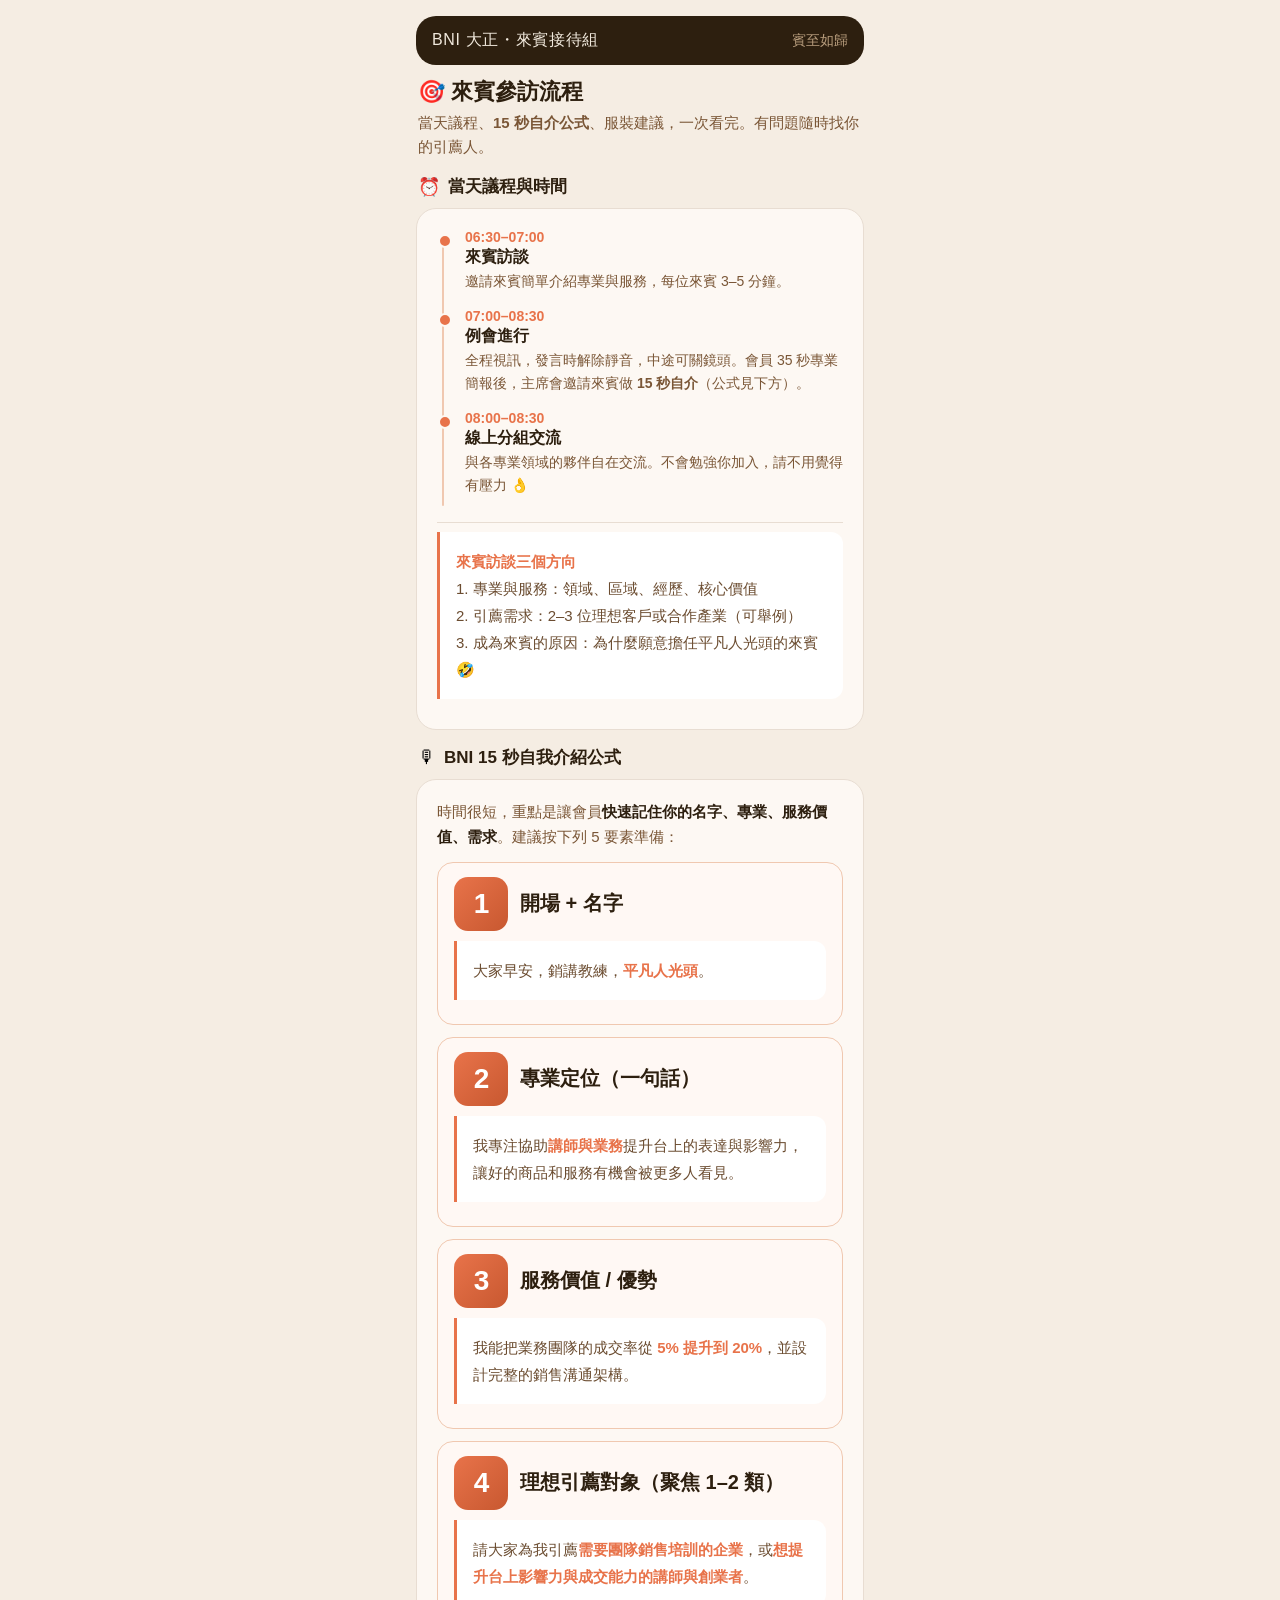
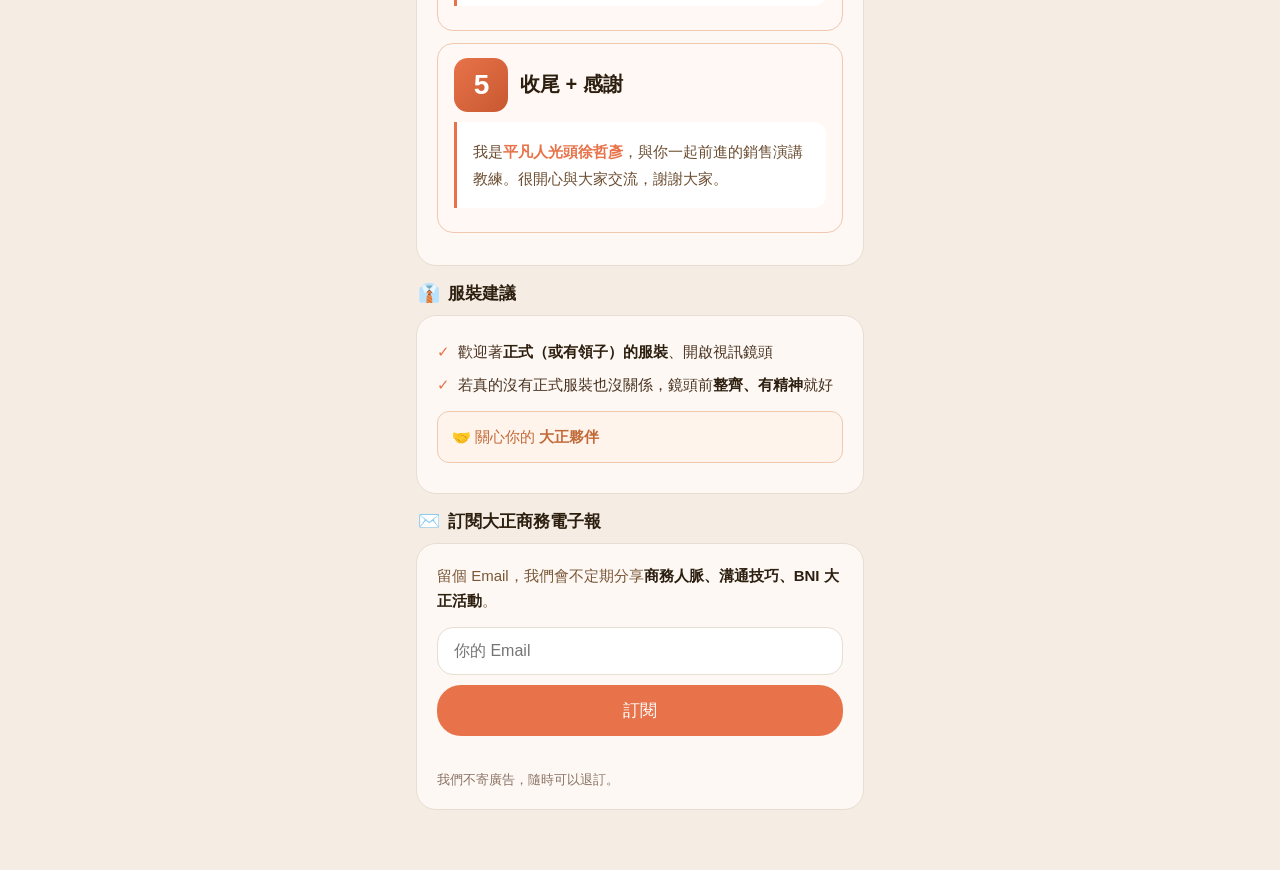
<file: visitor-flow.html>
<!DOCTYPE html>
<html lang="zh-Hant">
<head>
<meta charset="UTF-8">
<!-- 不進搜尋索引：給來賓看的參訪備忘，分會內部用 -->
<meta name="robots" content="noindex, follow">
<meta name="viewport" content="width=device-width, initial-scale=1.0">
<title>來賓參訪流程｜BNI 大正</title>
<link rel="stylesheet" href="style.css">
</head>
<body>
<div class="wrap">

  <div class="topbar">
    <div class="topbar-title">BNI 大正・來賓接待組</div>
    <div class="topbar-sub">賓至如歸</div>
  </div>

  <div class="pagehead">
    <h1>🎯 來賓參訪流程</h1>
    <p>當天議程、<strong>15 秒自介公式</strong>、服裝建議，一次看完。有問題隨時找你的引薦人。</p>
  </div>

  <!-- Section 1: 當天議程 -->
  <div class="section-head"><span class="section-icon">⏰</span><span class="section-title">當天議程與時間</span></div>
  <div class="card">
    <div class="tl">
      <div class="tl-item">
        <div class="tl-time">06:30–07:00</div>
        <div class="tl-name">來賓訪談</div>
        <div class="tl-desc">邀請來賓簡單介紹專業與服務，每位來賓 3–5 分鐘。</div>
      </div>
      <div class="tl-item">
        <div class="tl-time">07:00–08:30</div>
        <div class="tl-name">例會進行</div>
        <div class="tl-desc">全程視訊，發言時解除靜音，中途可關鏡頭。會員 35 秒專業簡報後，主席會邀請來賓做 <strong>15 秒自介</strong>（公式見下方）。</div>
      </div>
      <div class="tl-item">
        <div class="tl-time">08:00–08:30</div>
        <div class="tl-name">線上分組交流</div>
        <div class="tl-desc">與各專業領域的夥伴自在交流。不會勉強你加入，請不用覺得有壓力 👌</div>
      </div>
    </div>

    <div class="hdiv"></div>

    <div class="copybox"><strong>來賓訪談三個方向</strong>
1. 專業與服務：領域、區域、經歷、核心價值
2. 引薦需求：2–3 位理想客戶或合作產業（可舉例）
3. 成為來賓的原因：為什麼願意擔任平凡人光頭的來賓 🤣</div>
  </div>

  <!-- Section 2: 15 秒公式 -->
  <div class="section-head"><span class="section-icon">🎙</span><span class="section-title">BNI 15 秒自我介紹公式</span></div>
  <div class="card">
    <p style="font-size:15px;color:#7a5636;line-height:1.65;margin-bottom:12px;">時間很短，重點是讓會員<strong style="color:#2d1f0f;">快速記住你的名字、專業、服務價值、需求</strong>。建議按下列 5 要素準備：</p>

    <div class="charcard">
      <div class="charcard-top">
        <div class="char-avatar" style="color:#fff;font-weight:800;font-size:28px;letter-spacing:-1px;">1</div>
        <div class="char-info">
          <div class="char-name">開場 + 名字</div>
        </div>
      </div>
      <div class="copybox">大家早安，銷講教練，<strong>平凡人光頭</strong>。</div>
    </div>

    <div class="charcard">
      <div class="charcard-top">
        <div class="char-avatar" style="color:#fff;font-weight:800;font-size:28px;letter-spacing:-1px;">2</div>
        <div class="char-info">
          <div class="char-name">專業定位（一句話）</div>
        </div>
      </div>
      <div class="copybox">我專注協助<strong>講師與業務</strong>提升台上的表達與影響力，讓好的商品和服務有機會被更多人看見。</div>
    </div>

    <div class="charcard">
      <div class="charcard-top">
        <div class="char-avatar" style="color:#fff;font-weight:800;font-size:28px;letter-spacing:-1px;">3</div>
        <div class="char-info">
          <div class="char-name">服務價值 / 優勢</div>
        </div>
      </div>
      <div class="copybox">我能把業務團隊的成交率從 <strong>5% 提升到 20%</strong>，並設計完整的銷售溝通架構。</div>
    </div>

    <div class="charcard">
      <div class="charcard-top">
        <div class="char-avatar" style="color:#fff;font-weight:800;font-size:28px;letter-spacing:-1px;">4</div>
        <div class="char-info">
          <div class="char-name">理想引薦對象（聚焦 1–2 類）</div>
        </div>
      </div>
      <div class="copybox">請大家為我引薦<strong>需要團隊銷售培訓的企業</strong>，或<strong>想提升台上影響力與成交能力的講師與創業者</strong>。</div>
    </div>

    <div class="charcard">
      <div class="charcard-top">
        <div class="char-avatar" style="color:#fff;font-weight:800;font-size:28px;letter-spacing:-1px;">5</div>
        <div class="char-info">
          <div class="char-name">收尾 + 感謝</div>
        </div>
      </div>
      <div class="copybox">我是<strong>平凡人光頭徐哲彥</strong>，與你一起前進的銷售演講教練。很開心與大家交流，謝謝大家。</div>
    </div>
  </div>

  <!-- Section 3: 服裝 -->
  <div class="section-head"><span class="section-icon">👔</span><span class="section-title">服裝建議</span></div>
  <div class="card">
    <ul class="blist">
      <li>歡迎著<strong>正式（或有領子）的服裝</strong>、開啟視訊鏡頭</li>
      <li>若真的沒有正式服裝也沒關係，鏡頭前<strong>整齊、有精神</strong>就好</li>
    </ul>
    <div class="warnbox">🤝 關心你的 <strong>大正夥伴</strong></div>
  </div>

  <!-- Section 4: 訂閱電子報 -->
  <div class="section-head"><span class="section-icon">✉️</span><span class="section-title">訂閱大正商務電子報</span></div>
  <div class="card">
    <p style="font-size:15px;color:#7a5636;line-height:1.65;margin-bottom:14px;">
      留個 Email，我們會不定期分享<strong style="color:#2d1f0f;">商務人脈、溝通技巧、BNI 大正活動</strong>。
    </p>
    <form id="sub-form" novalidate>
      <input type="email" name="email" placeholder="你的 Email" required autocomplete="email"
             style="width:100%;padding:14px 16px;font-size:16px;border:1.5px solid #e8ddd2;border-radius:16px;margin-bottom:10px;font-family:inherit;background:#fff;" />
      <button type="submit" class="btnO" id="sub-btn">訂閱</button>
    </form>
    <p id="sub-msg" style="margin-top:10px;font-size:14px;font-weight:600;min-height:1.5em;"></p>
    <p style="margin-top:4px;font-size:13px;color:#8a7266;">我們不寄廣告，隨時可以退訂。</p>
  </div>

<script>
(function(){
  // Apps Script 端點(跟 atpifit.com 官網 Newsletter 共用),後端寫 Sheet + 推 LaunChill workflow②
  var SHEET_API = 'https://script.google.com/macros/s/AKfycbz7VxeV8ZmjSiGNO-G3ZwRLPg-H1H2NjXHy6brCU5yVaVoYOXB-LItU750j81Q3eno/exec';
  var form = document.getElementById('sub-form');
  var msg = document.getElementById('sub-msg');
  var btn = document.getElementById('sub-btn');
  function say(text, color){ msg.textContent = text; msg.style.color = color; }
  form.addEventListener('submit', async function(e){
    e.preventDefault();
    var email = (form.email.value || '').trim();
    if (!email) return;
    btn.disabled = true;
    var original = btn.textContent;
    btn.textContent = '送出中…';
    say('', '');
    try {
      // text/plain = 簡單請求,避開 CORS 預檢(跟官網/測驗同一招)
      var r = await fetch(SHEET_API, {
        method: 'POST',
        headers: { 'Content-Type': 'text/plain;charset=utf-8' },
        body: JSON.stringify({
          email: email,
          source: 'bni-visitor-flow',  // 這批來自 BNI 來賓流程頁,之後要分 cohort 看這欄
          page: location.pathname,
          timestamp: new Date().toISOString()
        })
      });
      var d = await r.json().catch(function(){ return {}; });
      if (!r.ok || d.status !== 'ok') throw new Error(d.status || 'HTTP ' + r.status);
      form.remove();
      say('✅ 訂閱好了，第一封信在路上。', '#4a7c3a');
    } catch (err) {
      console.warn('訂閱失敗:', err);
      say('⚠️ 送出時出了點狀況，麻煩再按一次。', '#c26b3a');
      btn.disabled = false;
      btn.textContent = original;
    }
  });
})();
</script>

</div>
</body>
</html>
</file>
<file: style.css>
*{box-sizing:border-box;margin:0;padding:0;}
html,body{background:#f5ede3;font-family:-apple-system,"PingFang TC","Noto Sans TC",sans-serif;min-height:100vh;}
.wrap{max-width:480px;margin:0 auto;padding:1rem 1rem 3rem;}

/* ── 頂部 bar ── */
.topbar{background:#2d1f0f;padding:14px 16px;display:flex;align-items:center;justify-content:space-between;border-radius:20px;margin-bottom:12px;}
.topbar-title{font-size:16px;font-weight:500;color:#f0e8dc;letter-spacing:.04em;}
.topbar-sub{font-size:14px;color:#b89d7d;}
.pagehead{margin:6px 2px 14px;}
.pagehead h1{font-size:22px;font-weight:700;color:#2d1f0f;margin-bottom:4px;}
.pagehead p{font-size:15px;color:#7a5636;line-height:1.6;}

/* ── 卡片 ── */
.card{background:#fdf8f3;border-radius:20px;padding:1.25rem;border:0.5px solid #e8ddd2;margin-bottom:.75rem;}
.hdiv{height:0.5px;background:#e8ddd2;margin:10px 0;}

/* ── 角色卡 ── */
.charcard{background:#fff8f4;border:0.5px solid #f0c8b0;border-radius:16px;padding:14px 16px;margin-bottom:12px;}
.charcard-top{display:flex;align-items:center;gap:12px;margin-bottom:10px;}
.char-avatar{width:54px;height:54px;border-radius:14px;background:linear-gradient(135deg,#e8734a,#c85830);display:flex;align-items:center;justify-content:center;font-size:26px;flex-shrink:0;}
.char-info{flex:1;}
.char-role-pill{font-size:14px;color:#9a6b3e;background:#f0e4d4;border-radius:8px;padding:2px 8px;display:inline-block;margin-bottom:4px;}
.char-name{font-size:20px;font-weight:600;color:#2d1f0f;}
.char-slogan{font-size:14px;color:#c26b3a;margin-top:2px;}

/* ── 清單 ── */
.blist{list-style:none;}
.blist li{font-size:15px;color:#4a3220;padding:4px 0 4px 1.3rem;position:relative;line-height:1.65;}
.blist li::before{content:"✓";position:absolute;left:0;color:#e8734a;}
.blist li strong{color:#2d1f0f;font-weight:600;}

/* ── 話術/引用框 ── */
.copybox{background:#fff;border-left:3px solid #e8734a;border-radius:0 12px 12px 0;padding:1rem;font-size:15px;color:#6b4c30;line-height:1.8;margin:10px 0;white-space:pre-line;}
.copybox strong{color:#e8734a;font-weight:600;}

/* ── 時間軸 ── */
.task-tabs{display:flex;gap:6px;margin-bottom:12px;flex-wrap:wrap;}
.task-tab{flex:1;white-space:nowrap;background:#fff;border:0.5px solid #e8ddd2;border-radius:10px;padding:8px 6px;font-size:15px;color:#7a5636;cursor:pointer;line-height:1.3;font-family:inherit;text-align:center;}
.task-tab.active{background:#e8734a;color:#fff;border-color:#e8734a;font-weight:600;}
.tl{position:relative;padding-left:20px;}
.tl::before{content:"";position:absolute;left:5px;top:6px;bottom:6px;width:2px;background:#f0c8b0;border-radius:1px;}
.tl-item{position:relative;padding:0 0 16px 8px;}
.tl-item::before{content:"";position:absolute;left:-19px;top:5px;width:10px;height:10px;border-radius:50%;background:#e8734a;border:2px solid #fdf8f3;}
.tl-item.sub::before{background:#f0c8b0;}
.tl-time{font-size:14px;font-weight:700;color:#e8734a;margin-bottom:2px;}
.tl-name{font-size:16px;font-weight:600;color:#2d1f0f;margin-bottom:2px;}
.tl-desc{font-size:14px;color:#7a5636;line-height:1.6;}
.day-pill{display:inline-block;background:#2d1f0f;color:#f0e8dc;border-radius:20px;padding:4px 14px;font-size:15px;font-weight:600;margin:6px 0 12px;}

/* ── SOP 步驟 ── */
.step{display:flex;gap:12px;margin-bottom:14px;}
.step-num{width:30px;height:30px;border-radius:50%;background:#e8734a;color:#fff;font-size:16px;font-weight:700;display:flex;align-items:center;justify-content:center;flex-shrink:0;}
.step-body{flex:1;}
.step-name{font-size:16px;font-weight:600;color:#2d1f0f;margin-bottom:3px;line-height:1.5;}
.step-desc{font-size:14px;color:#7a5636;line-height:1.65;}
.warnbox{background:#fff4ec;border:1px solid #f0c9b0;border-radius:12px;padding:12px 14px;font-size:15px;color:#c26b3a;line-height:1.7;margin:10px 0;}
.shot{width:100%;border-radius:12px;border:0.5px solid #e8ddd2;margin:8px 0;display:block;}
.shot-cap{font-size:13px;color:#8a6f52;text-align:center;margin-bottom:10px;}

/* ── 導覽按鈕 ── */
.btnO{display:block;width:100%;background:#e8734a;color:#fff;border:none;border-radius:24px;padding:14px;font-size:17px;font-weight:500;cursor:pointer;text-align:center;margin-bottom:8px;text-decoration:none;}
.btnW{display:block;width:100%;background:#fff;color:#e8734a;border:1px solid #e8734a;border-radius:24px;padding:13px;font-size:16px;font-weight:500;cursor:pointer;text-align:center;margin-bottom:8px;text-decoration:none;}
.navrow{display:flex;gap:8px;margin-top:18px;}
.navrow a{flex:1;}
.foot{text-align:center;font-size:13px;color:#b89d7d;margin-top:20px;line-height:1.6;}

.section-head{display:flex;align-items:center;gap:8px;margin:16px 2px 10px;}
.section-icon{font-size:18px;}
.section-title{font-size:17px;font-weight:600;color:#2d1f0f;flex:1;}
</file>
